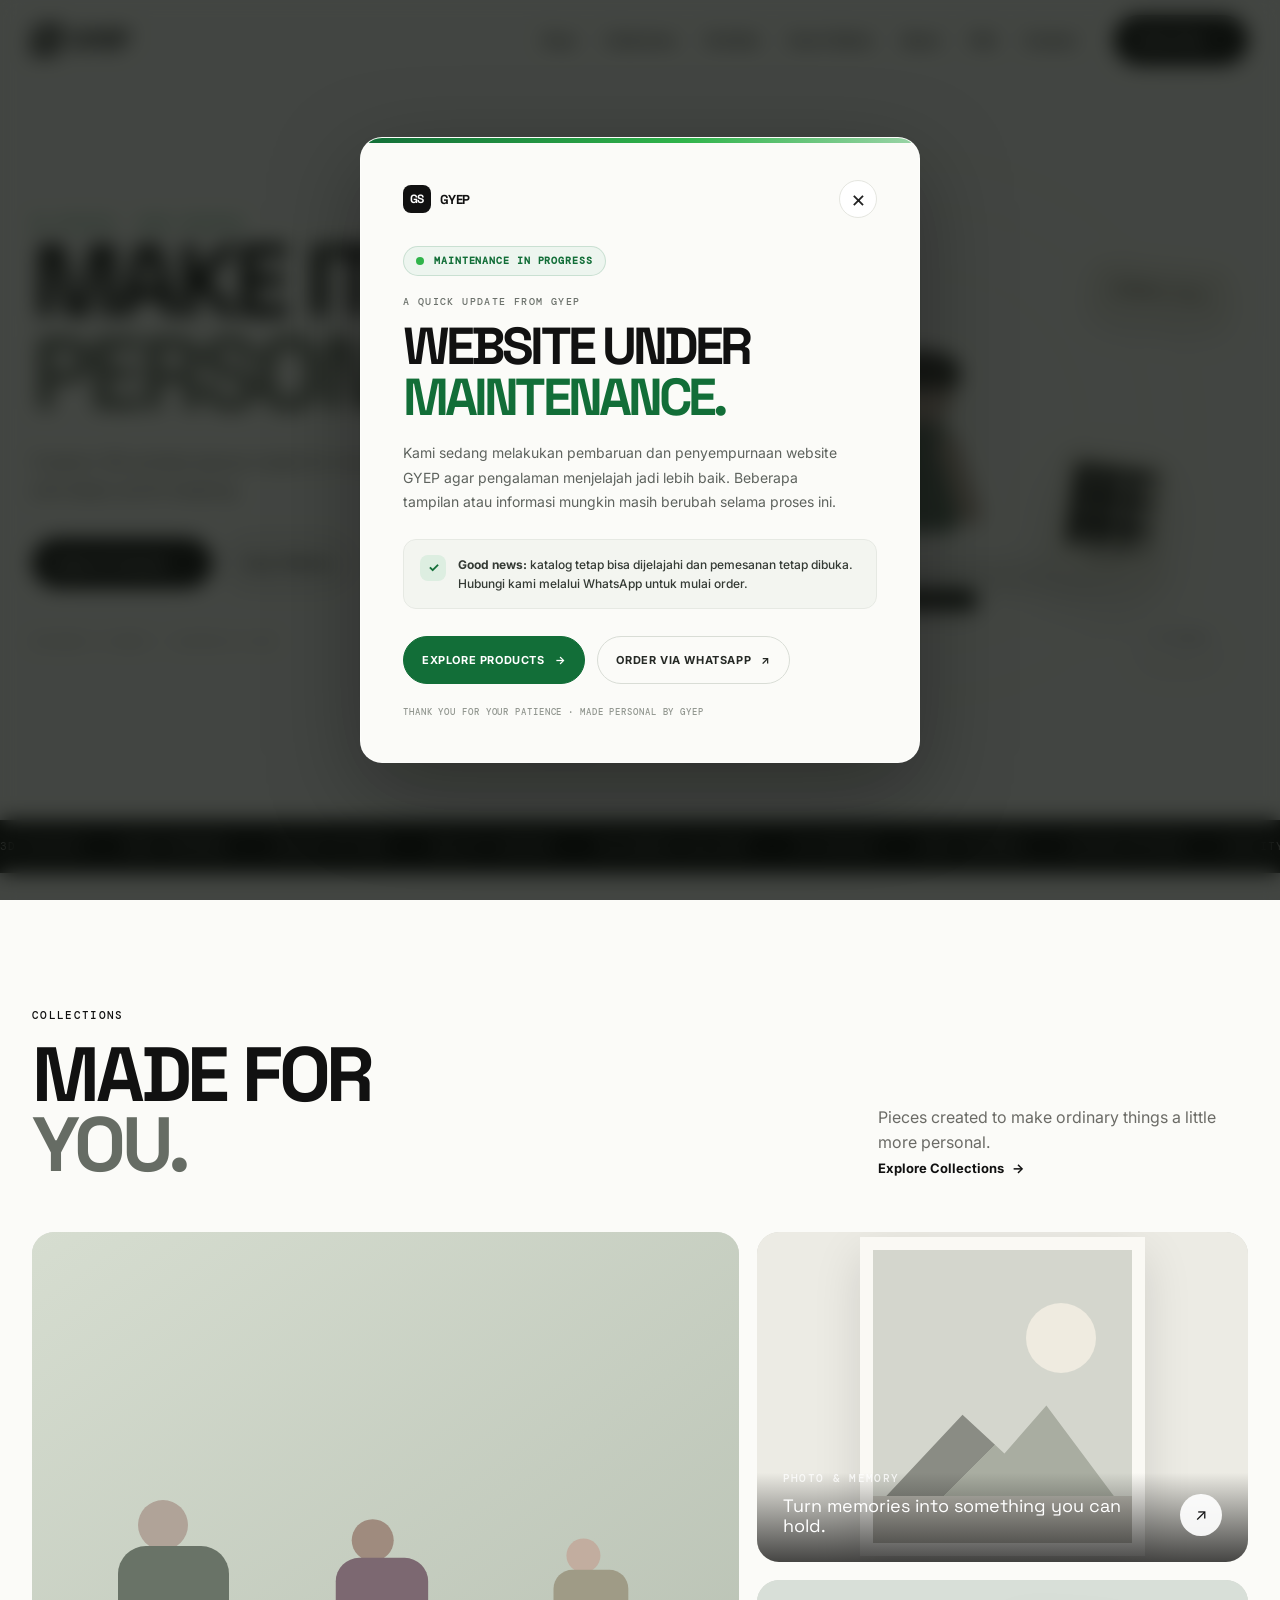
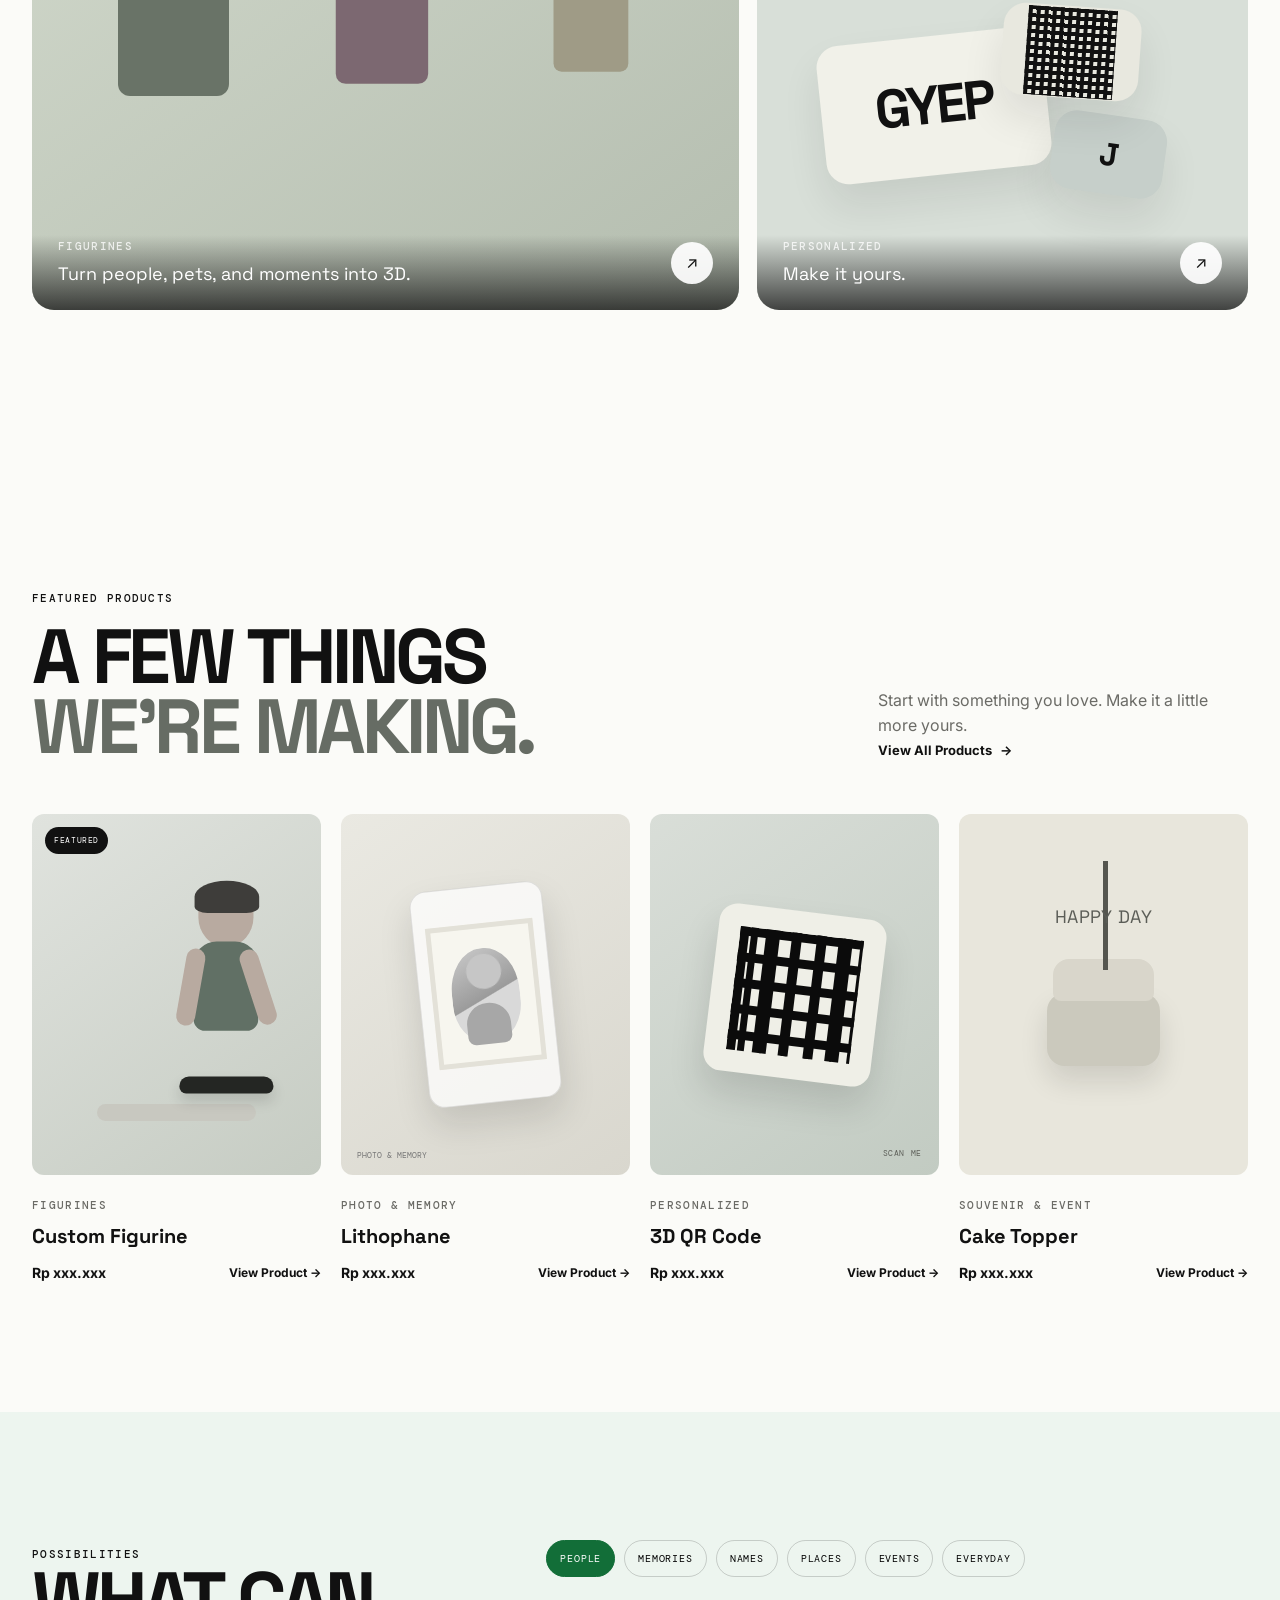
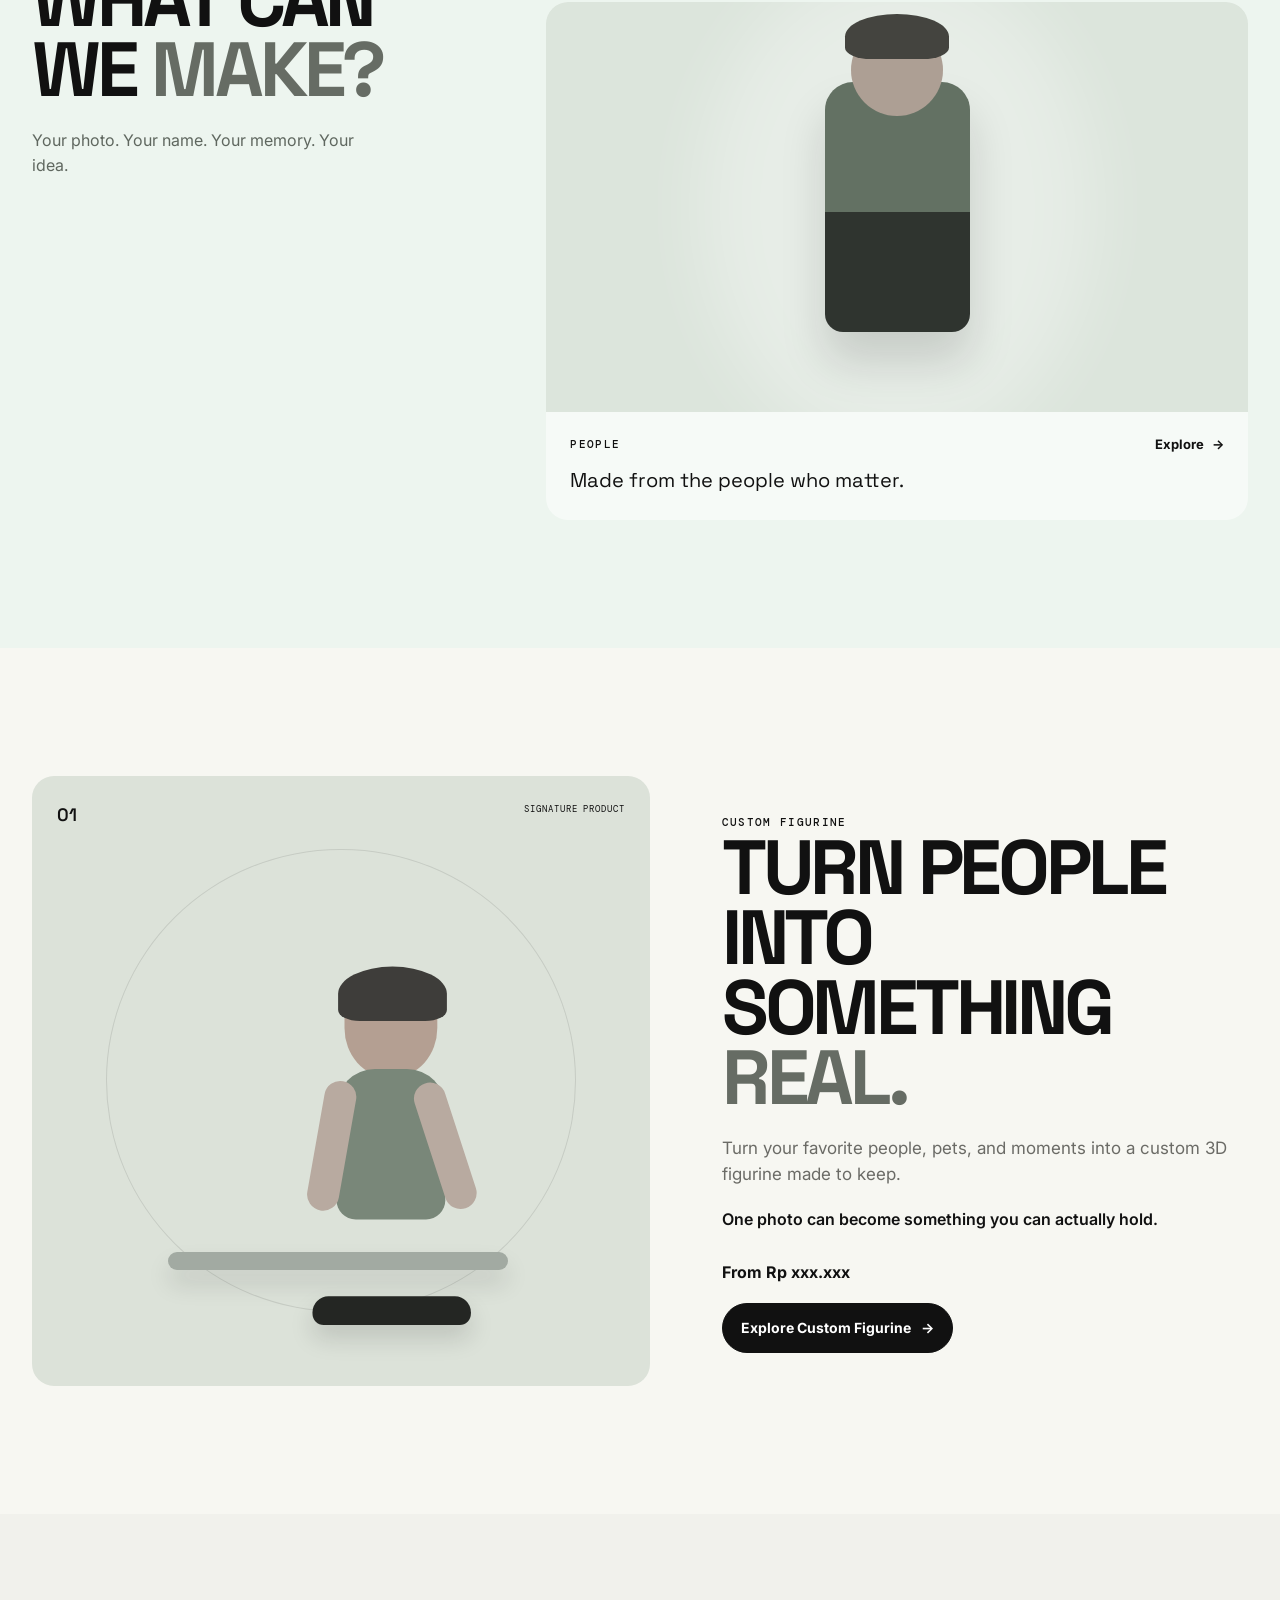
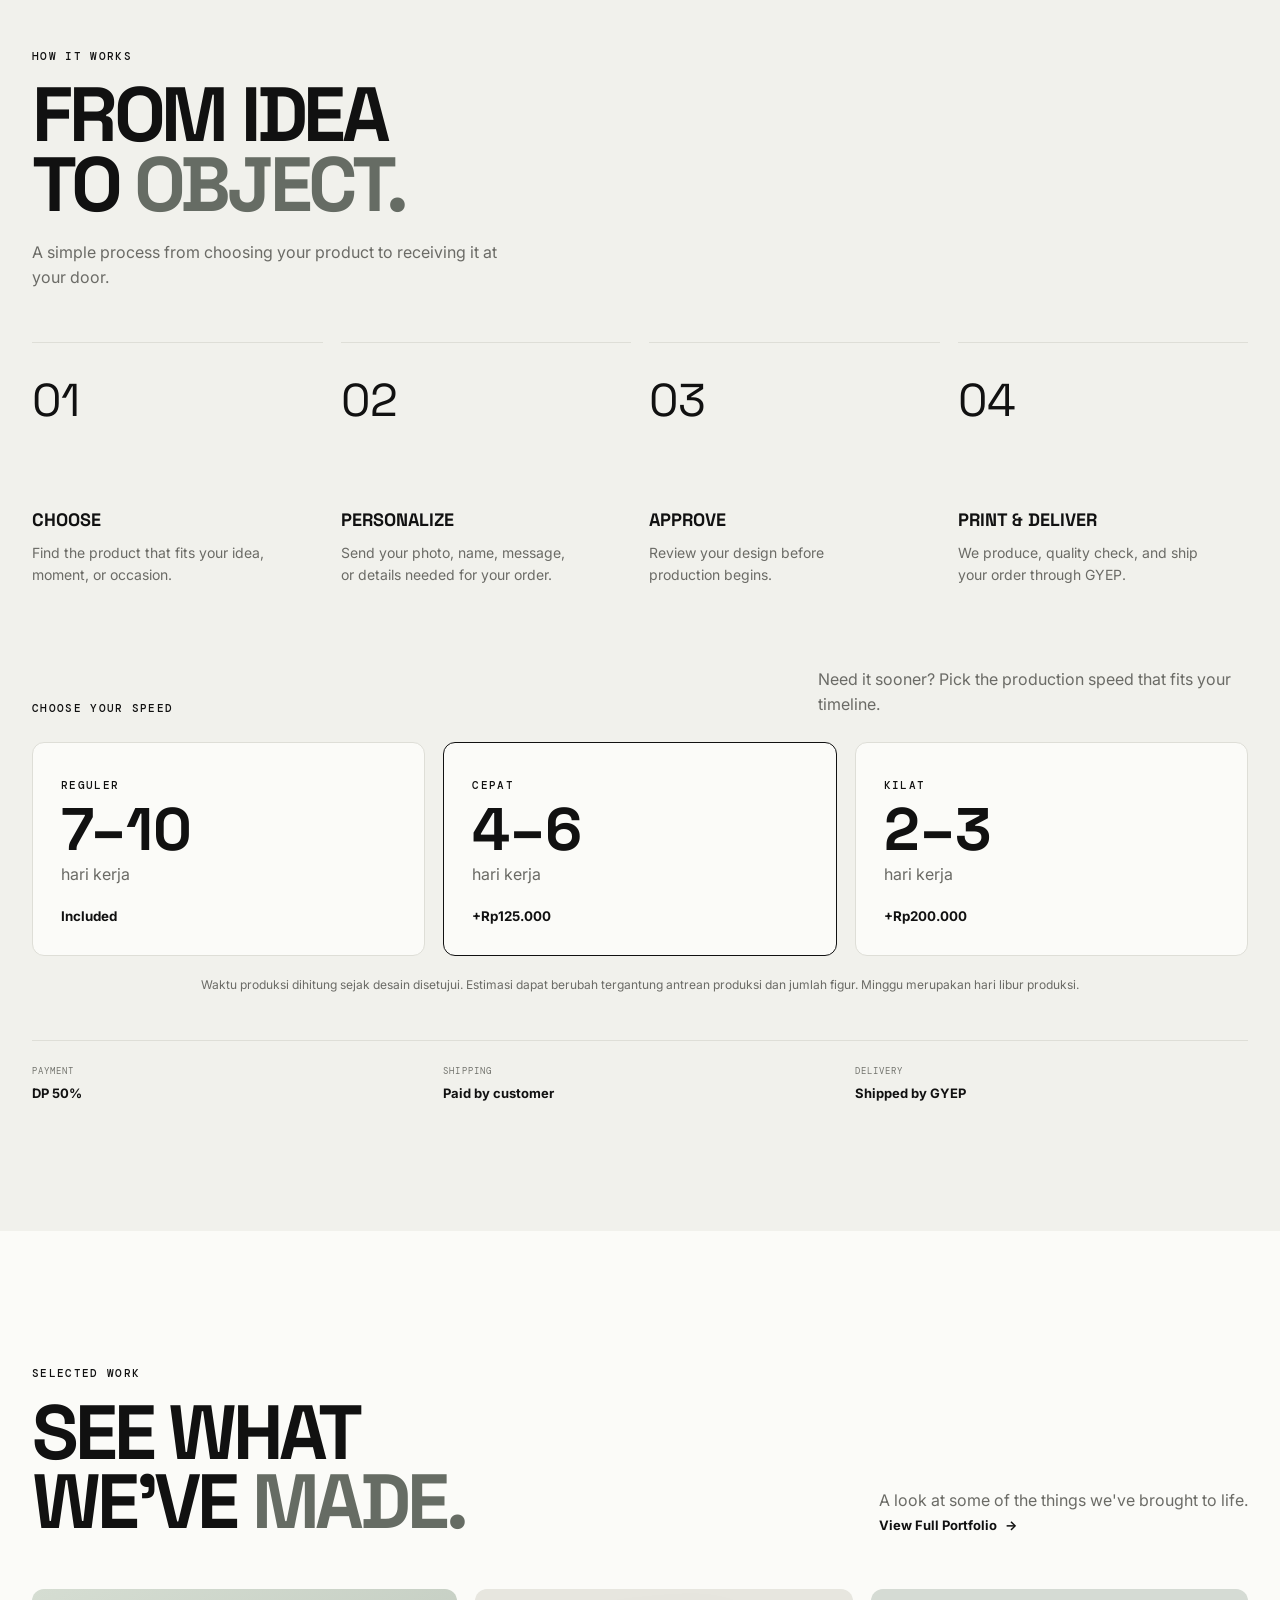
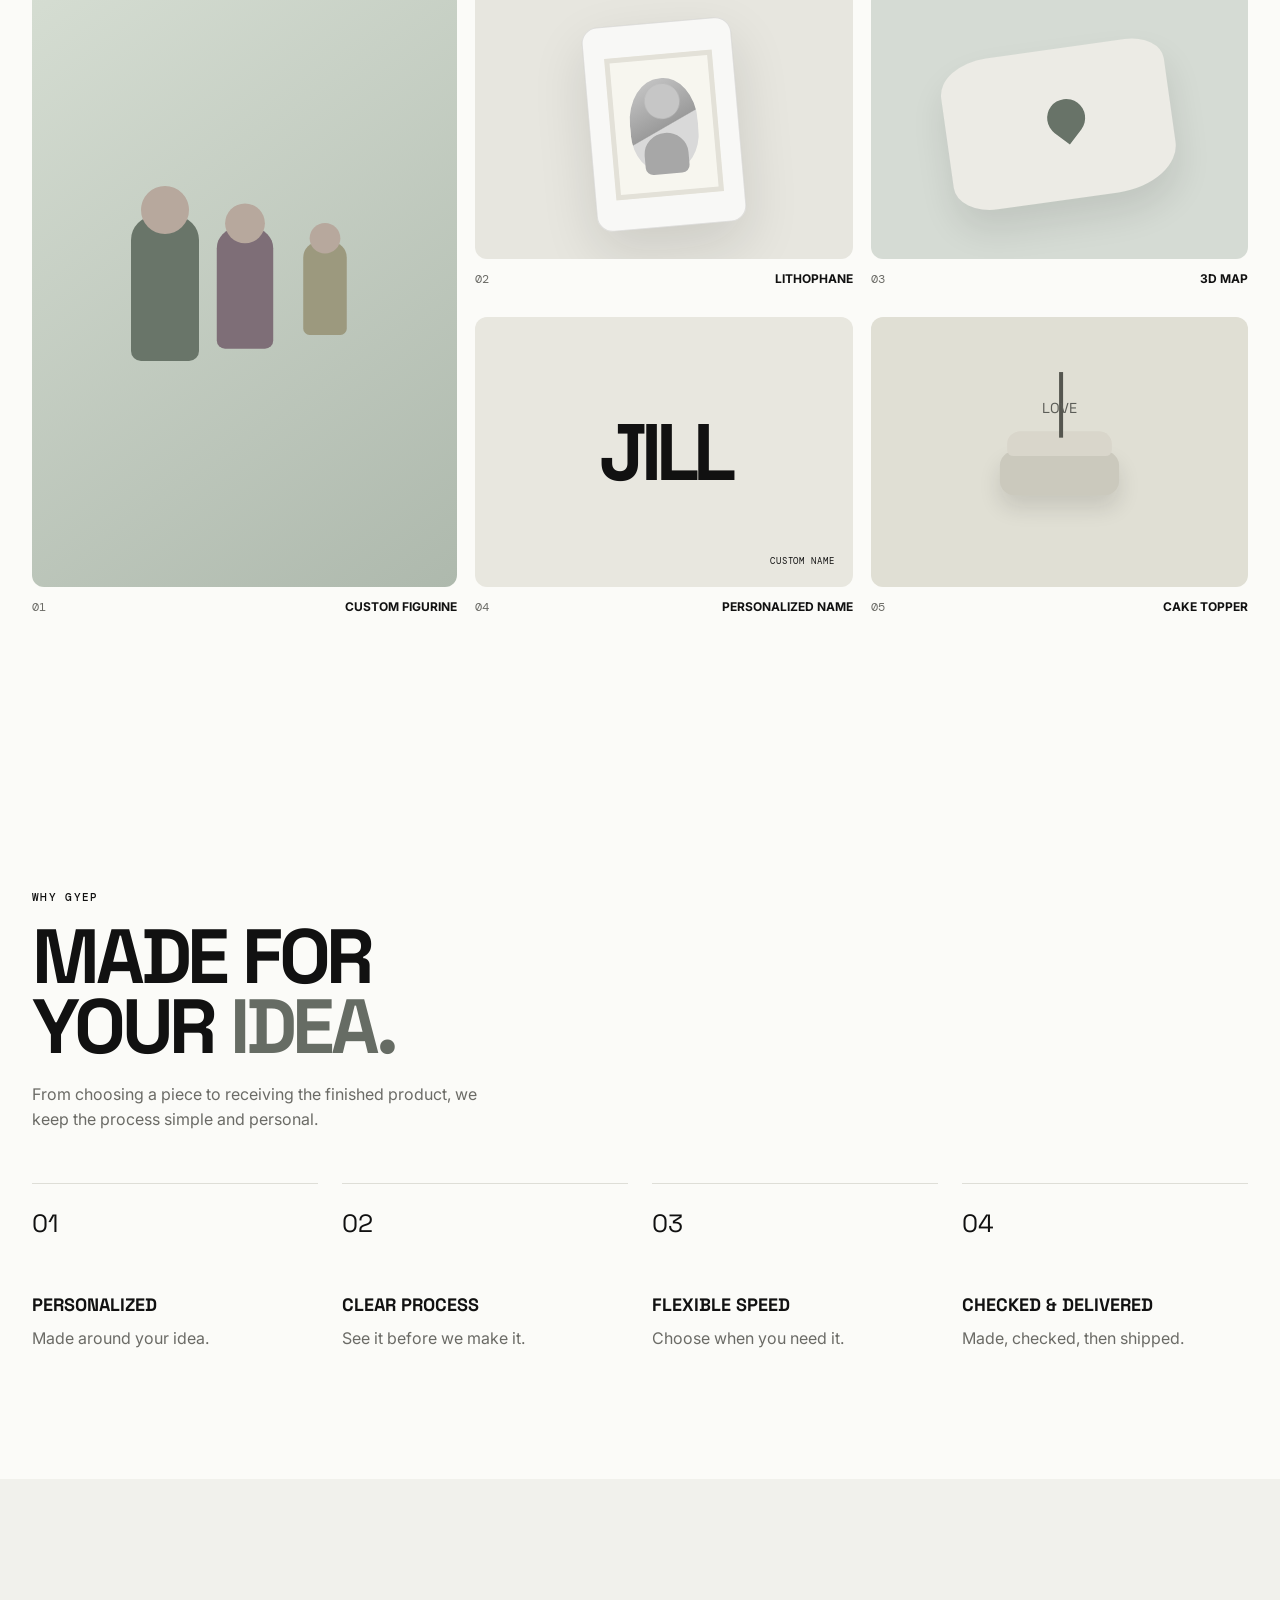
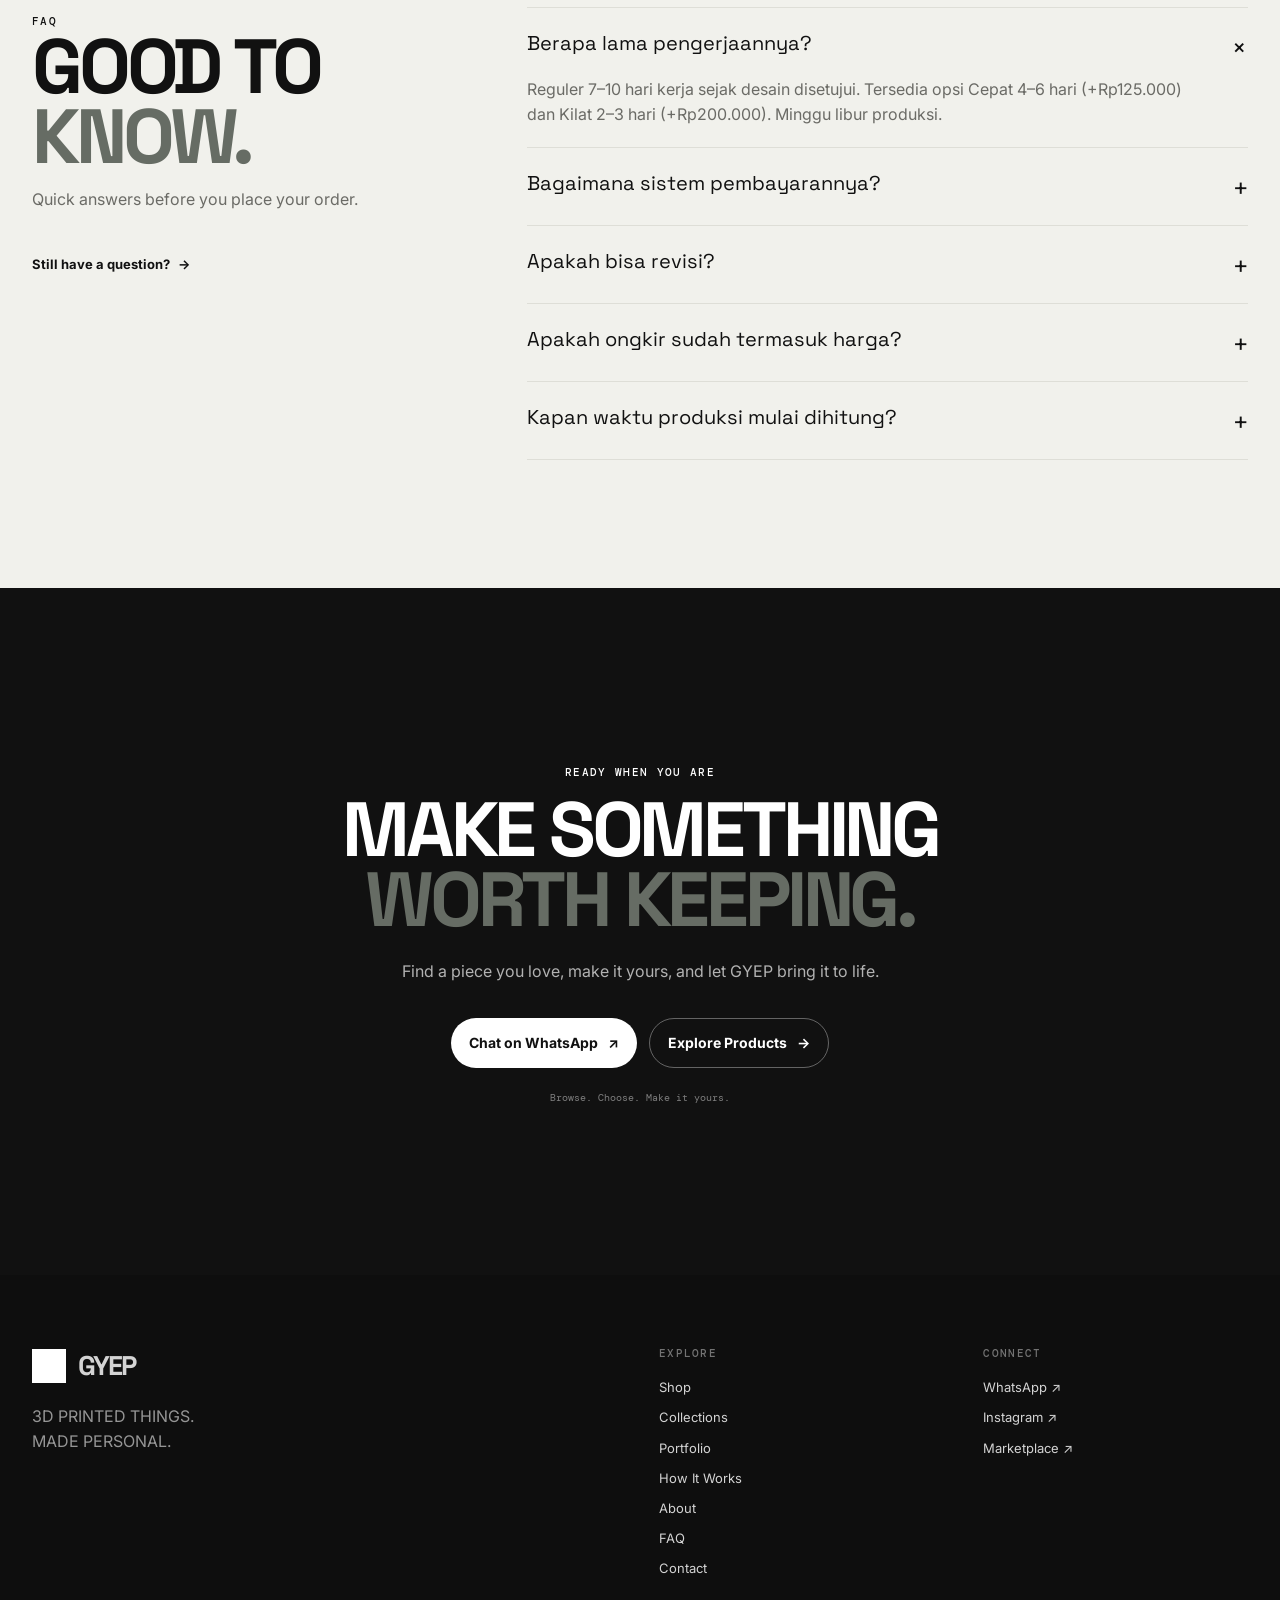
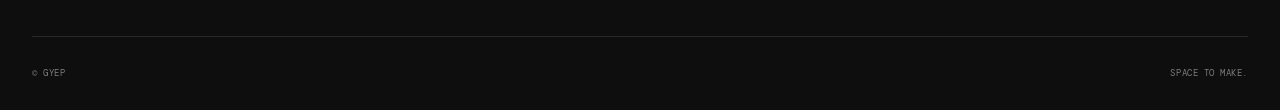
<file: index.html>
<!doctype html>
<html lang="id">
<head>
  <meta charset="utf-8">
  <meta name="viewport" content="width=device-width, initial-scale=1">
  <meta name="theme-color" content="#111111">
  <meta name="robots" content="index,follow">
  <meta name="description" content="GYEP - 3D printed things made personal.">
  <title>GYEP - Make It Personal.</title>
  <link rel="icon" href="assets/logo/gyep-monogram-black.png" type="image/png">

  <link rel="preconnect" href="https://fonts.gstatic.com" crossorigin>
  <link href="https://fonts.googleapis.com/css2?family=DM+Mono:wght@400;500&family=Inter:wght@400;500;600;700&family=Space+Grotesk:wght@500;600;700&display=swap" rel="stylesheet">
  <link rel="stylesheet" href="css/style.css">
  <link rel="stylesheet" href="css/maintenance-modal.css">
</head>
<body>
  <a class="skip-link" href="#main-content">Skip to content</a>
  <header class="site-header" data-header>
    <div class="container nav-wrap">
      <a class="brand" href="index.html" aria-label="GYEP Home">
        <img src="assets/logo/gyep-monogram-black.png" alt="" class="brand-mark" decoding="async">
        <span>GYEP</span>
      </a>
      <nav class="desktop-nav" aria-label="Main navigation">
        <a href="shop.html">Shop</a>
        <a href="index.html#collections">Collections</a>
        <a href="portfolio.html">Portfolio</a>
        <a href="how-it-works.html">How It Works</a>
        <a href="about.html">About</a>
        <a href="faq.html">FAQ</a>
        <a href="contact.html">Contact</a>
      </nav>
      <a class="btn btn-dark btn-nav" href="https://wa.me/6280000000000" target="_blank" rel="noopener">Order Now <span>↗</span></a>
      <button class="menu-toggle" type="button" aria-label="Open menu" aria-expanded="false" aria-controls="mobileMenu" data-menu-toggle>
        <span></span><span></span><span></span>
      </button>
    </div>
    <div class="mobile-menu" id="mobileMenu" data-mobile-menu>
      <a href="shop.html">Shop</a>
      <a href="index.html#collections">Collections</a>
      <a href="portfolio.html">Portfolio</a>
      <a href="how-it-works.html">How It Works</a>
      <a href="about.html">About</a>
      <a href="faq.html">FAQ</a>
      <a href="contact.html">Contact</a>
      <a class="btn btn-dark" href="https://wa.me/6280000000000" target="_blank" rel="noopener">Order Now <span>↗</span></a>
    </div>
  </header>

  <main id="top">
    <section class="hero">
      <div class="container hero-grid">
        <div class="hero-copy reveal">
          <div class="eyebrow">3D PRINTED · MADE PERSONAL</div>
          <h1>MAKE IT<br><em>PERSONAL.</em></h1>
          <p>Custom 3D printed pieces made for moments, people, and ideas worth keeping.</p>
          <div class="hero-actions">
            <a class="btn btn-dark" href="#shop">Explore Products <span>→</span></a>
            <a class="btn btn-outline" href="#how-it-works">How It Works</a>
          </div>
          <div class="hero-meta">
            <span>DESIGNED TO ORDER</span>
            <span class="dot"></span>
            <span>SHIPPED BY GYEP</span>
          </div>
        </div>

        <div class="hero-stage reveal delay-1">
          <div class="hero-note note-a">MADE PERSONAL</div>
          <div class="hero-note note-b">3D PRINTED</div>
          <div class="hero-ring"></div>
          <div class="product-scene scene-hero">
            <div class="scene-shadow"></div>
            <div class="mini-figure mini-figure-main">
              <div class="head"></div><div class="hair"></div>
              <div class="body"></div><div class="arm left"></div><div class="arm right"></div>
              <div class="base"></div>
            </div>
            <div class="litho-card">
              <div class="litho-shape">
                <div class="litho-photo"></div>
              </div>
              <span>LITHOPHANE</span>
            </div>
            <div class="name-plate">
              <span>JHON &amp; JILL</span>
            </div>
            <div class="qr-piece">
              <div class="qr-pattern"></div>
              <span>SCAN ME</span>
            </div>
          </div>
        </div>
      </div>
      <div class="container hero-foot">
        <span>DISCOVER</span>
        <span class="scroll-line"></span>
        <span>01 / 11</span>
      </div>
    </section>

    <section class="ticker" aria-label="GYEP highlights">
      <div class="ticker-track">
        <span>3D PRINTED</span><b>·</b>
        <span>MADE PERSONAL</span><b>·</b>
        <span>CUSTOM OPTIONS</span><b>·</b>
        <span>QUALITY CHECKED</span><b>·</b>
        <span>NATIONWIDE DELIVERY</span><b>·</b>
        <span>3D PRINTED</span><b>·</b>
        <span>MADE PERSONAL</span><b>·</b>
        <span>CUSTOM OPTIONS</span><b>·</b>
        <span>QUALITY CHECKED</span><b>·</b>
        <span>NATIONWIDE DELIVERY</span>
      </div>
    </section>

    <section class="section collections" id="collections">
      <div class="container">
        <div class="section-intro split reveal">
          <div>
            <span class="eyebrow">COLLECTIONS</span>
            <h2>MADE FOR<br><em>YOU.</em></h2>
          </div>
          <div class="intro-right">
            <p>Pieces created to make ordinary things a little more personal.</p>
            <a class="text-link" href="#shop">Explore Collections <span>→</span></a>
          </div>
        </div>

        <div class="collection-grid">
          <a class="collection-card large reveal" href="#shop">
            <div class="collection-art art-figure">
              <div class="figure-row">
                <div class="figure-person person-1"></div>
                <div class="figure-person person-2"></div>
                <div class="figure-person person-3"></div>
              </div>
            </div>
            <div class="card-caption">
              <div>
                <span class="eyebrow">FIGURINES</span>
                <p>Turn people, pets, and moments into 3D.</p>
              </div>
              <span class="round-arrow">↗</span>
            </div>
          </a>

          <a class="collection-card reveal delay-1" href="#shop">
            <div class="collection-art art-memory">
              <div class="memory-frame">
                <div class="sun"></div><div class="mountain"></div><div class="memory-line"></div>
              </div>
            </div>
            <div class="card-caption">
              <div>
                <span class="eyebrow">PHOTO &amp; MEMORY</span>
                <p>Turn memories into something you can hold.</p>
              </div>
              <span class="round-arrow">↗</span>
            </div>
          </a>

          <a class="collection-card reveal delay-2" href="#shop">
            <div class="collection-art art-personalized">
              <div class="personal-object">GYEP</div>
              <div class="personal-object small">J</div>
              <div class="personal-object qr-mini"></div>
            </div>
            <div class="card-caption">
              <div>
                <span class="eyebrow">PERSONALIZED</span>
                <p>Make it yours.</p>
              </div>
              <span class="round-arrow">↗</span>
            </div>
          </a>

          <a class="collection-card reveal delay-3" href="#shop">
            <div class="collection-art art-home">
              <div class="vase"></div>
              <div class="organizer">
                <span></span><span></span><span></span>
              </div>
            </div>
            <div class="card-caption">
              <div>
                <span class="eyebrow">HOME &amp; DESK</span>
                <p>Designed for the spaces you live in.</p>
              </div>
              <span class="round-arrow">↗</span>
            </div>
          </a>
        </div>
      </div>
    </section>

    <section class="section products" id="shop">
      <div class="container">
        <div class="section-intro split reveal">
          <div>
            <span class="eyebrow">FEATURED PRODUCTS</span>
            <h2>A FEW THINGS<br><em>WE'RE MAKING.</em></h2>
          </div>
          <div class="intro-right">
            <p>Start with something you love. Make it a little more yours.</p>
            <a class="text-link" href="#shop">View All Products <span>→</span></a>
          </div>
        </div>

        <div class="product-grid">
          <article class="product-card reveal">
            <a class="product-image product-figure" href="#cta" aria-label="Custom Figurine">
              <span class="badge">FEATURED</span>
              <div class="desk-base"></div>
              <div class="mini-figure mini-figure-card">
                <div class="head"></div><div class="hair"></div><div class="body"></div>
                <div class="arm left"></div><div class="arm right"></div><div class="base"></div>
              </div>
            </a>
            <div class="product-info">
              <span class="eyebrow">FIGURINES</span>
              <h3>Custom Figurine</h3>
              <div class="product-bottom"><strong>Rp xxx.xxx</strong><a href="#cta">View Product →</a></div>
            </div>
          </article>

          <article class="product-card reveal delay-1">
            <a class="product-image product-litho" href="#cta" aria-label="Lithophane">
              <div class="litho-card large-litho">
                <div class="litho-shape"><div class="litho-photo alt"></div></div>
              </div>
              <span class="image-label">PHOTO &amp; MEMORY</span>
            </a>
            <div class="product-info">
              <span class="eyebrow">PHOTO &amp; MEMORY</span>
              <h3>Lithophane</h3>
              <div class="product-bottom"><strong>Rp xxx.xxx</strong><a href="#cta">View Product →</a></div>
            </div>
          </article>

          <article class="product-card reveal delay-2">
            <a class="product-image product-qr" href="#cta" aria-label="3D QR Code">
              <div class="qr-frame">
                <div class="qr-pattern big"></div>
              </div>
              <span class="qr-caption">SCAN ME</span>
            </a>
            <div class="product-info">
              <span class="eyebrow">PERSONALIZED</span>
              <h3>3D QR Code</h3>
              <div class="product-bottom"><strong>Rp xxx.xxx</strong><a href="#cta">View Product →</a></div>
            </div>
          </article>

          <article class="product-card reveal delay-3">
            <a class="product-image product-topper" href="#cta" aria-label="Cake Topper">
              <div class="cake">
                <div class="cake-tier"></div><div class="cake-top"></div>
                <div class="topper-stick"></div><div class="topper-text">HAPPY DAY</div>
              </div>
            </a>
            <div class="product-info">
              <span class="eyebrow">SOUVENIR &amp; EVENT</span>
              <h3>Cake Topper</h3>
              <div class="product-bottom"><strong>Rp xxx.xxx</strong><a href="#cta">View Product →</a></div>
            </div>
          </article>
        </div>
      </div>
    </section>

    <section class="section possibilities">
      <div class="container possibilities-wrap">
        <div class="possibilities-copy reveal">
          <span class="eyebrow">POSSIBILITIES</span>
          <h2>WHAT CAN<br>WE <em>MAKE?</em></h2>
          <p>Your photo. Your name. Your memory. Your idea.</p>
        </div>

        <div class="possibilities-demo reveal delay-1">
          <div class="tab-row" role="tablist">
            <button class="tab is-active" data-key="people">PEOPLE</button>
            <button class="tab" data-key="memories">MEMORIES</button>
            <button class="tab" data-key="names">NAMES</button>
            <button class="tab" data-key="places">PLACES</button>
            <button class="tab" data-key="events">EVENTS</button>
            <button class="tab" data-key="everyday">EVERYDAY</button>
          </div>

          <div class="possibility-card">
            <div class="possibility-art" id="possibilityArt">
              <div class="art-spotlight"></div>
              <div class="possibility-figure" id="possibilityObject"></div>
            </div>
            <div class="possibility-caption">
              <span class="eyebrow" id="possibilityLabel">PEOPLE</span>
              <p id="possibilityText">Made from the people who matter.</p>
              <a class="text-link" href="#shop">Explore <span>→</span></a>
            </div>
          </div>
        </div>
      </div>
    </section>

    <section class="section signature">
      <div class="container signature-grid">
        <div class="signature-art reveal">
          <div class="signature-number">01</div>
          <div class="signature-tag">SIGNATURE PRODUCT</div>
          <div class="signature-figure-wrap">
            <div class="signature-platform"></div>
            <div class="mini-figure mini-figure-signature">
              <div class="head"></div><div class="hair"></div><div class="body"></div>
              <div class="arm left"></div><div class="arm right"></div><div class="base"></div>
            </div>
          </div>
        </div>

        <div class="signature-copy reveal delay-1">
          <span class="eyebrow">CUSTOM FIGURINE</span>
          <h2>TURN PEOPLE<br>INTO SOMETHING <em>REAL.</em></h2>
          <p>Turn your favorite people, pets, and moments into a custom 3D figurine made to keep.</p>
          <span class="signature-quote">One photo can become something you can actually hold.</span>
          <div class="signature-actions">
            <strong>From Rp xxx.xxx</strong>
            <a class="btn btn-dark" href="#cta">Explore Custom Figurine <span>→</span></a>
          </div>
        </div>
      </div>
    </section>

    <section class="section how-it-works" id="how-it-works">
      <div class="container">
        <div class="section-intro reveal">
          <span class="eyebrow">HOW IT WORKS</span>
          <h2>FROM IDEA<br>TO <em>OBJECT.</em></h2>
          <p>A simple process from choosing your product to receiving it at your door.</p>
        </div>

        <div class="steps-grid">
          <article class="step reveal">
            <span class="step-num">01</span>
            <div>
              <h3>CHOOSE</h3>
              <p>Find the product that fits your idea, moment, or occasion.</p>
            </div>
          </article>
          <article class="step reveal delay-1">
            <span class="step-num">02</span>
            <div>
              <h3>PERSONALIZE</h3>
              <p>Send your photo, name, message, or details needed for your order.</p>
            </div>
          </article>
          <article class="step reveal delay-2">
            <span class="step-num">03</span>
            <div>
              <h3>APPROVE</h3>
              <p>Review your design before production begins.</p>
            </div>
          </article>
          <article class="step reveal delay-3">
            <span class="step-num">04</span>
            <div>
              <h3>PRINT &amp; DELIVER</h3>
              <p>We produce, quality check, and ship your order through GYEP.</p>
            </div>
          </article>
        </div>

        <div class="speed-section reveal">
          <div class="speed-heading">
            <span class="eyebrow">CHOOSE YOUR SPEED</span>
            <p>Need it sooner? Pick the production speed that fits your timeline.</p>
          </div>
          <div class="speed-grid">
            <article class="speed-card">
              <span class="eyebrow">REGULER</span>
              <strong>7–10</strong>
              <p>hari kerja</p>
              <small>Included</small>
            </article>
            <article class="speed-card featured">
              <span class="eyebrow">CEPAT</span>
              <strong>4–6</strong>
              <p>hari kerja</p>
              <small>+Rp125.000</small>
            </article>
            <article class="speed-card">
              <span class="eyebrow">KILAT</span>
              <strong>2–3</strong>
              <p>hari kerja</p>
              <small>+Rp200.000</small>
            </article>
          </div>
          <p class="speed-note">Waktu produksi dihitung sejak desain disetujui. Estimasi dapat berubah tergantung antrean produksi dan jumlah figur. Minggu merupakan hari libur produksi.</p>
        </div>

        <div class="mini-rules reveal">
          <div><span>PAYMENT</span><strong>DP 50%</strong></div>
          <div><span>SHIPPING</span><strong>Paid by customer</strong></div>
          <div><span>DELIVERY</span><strong>Shipped by GYEP</strong></div>
        </div>
      </div>
    </section>

    <section class="section portfolio" id="portfolio">
      <div class="container">
        <div class="section-intro split reveal">
          <div>
            <span class="eyebrow">SELECTED WORK</span>
            <h2>SEE WHAT<br>WE'VE <em>MADE.</em></h2>
          </div>
          <div class="intro-right">
            <p>A look at some of the things we've brought to life.</p>
            <a class="text-link" href="portfolio.html">View Full Portfolio <span>→</span></a>
          </div>
        </div>

        <div class="portfolio-grid">
          <div class="portfolio-item tall reveal">
            <div class="portfolio-art portfolio-01">
              <div class="portfolio-figurines"><span></span><span></span><span></span></div>
            </div>
            <div class="portfolio-caption"><span>01</span><strong>CUSTOM FIGURINE</strong></div>
          </div>
          <div class="portfolio-item reveal delay-1">
            <div class="portfolio-art portfolio-02"><div class="litho-card portfolio-litho"><div class="litho-shape"><div class="litho-photo"></div></div></div></div>
            <div class="portfolio-caption"><span>02</span><strong>LITHOPHANE</strong></div>
          </div>
          <div class="portfolio-item reveal delay-2">
            <div class="portfolio-art portfolio-03"><div class="map-shape"><div class="map-pin"></div></div></div>
            <div class="portfolio-caption"><span>03</span><strong>3D MAP</strong></div>
          </div>
          <div class="portfolio-item reveal delay-1">
            <div class="portfolio-art portfolio-04"><div class="name-block">JILL</div><div class="mini-plaque">CUSTOM NAME</div></div>
            <div class="portfolio-caption"><span>04</span><strong>PERSONALIZED NAME</strong></div>
          </div>
          <div class="portfolio-item reveal delay-2">
            <div class="portfolio-art portfolio-05"><div class="cake mini"><div class="cake-tier"></div><div class="cake-top"></div><div class="topper-stick"></div><div class="topper-text">LOVE</div></div></div>
            <div class="portfolio-caption"><span>05</span><strong>CAKE TOPPER</strong></div>
          </div>
        </div>
      </div>
    </section>

    <section class="section why" id="why-gyep">
      <div class="container">
        <div class="section-intro reveal">
          <span class="eyebrow">WHY GYEP</span>
          <h2>MADE FOR<br>YOUR <em>IDEA.</em></h2>
          <p>From choosing a piece to receiving the finished product, we keep the process simple and personal.</p>
        </div>

        <div class="why-grid">
          <article class="why-card reveal"><span>01</span><h3>PERSONALIZED</h3><p>Made around your idea.</p></article>
          <article class="why-card reveal delay-1"><span>02</span><h3>CLEAR PROCESS</h3><p>See it before we make it.</p></article>
          <article class="why-card reveal delay-2"><span>03</span><h3>FLEXIBLE SPEED</h3><p>Choose when you need it.</p></article>
          <article class="why-card reveal delay-3"><span>04</span><h3>CHECKED &amp; DELIVERED</h3><p>Made, checked, then shipped.</p></article>
        </div>
      </div>
    </section>

    <section class="section faq" id="faq">
      <div class="container faq-grid">
        <div class="faq-intro reveal">
          <span class="eyebrow">FAQ</span>
          <h2>GOOD TO<br><em>KNOW.</em></h2>
          <p>Quick answers before you place your order.</p>
          <a class="text-link" href="#cta">Still have a question? <span>→</span></a>
        </div>

        <div class="faq-list reveal delay-1">
          <details open>
            <summary>Berapa lama pengerjaannya?<span>+</span></summary>
            <p>Reguler 7–10 hari kerja sejak desain disetujui. Tersedia opsi Cepat 4–6 hari (+Rp125.000) dan Kilat 2–3 hari (+Rp200.000). Minggu libur produksi.</p>
          </details>
          <details>
            <summary>Bagaimana sistem pembayarannya?<span>+</span></summary>
            <p>DP 50% dibayarkan di awal untuk memulai proses produksi. Pelunasan 50% mengikuti konfirmasi GYEP.</p>
          </details>
          <details>
            <summary>Apakah bisa revisi?<span>+</span></summary>
            <p>Revisi dilakukan pada tahap preview desain sebelum masuk produksi. Perubahan setelah approval dapat dikenakan biaya tambahan.</p>
          </details>
          <details>
            <summary>Apakah ongkir sudah termasuk harga?<span>+</span></summary>
            <p>Belum. Ongkir ditanggung customer dan mengikuti pilihan pengiriman saat pemesanan.</p>
          </details>
          <details>
            <summary>Kapan waktu produksi mulai dihitung?<span>+</span></summary>
            <p>Waktu produksi mulai dihitung setelah desain disetujui.</p>
          </details>
        </div>
      </div>
    </section>

    <section class="final-cta" id="cta">
      <div class="container cta-inner reveal">
        <span class="eyebrow">READY WHEN YOU ARE</span>
        <h2>MAKE SOMETHING<br><em>WORTH KEEPING.</em></h2>
        <p>Find a piece you love, make it yours, and let GYEP bring it to life.</p>
        <div class="hero-actions center">
          <a class="btn btn-light" href="https://wa.me/6280000000000" target="_blank" rel="noopener">Chat on WhatsApp <span>↗</span></a>
          <a class="btn btn-ghost" href="#shop">Explore Products <span>→</span></a>
        </div>
        <small>Browse. Choose. Make it yours.</small>
      </div>
    </section>
  </main>
  <footer class="site-footer">
    <div class="container footer-grid">
      <div class="footer-brand-block">
        <a class="footer-logo" href="index.html" aria-label="GYEP Home">
          <img src="assets/logo/gyep-monogram-white.png" alt="GYEP" class="footer-mark" decoding="async">
          <span class="brand-word">GYEP</span>
        </a>
        <p>3D PRINTED THINGS.<br>MADE PERSONAL.</p>
      </div>
      <div>
        <span class="eyebrow">EXPLORE</span>
        <a href="shop.html">Shop</a>
        <a href="index.html#collections">Collections</a>
        <a href="portfolio.html">Portfolio</a>
        <a href="how-it-works.html">How It Works</a>
        <a href="about.html">About</a>
        <a href="faq.html">FAQ</a>
        <a href="contact.html">Contact</a>
      </div>
      <div>
        <span class="eyebrow">CONNECT</span>
        <a href="https://wa.me/6280000000000" target="_blank" rel="noopener">WhatsApp ↗</a>
        <a href="contact.html#connect">Instagram ↗</a>
        <a href="contact.html#connect">Marketplace ↗</a>
      </div>
    </div>
    <div class="container footer-bottom">
      <span>© <span data-year></span> GYEP</span>
      <span>SPACE TO MAKE.</span>
    </div>
  </footer>

  <script src="js/main.js"></script>
  <script src="js/maintenance-modal.js"></script>
</body>
</html>
</file>
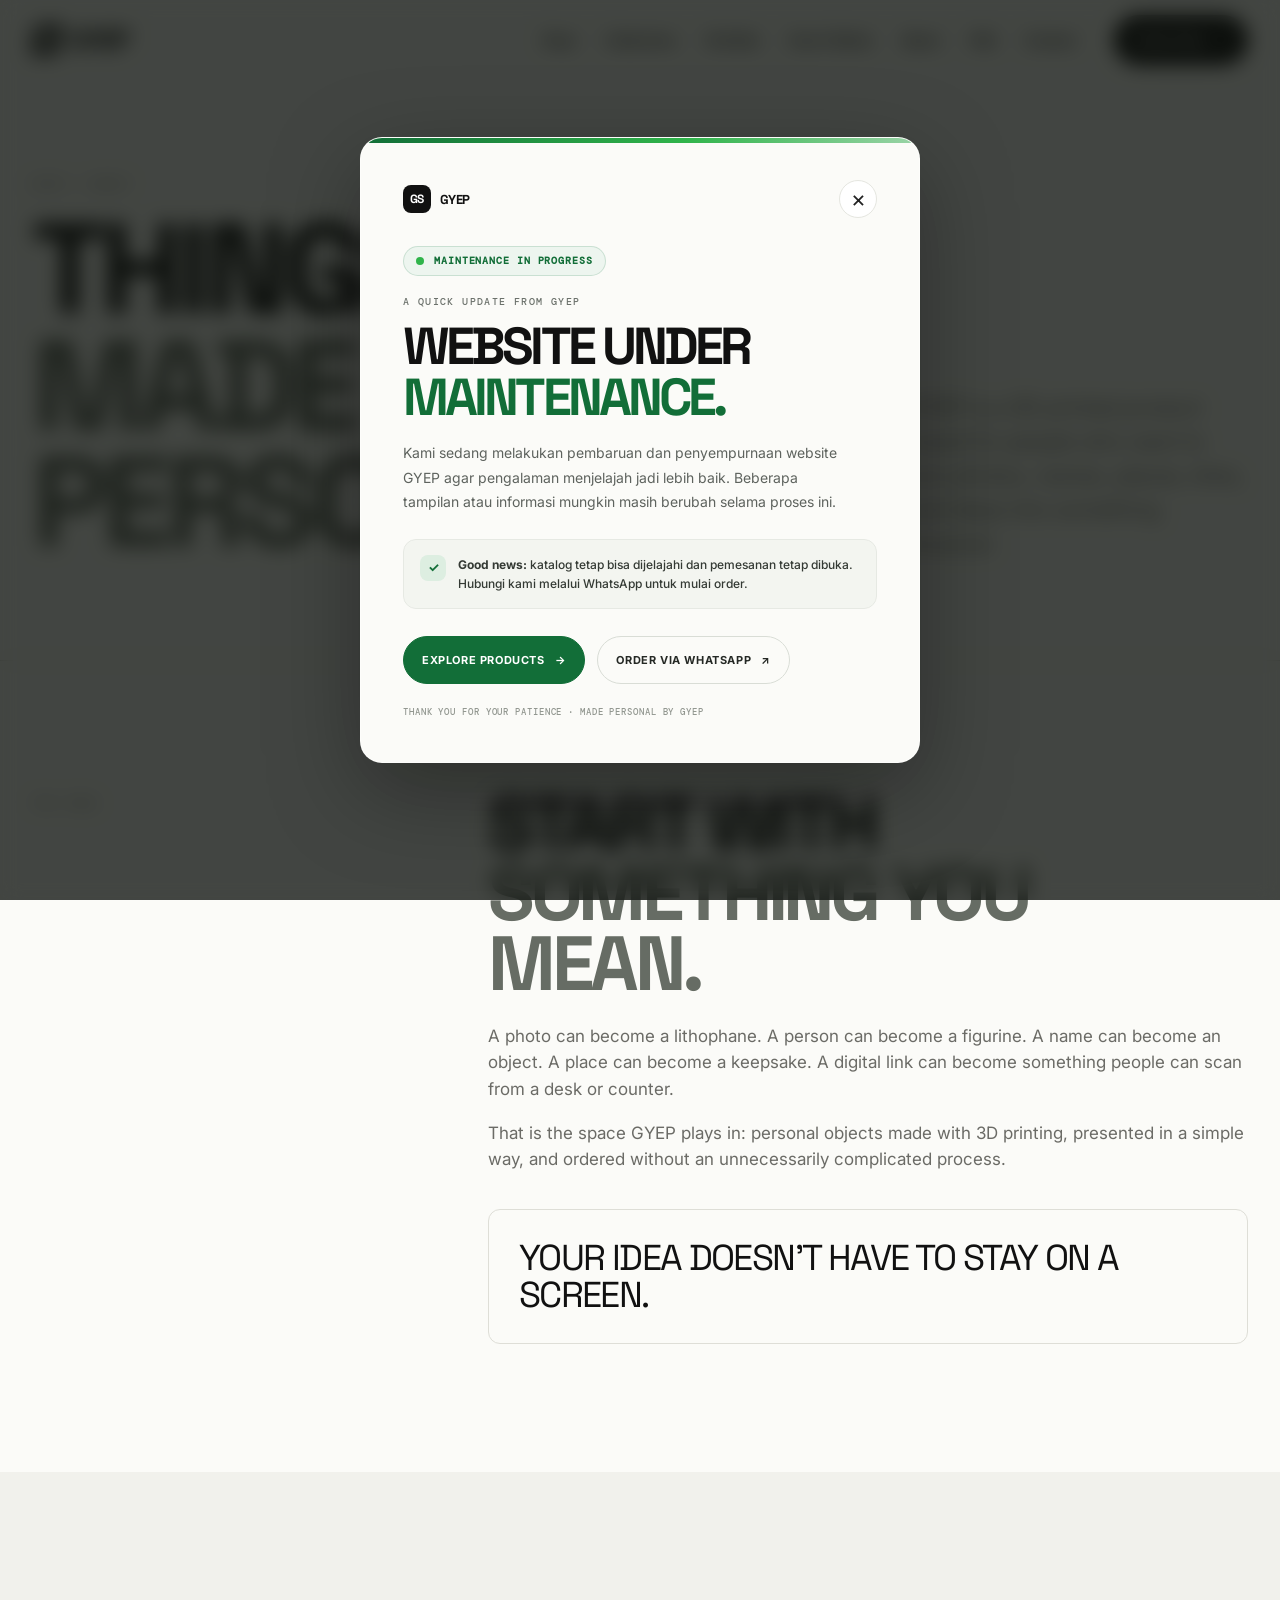
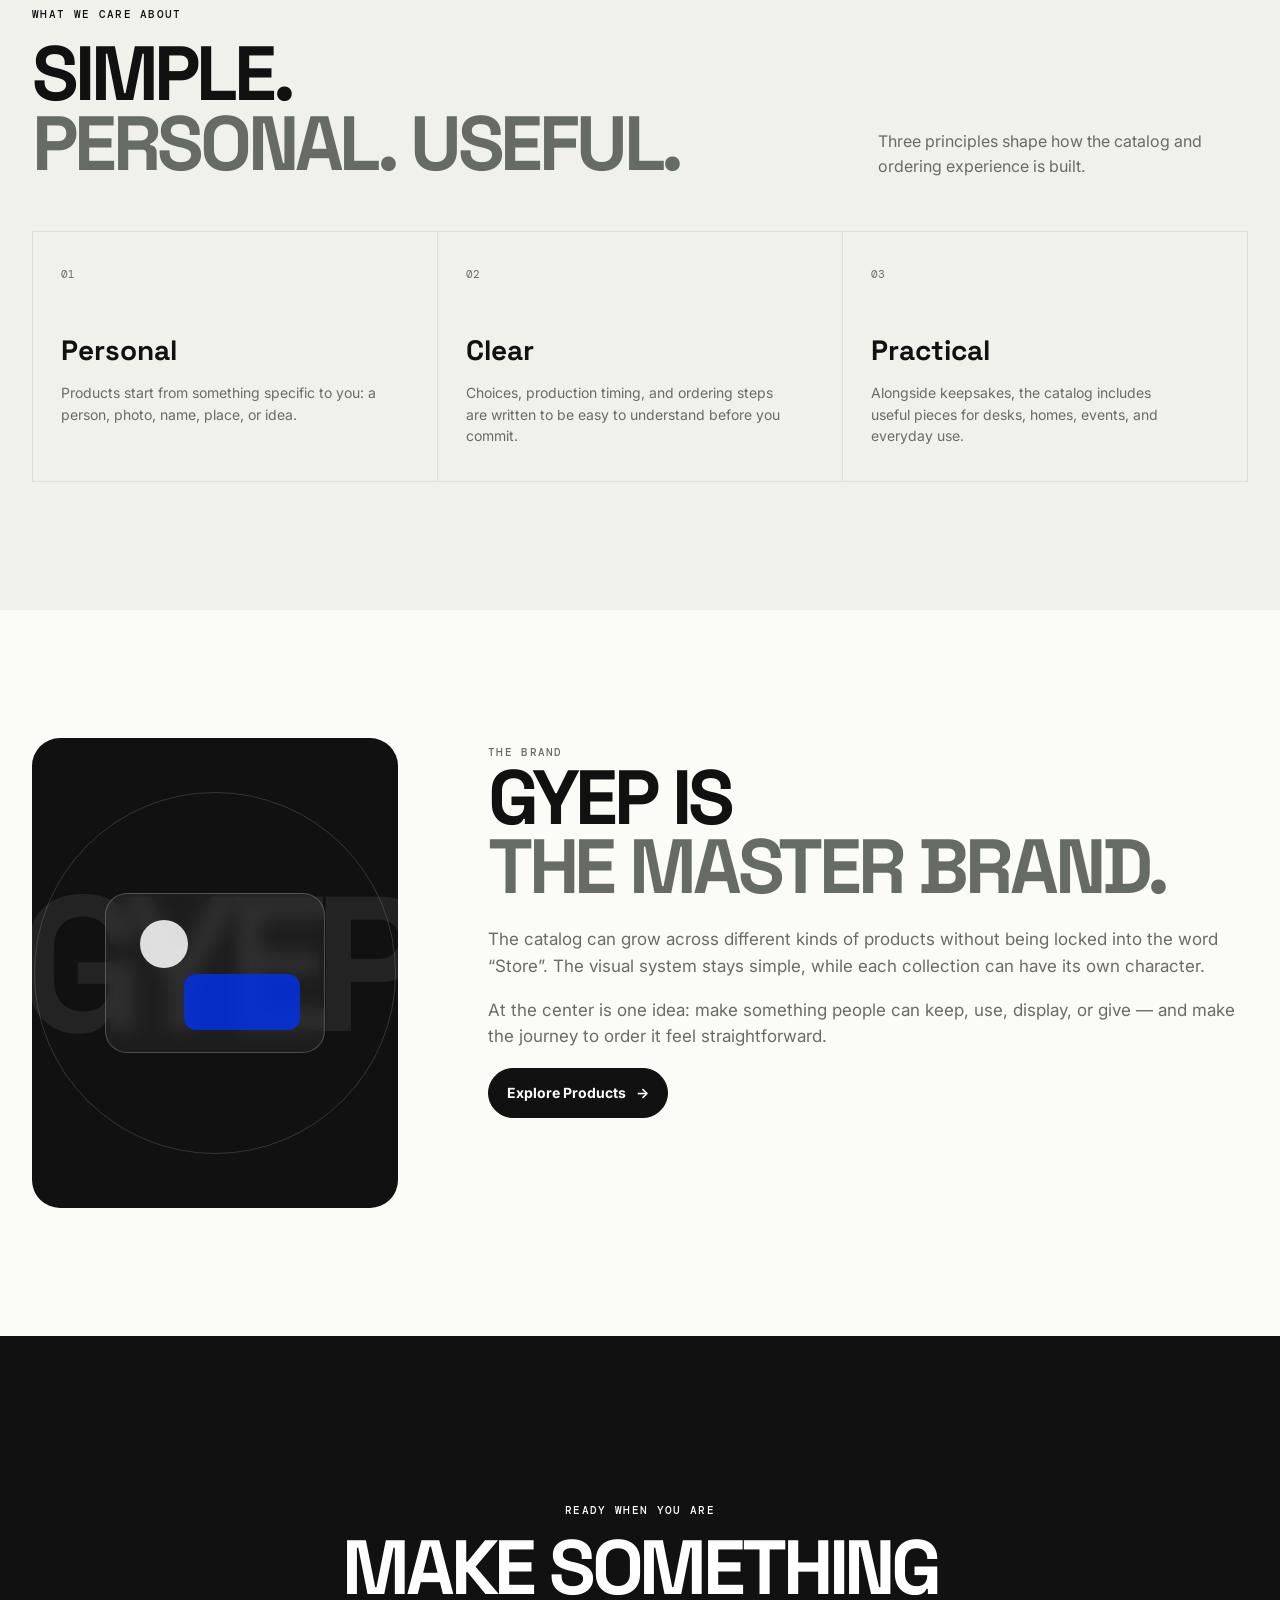
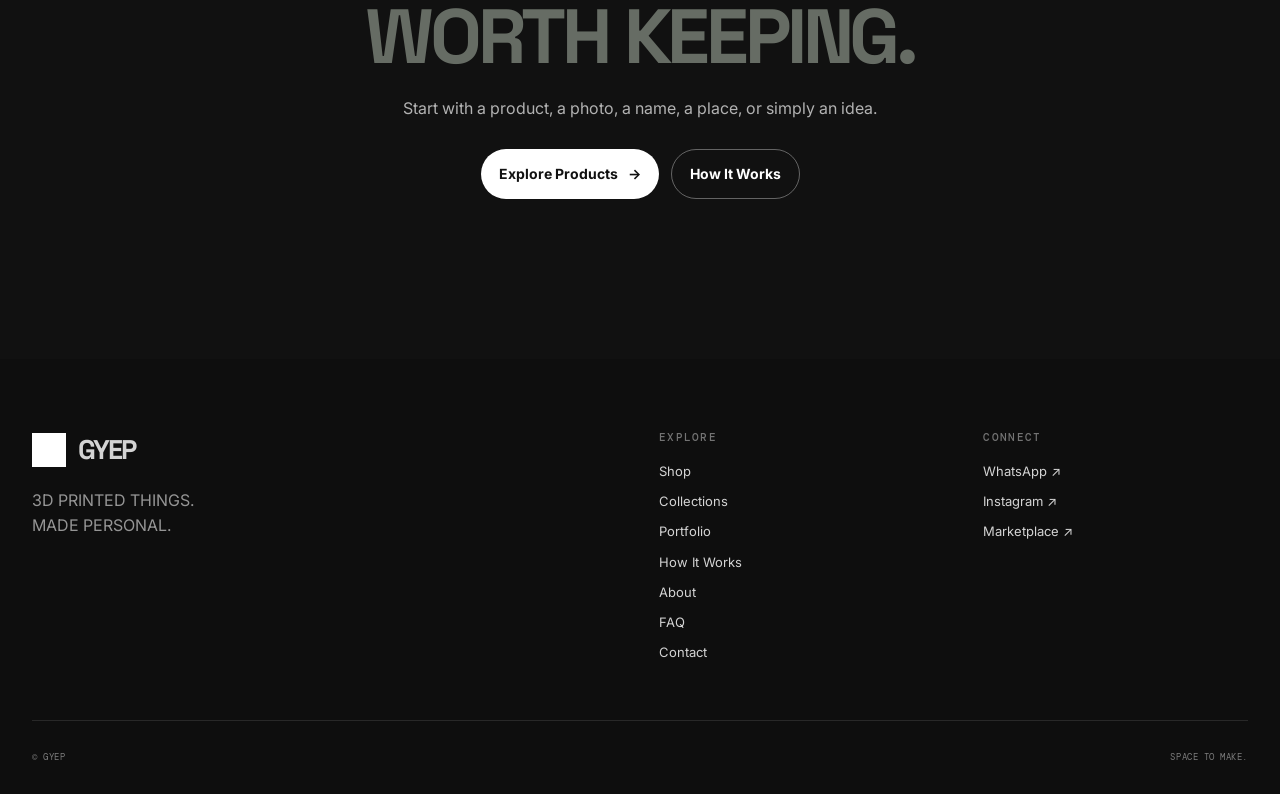
<file: about.html>
<!doctype html>
<html lang="id">
<head>
  <meta charset="utf-8">
  <meta name="viewport" content="width=device-width, initial-scale=1">
  <meta name="theme-color" content="#111111">
  <meta name="robots" content="index,follow">
  <meta name="description" content="Tentang GYEP — 3D printed things made personal.">
  <title>About — GYEP | Made Personal</title>
  <link rel="icon" type="image/png" href="assets/logo/gyep-monogram-black.png">
  <link rel="preconnect" href="https://fonts.googleapis.com">
  <link rel="preconnect" href="https://fonts.gstatic.com" crossorigin>
  <link href="https://fonts.googleapis.com/css2?family=DM+Mono:wght@400;500&family=Inter:wght@400;500;600;700&family=Space+Grotesk:wght@500;600;700&display=swap" rel="stylesheet">
  <link rel="stylesheet" href="css/style.css">
  <link rel="stylesheet" href="css/info-pages.css">
  <link rel="stylesheet" href="css/maintenance-modal.css">
</head>
<body class="info-page">
  <a class="skip-link" href="#main-content">Skip to content</a>
  <header class="site-header" data-header>
    <div class="container nav-wrap">
      <a class="brand" href="index.html" aria-label="GYEP Home">
        <img src="assets/logo/gyep-monogram-black.png" alt="" class="brand-mark" decoding="async">
        <span>GYEP</span>
      </a>
      <nav class="desktop-nav" aria-label="Main navigation">
        <a href="shop.html">Shop</a>
        <a href="index.html#collections">Collections</a>
        <a href="portfolio.html">Portfolio</a>
        <a href="how-it-works.html">How It Works</a>
        <a href="about.html">About</a>
        <a href="faq.html">FAQ</a>
        <a href="contact.html">Contact</a>
      </nav>
      <a class="btn btn-dark btn-nav" href="https://wa.me/6280000000000" target="_blank" rel="noopener">Order Now <span>↗</span></a>
      <button class="menu-toggle" type="button" aria-label="Open menu" aria-expanded="false" aria-controls="mobileMenu" data-menu-toggle>
        <span></span><span></span><span></span>
      </button>
    </div>
    <div class="mobile-menu" id="mobileMenu" data-mobile-menu>
      <a href="shop.html">Shop</a>
      <a href="index.html#collections">Collections</a>
      <a href="portfolio.html">Portfolio</a>
      <a href="how-it-works.html">How It Works</a>
      <a href="about.html">About</a>
      <a href="faq.html">FAQ</a>
      <a href="contact.html">Contact</a>
      <a class="btn btn-dark" href="https://wa.me/6280000000000" target="_blank" rel="noopener">Order Now <span>↗</span></a>
    </div>
  </header>

  <main id="main-content">
    <section class="info-hero">
      <div class="container info-hero-grid">
        <div class="reveal">
          <p class="eyebrow info-kicker">GYEP / ABOUT</p>
          <h1 class="info-title">THINGS<br><em>MADE PERSONAL.</em></h1>
        </div>
        <p class="info-lead reveal delay-1">GYEP is a 3D printed product brand for people who want to turn photos, names, places, links, and ideas into something physical.</p>
      </div>
    </section>

    <section class="info-section">
      <div class="container info-split">
        <div class="reveal"><span class="eyebrow info-label">THE IDEA</span></div>
        <div class="info-copy reveal delay-1">
          <h2>START WITH<br><em>SOMETHING YOU MEAN.</em></h2>
          <p>A photo can become a lithophane. A person can become a figurine. A name can become an object. A place can become a keepsake. A digital link can become something people can scan from a desk or counter.</p>
          <p>That is the space GYEP plays in: personal objects made with 3D printing, presented in a simple way, and ordered without an unnecessarily complicated process.</p>
          <div class="info-statement">YOUR IDEA DOESN'T HAVE TO STAY ON A SCREEN.</div>
        </div>
      </div>
    </section>

    <section class="info-section soft">
      <div class="container">
        <div class="section-intro split reveal">
          <div>
            <span class="eyebrow">WHAT WE CARE ABOUT</span>
            <h2>SIMPLE.<br><em>PERSONAL. USEFUL.</em></h2>
          </div>
          <div class="intro-right"><p>Three principles shape how the catalog and ordering experience is built.</p></div>
        </div>
        <div class="info-pillars reveal delay-1">
          <article class="info-pillar"><span class="info-pillar-num">01</span><h3>Personal</h3><p>Products start from something specific to you: a person, photo, name, place, or idea.</p></article>
          <article class="info-pillar"><span class="info-pillar-num">02</span><h3>Clear</h3><p>Choices, production timing, and ordering steps are written to be easy to understand before you commit.</p></article>
          <article class="info-pillar"><span class="info-pillar-num">03</span><h3>Practical</h3><p>Alongside keepsakes, the catalog includes useful pieces for desks, homes, events, and everyday use.</p></article>
        </div>
      </div>
    </section>

    <section class="info-section">
      <div class="container info-split">
        <div class="info-visual reveal"><div class="info-object"></div></div>
        <div class="info-copy reveal delay-1">
          <span class="eyebrow info-label">THE BRAND</span>
          <h2>GYEP IS<br><em>THE MASTER BRAND.</em></h2>
          <p>The catalog can grow across different kinds of products without being locked into the word “Store”. The visual system stays simple, while each collection can have its own character.</p>
          <p>At the center is one idea: make something people can keep, use, display, or give — and make the journey to order it feel straightforward.</p>
          <a class="btn btn-dark" href="shop.html">Explore Products <span>→</span></a>
        </div>
      </div>
    </section>

    <section class="info-cta final-cta">
      <div class="container cta-inner">
        <span class="eyebrow">READY WHEN YOU ARE</span>
        <h2>MAKE SOMETHING<br><em>WORTH KEEPING.</em></h2>
        <p>Start with a product, a photo, a name, a place, or simply an idea.</p>
        <div class="hero-actions center" style="margin-top:28px;">
          <a class="btn btn-light" href="shop.html">Explore Products <span>→</span></a>
          <a class="btn btn-ghost" href="how-it-works.html">How It Works</a>
        </div>
      </div>
    </section>
  </main>
  <footer class="site-footer">
    <div class="container footer-grid">
      <div class="footer-brand-block">
        <a class="footer-logo" href="index.html" aria-label="GYEP Home">
          <img src="assets/logo/gyep-monogram-white.png" alt="GYEP" class="footer-mark" decoding="async">
          <span class="brand-word">GYEP</span>
        </a>
        <p>3D PRINTED THINGS.<br>MADE PERSONAL.</p>
      </div>
      <div>
        <span class="eyebrow">EXPLORE</span>
        <a href="shop.html">Shop</a>
        <a href="index.html#collections">Collections</a>
        <a href="portfolio.html">Portfolio</a>
        <a href="how-it-works.html">How It Works</a>
        <a href="about.html">About</a>
        <a href="faq.html">FAQ</a>
        <a href="contact.html">Contact</a>
      </div>
      <div>
        <span class="eyebrow">CONNECT</span>
        <a href="https://wa.me/6280000000000" target="_blank" rel="noopener">WhatsApp ↗</a>
        <a href="contact.html#connect">Instagram ↗</a>
        <a href="contact.html#connect">Marketplace ↗</a>
      </div>
    </div>
    <div class="container footer-bottom">
      <span>© <span data-year></span> GYEP</span>
      <span>SPACE TO MAKE.</span>
    </div>
  </footer>
  <script src="js/main.js"></script>
  <script src="js/maintenance-modal.js"></script>
</body>
</html>
</file>
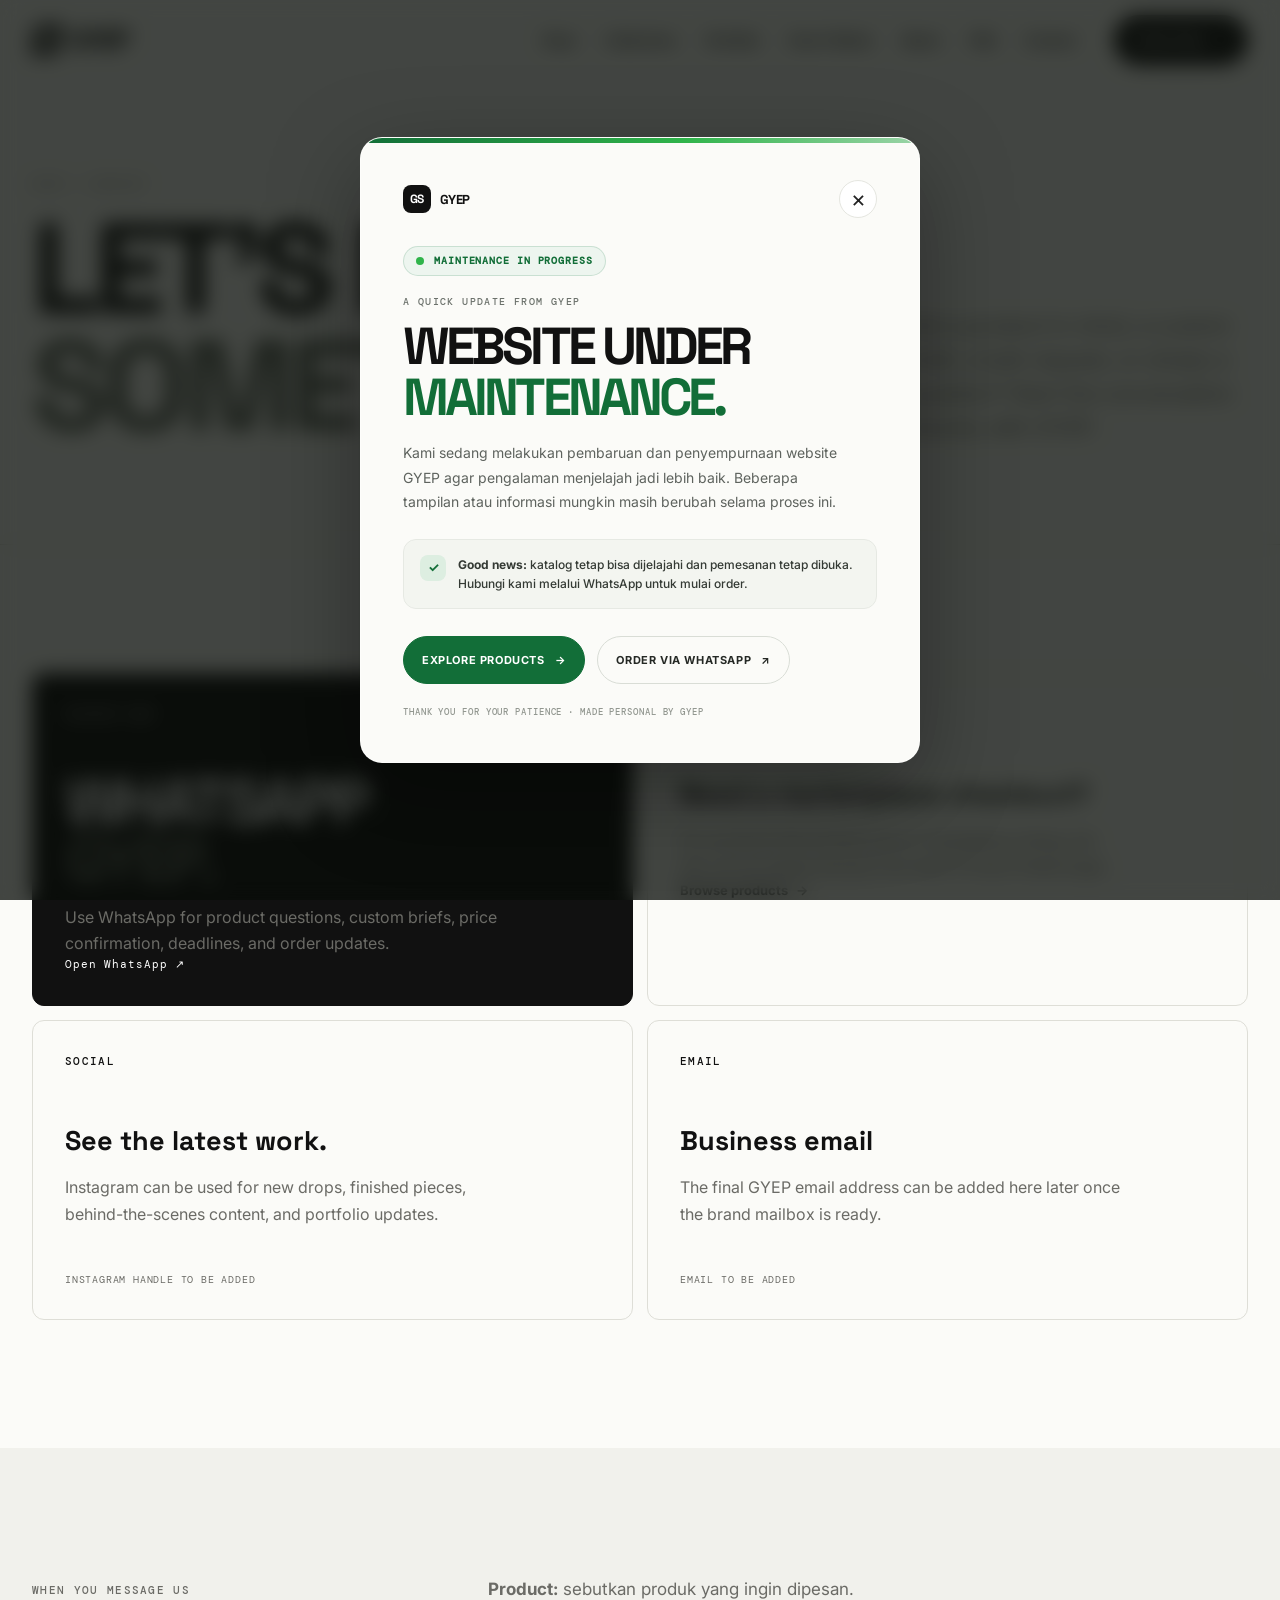
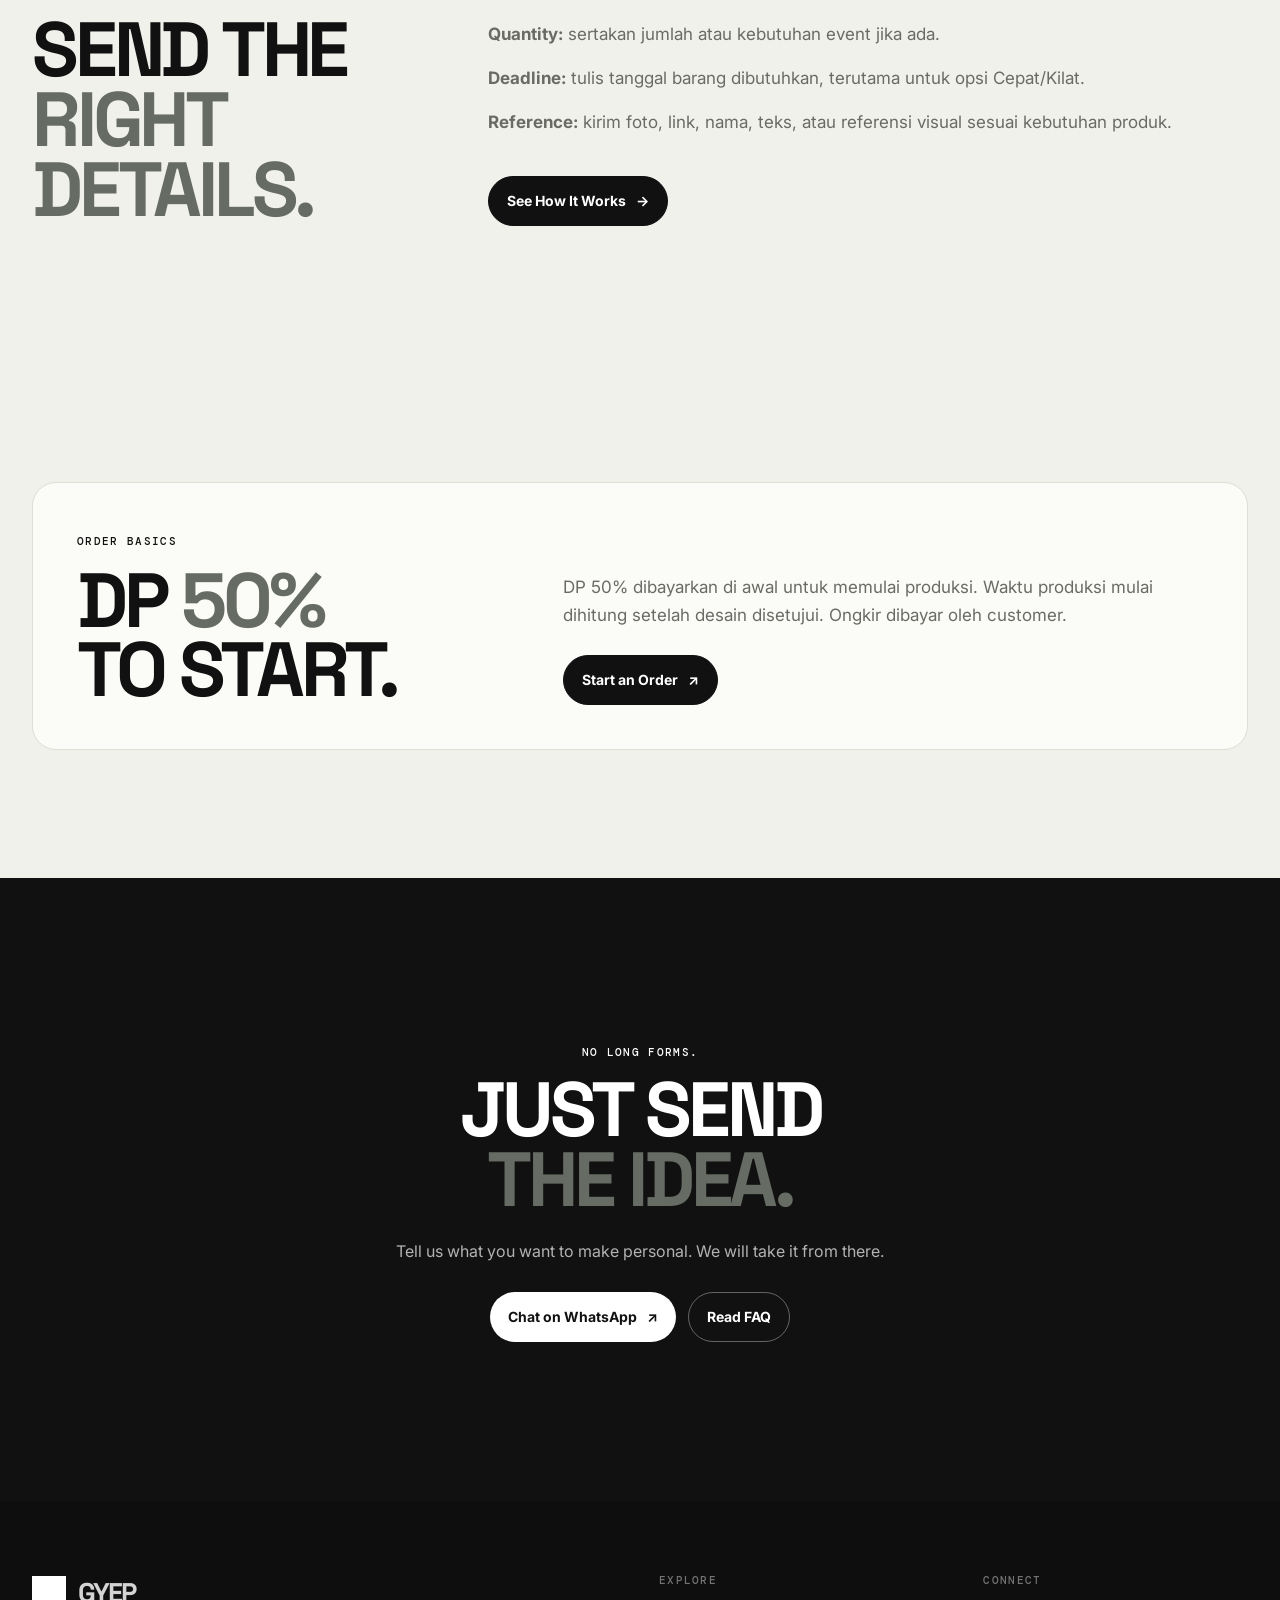
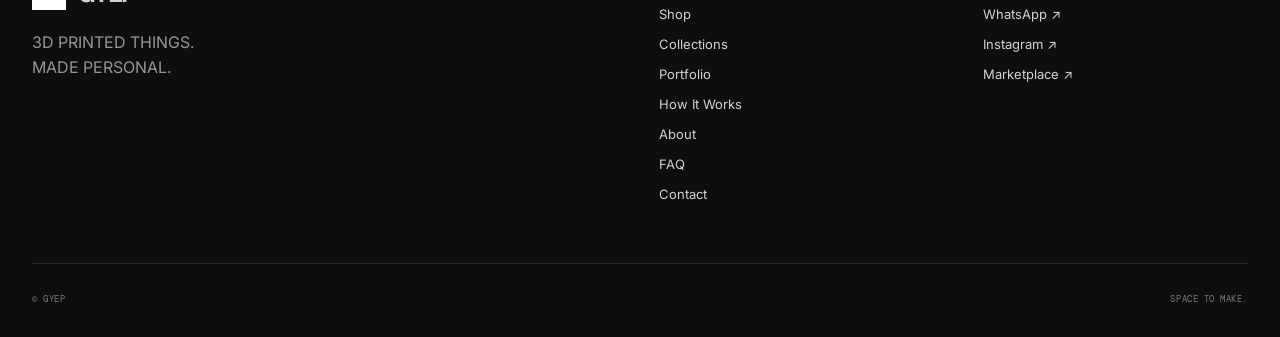
<file: contact.html>
<!doctype html>
<html lang="id">
<head>
  <meta charset="utf-8">
  <meta name="viewport" content="width=device-width, initial-scale=1">
  <meta name="theme-color" content="#111111">
  <meta name="robots" content="index,follow">
  <meta name="description" content="Contact GYEP — tanyakan produk, custom request, bulk order, dan proses pemesanan.">
  <title>Contact — GYEP | Start an Order</title>
  <link rel="icon" type="image/png" href="assets/logo/gyep-monogram-black.png">
  <link rel="preconnect" href="https://fonts.googleapis.com">
  <link rel="preconnect" href="https://fonts.gstatic.com" crossorigin>
  <link rel="stylesheet" href="https://fonts.googleapis.com/css2?family=DM+Mono:wght@400;500&family=Inter:wght@400;500;600;700&family=Space+Grotesk:wght@500;600;700&display=swap">
  <link rel="stylesheet" href="css/style.css">
  <link rel="stylesheet" href="css/info-pages.css">
  <link rel="stylesheet" href="css/maintenance-modal.css">
</head>
<body class="info-page contact-page">
  <a class="skip-link" href="#main-content">Skip to content</a>
  <header class="site-header" data-header>
    <div class="container nav-wrap">
      <a class="brand" href="index.html" aria-label="GYEP Home">
        <img src="assets/logo/gyep-monogram-black.png" alt="" class="brand-mark" decoding="async">
        <span>GYEP</span>
      </a>
      <nav class="desktop-nav" aria-label="Main navigation">
        <a href="shop.html">Shop</a>
        <a href="index.html#collections">Collections</a>
        <a href="portfolio.html">Portfolio</a>
        <a href="how-it-works.html">How It Works</a>
        <a href="about.html">About</a>
        <a href="faq.html">FAQ</a>
        <a href="contact.html">Contact</a>
      </nav>
      <a class="btn btn-dark btn-nav" href="https://wa.me/6280000000000" target="_blank" rel="noopener">Order Now <span>↗</span></a>
      <button class="menu-toggle" type="button" aria-label="Open menu" aria-expanded="false" aria-controls="mobileMenu" data-menu-toggle>
        <span></span><span></span><span></span>
      </button>
    </div>
    <div class="mobile-menu" id="mobileMenu" data-mobile-menu>
      <a href="shop.html">Shop</a>
      <a href="index.html#collections">Collections</a>
      <a href="portfolio.html">Portfolio</a>
      <a href="how-it-works.html">How It Works</a>
      <a href="about.html">About</a>
      <a href="faq.html">FAQ</a>
      <a href="contact.html">Contact</a>
      <a class="btn btn-dark" href="https://wa.me/6280000000000" target="_blank" rel="noopener">Order Now <span>↗</span></a>
    </div>
  </header>

  <main id="main-content">
    <span id="connect" class="anchor-target" aria-hidden="true"></span>
    <section class="info-hero contact-hero">
      <div class="container info-hero-grid">
        <div class="reveal">
          <p class="eyebrow info-kicker">GYEP / CONTACT</p>
          <h1 class="info-title">LET'S MAKE<br><em>SOMETHING.</em></h1>
        </div>
        <p class="info-lead reveal delay-1">Got a product in mind, a custom brief, a bulk request, or simply a question? Start the conversation directly with GYEP.</p>
      </div>
    </section>

    <section class="info-section">
      <div class="container contact-grid">
        <a class="contact-card contact-primary reveal" href="https://wa.me/6280000000000" target="_blank" rel="noopener">
          <span class="eyebrow">FASTEST WAY</span>
          <h2>WHATSAPP<br><em>GYEP.</em></h2>
          <p>Use WhatsApp for product questions, custom briefs, price confirmation, deadlines, and order updates.</p>
          <span class="contact-link">Open WhatsApp ↗</span>
        </a>
        <div class="contact-card reveal delay-1">
          <span class="eyebrow">MARKETPLACE</span>
          <h3>Need a marketplace checkout?</h3>
          <p>For products that already have a marketplace listing, the link can be added directly from each Product Detail page.</p>
          <a class="text-link" href="shop.html">Browse products <span>→</span></a>
        </div>
        <div class="contact-card reveal delay-2">
          <span class="eyebrow">SOCIAL</span>
          <h3>See the latest work.</h3>
          <p>Instagram can be used for new drops, finished pieces, behind-the-scenes content, and portfolio updates.</p>
          <span class="contact-placeholder">INSTAGRAM HANDLE TO BE ADDED</span>
        </div>
        <div class="contact-card reveal delay-3">
          <span class="eyebrow">EMAIL</span>
          <h3>Business email</h3>
          <p>The final GYEP email address can be added here later once the brand mailbox is ready.</p>
          <span class="contact-placeholder">EMAIL TO BE ADDED</span>
        </div>
      </div>
    </section>

    <section class="info-section soft">
      <div class="container info-split">
        <div class="reveal">
          <span class="eyebrow info-label">WHEN YOU MESSAGE US</span>
          <h2 style="margin-top:14px;">SEND THE<br><em>RIGHT DETAILS.</em></h2>
        </div>
        <div class="info-copy reveal delay-1">
          <p><strong>Product:</strong> sebutkan produk yang ingin dipesan.</p>
          <p><strong>Quantity:</strong> sertakan jumlah atau kebutuhan event jika ada.</p>
          <p><strong>Deadline:</strong> tulis tanggal barang dibutuhkan, terutama untuk opsi Cepat/Kilat.</p>
          <p><strong>Reference:</strong> kirim foto, link, nama, teks, atau referensi visual sesuai kebutuhan produk.</p>
          <a class="btn btn-dark" href="how-it-works.html" style="margin-top:22px;">See How It Works <span>→</span></a>
        </div>
      </div>
    </section>

    <section class="info-section contact-order">
      <div class="container contact-order-card reveal">
        <div>
          <span class="eyebrow">ORDER BASICS</span>
          <h2>DP <em>50%</em><br>TO START.</h2>
        </div>
        <div class="contact-order-copy">
          <p>DP 50% dibayarkan di awal untuk memulai produksi. Waktu produksi mulai dihitung setelah desain disetujui. Ongkir dibayar oleh customer.</p>
          <a class="btn btn-dark" href="https://wa.me/6280000000000" target="_blank" rel="noopener">Start an Order <span>↗</span></a>
        </div>
      </div>
    </section>

    <section class="final-cta info-cta">
      <div class="container cta-inner reveal">
        <span class="eyebrow">NO LONG FORMS.</span>
        <h2>JUST SEND<br><em>THE IDEA.</em></h2>
        <p>Tell us what you want to make personal. We will take it from there.</p>
        <div class="hero-actions center" style="margin-top:28px;">
          <a class="btn btn-light" href="https://wa.me/6280000000000" target="_blank" rel="noopener">Chat on WhatsApp <span>↗</span></a>
          <a class="btn btn-ghost" href="faq.html">Read FAQ</a>
        </div>
      </div>
    </section>
  </main>
  <footer class="site-footer">
    <div class="container footer-grid">
      <div class="footer-brand-block">
        <a class="footer-logo" href="index.html" aria-label="GYEP Home">
          <img src="assets/logo/gyep-monogram-white.png" alt="GYEP" class="footer-mark" decoding="async">
          <span class="brand-word">GYEP</span>
        </a>
        <p>3D PRINTED THINGS.<br>MADE PERSONAL.</p>
      </div>
      <div>
        <span class="eyebrow">EXPLORE</span>
        <a href="shop.html">Shop</a>
        <a href="index.html#collections">Collections</a>
        <a href="portfolio.html">Portfolio</a>
        <a href="how-it-works.html">How It Works</a>
        <a href="about.html">About</a>
        <a href="faq.html">FAQ</a>
        <a href="contact.html">Contact</a>
      </div>
      <div>
        <span class="eyebrow">CONNECT</span>
        <a href="https://wa.me/6280000000000" target="_blank" rel="noopener">WhatsApp ↗</a>
        <a href="contact.html#connect">Instagram ↗</a>
        <a href="contact.html#connect">Marketplace ↗</a>
      </div>
    </div>
    <div class="container footer-bottom">
      <span>© <span data-year></span> GYEP</span>
      <span>SPACE TO MAKE.</span>
    </div>
  </footer>
  <script src="js/main.js"></script>
  <script src="js/maintenance-modal.js"></script>
</body>
</html>
</file>
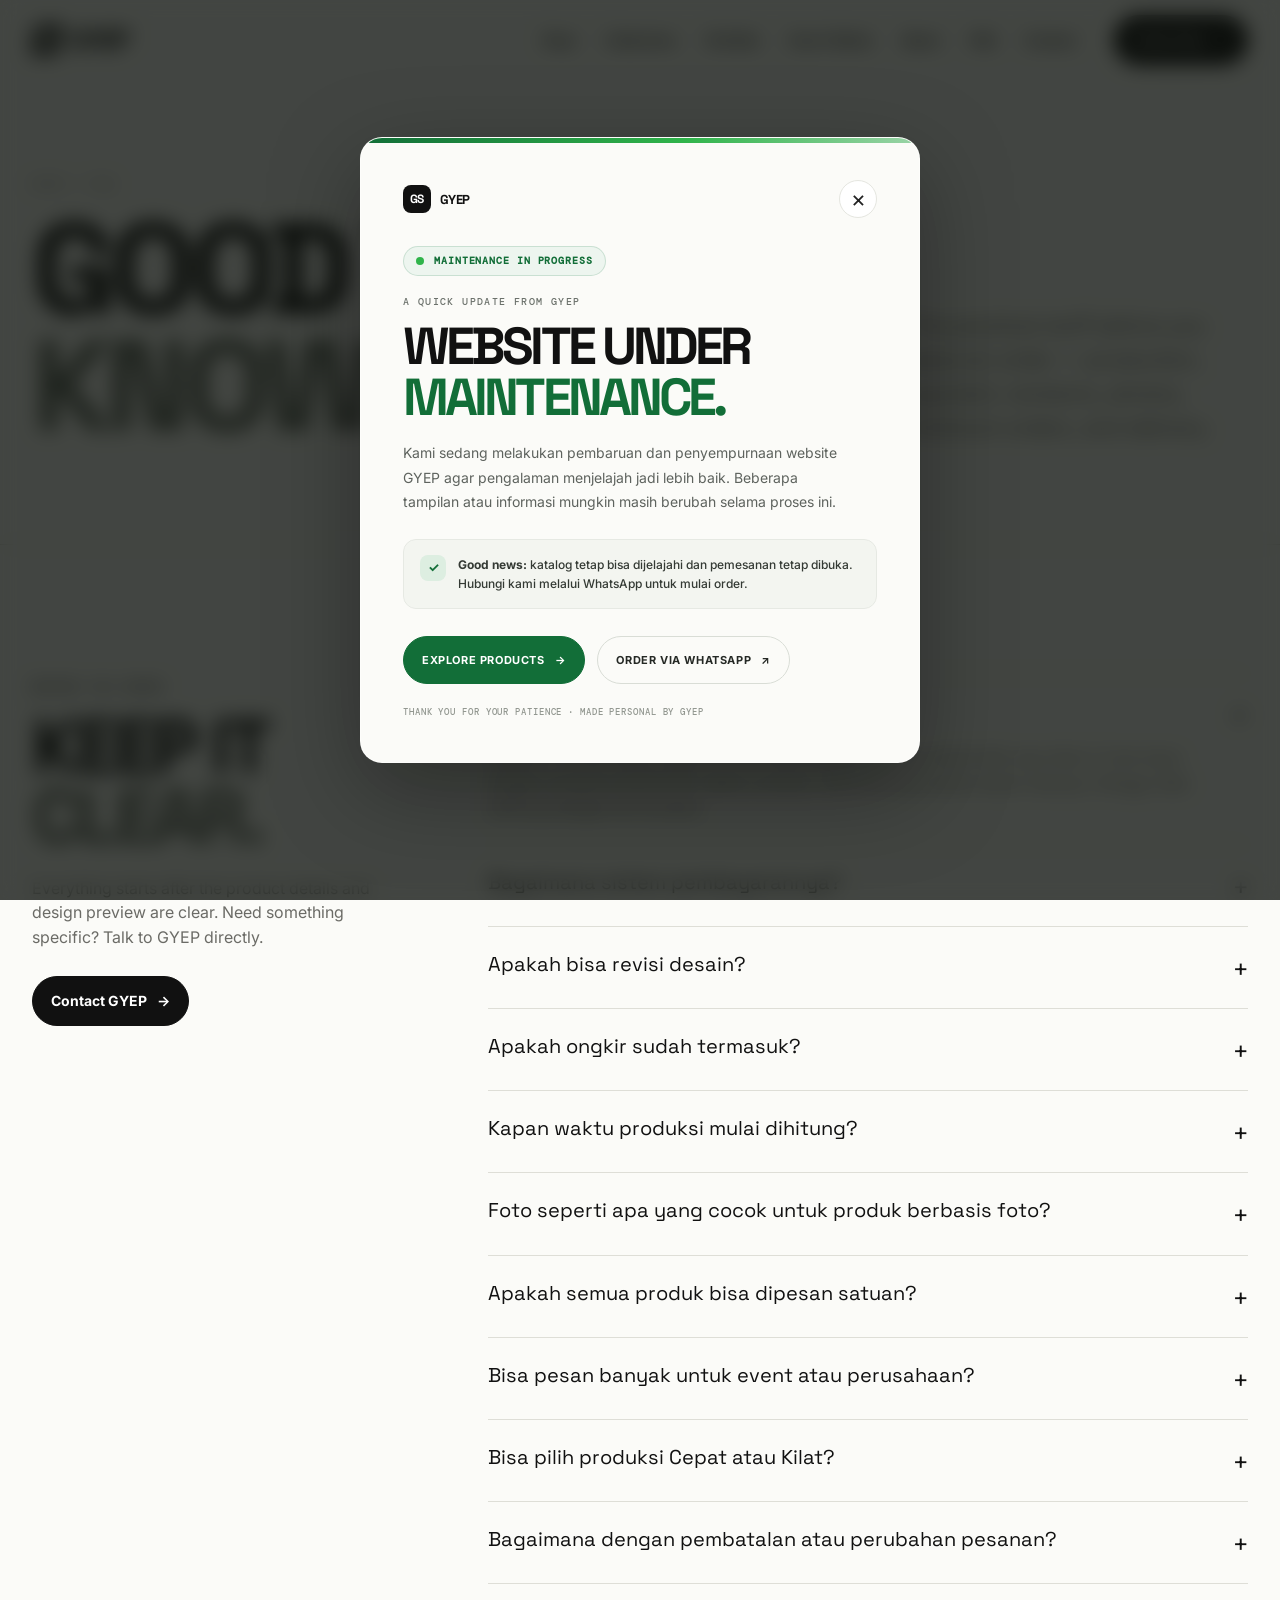
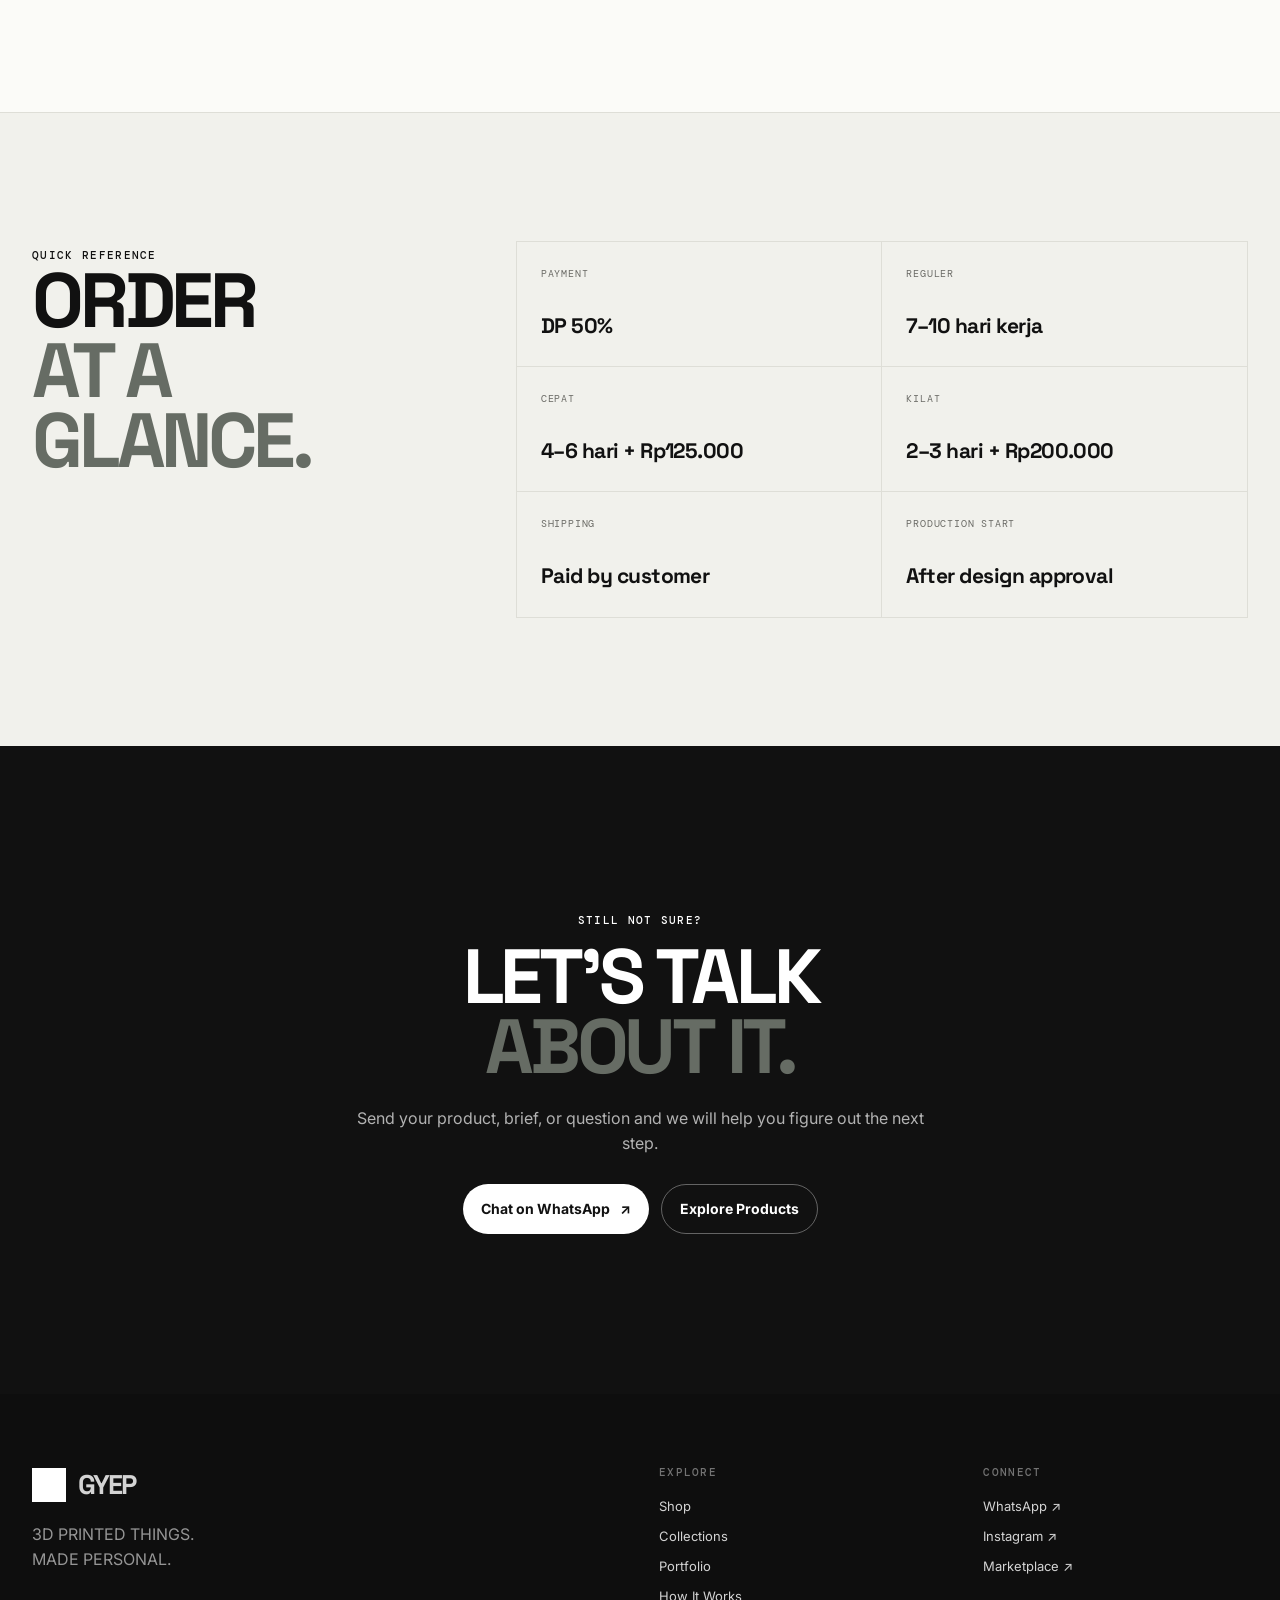
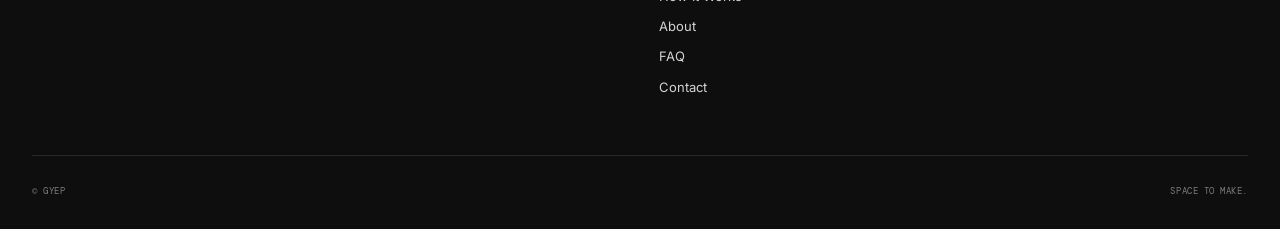
<file: faq.html>
<!doctype html>
<html lang="id">
<head>
  <meta charset="utf-8">
  <meta name="viewport" content="width=device-width, initial-scale=1">
  <meta name="theme-color" content="#111111">
  <meta name="robots" content="index,follow">
  <meta name="description" content="FAQ GYEP — informasi produk, pembayaran, produksi, revisi, dan pengiriman.">
  <title>FAQ — GYEP | Frequently Asked Questions</title>
  <link rel="icon" type="image/png" href="assets/logo/gyep-monogram-black.png">
  <link rel="preconnect" href="https://fonts.googleapis.com">
  <link rel="preconnect" href="https://fonts.gstatic.com" crossorigin>
  <link rel="stylesheet" href="https://fonts.googleapis.com/css2?family=DM+Mono:wght@400;500&family=Inter:wght@400;500;600;700&family=Space+Grotesk:wght@500;600;700&display=swap">
  <link rel="stylesheet" href="css/style.css">
  <link rel="stylesheet" href="css/info-pages.css">
  <link rel="stylesheet" href="css/maintenance-modal.css">
</head>
<body class="info-page faq-page">
  <a class="skip-link" href="#main-content">Skip to content</a>
  <header class="site-header" data-header>
    <div class="container nav-wrap">
      <a class="brand" href="index.html" aria-label="GYEP Home">
        <img src="assets/logo/gyep-monogram-black.png" alt="" class="brand-mark" decoding="async">
        <span>GYEP</span>
      </a>
      <nav class="desktop-nav" aria-label="Main navigation">
        <a href="shop.html">Shop</a>
        <a href="index.html#collections">Collections</a>
        <a href="portfolio.html">Portfolio</a>
        <a href="how-it-works.html">How It Works</a>
        <a href="about.html">About</a>
        <a href="faq.html">FAQ</a>
        <a href="contact.html">Contact</a>
      </nav>
      <a class="btn btn-dark btn-nav" href="https://wa.me/6280000000000" target="_blank" rel="noopener">Order Now <span>↗</span></a>
      <button class="menu-toggle" type="button" aria-label="Open menu" aria-expanded="false" aria-controls="mobileMenu" data-menu-toggle>
        <span></span><span></span><span></span>
      </button>
    </div>
    <div class="mobile-menu" id="mobileMenu" data-mobile-menu>
      <a href="shop.html">Shop</a>
      <a href="index.html#collections">Collections</a>
      <a href="portfolio.html">Portfolio</a>
      <a href="how-it-works.html">How It Works</a>
      <a href="about.html">About</a>
      <a href="faq.html">FAQ</a>
      <a href="contact.html">Contact</a>
      <a class="btn btn-dark" href="https://wa.me/6280000000000" target="_blank" rel="noopener">Order Now <span>↗</span></a>
    </div>
  </header>

  <main id="main-content">
    <section class="info-hero">
      <div class="container info-hero-grid">
        <div class="reveal">
          <p class="eyebrow info-kicker">GYEP / FAQ</p>
          <h1 class="info-title">GOOD TO<br><em>KNOW.</em></h1>
        </div>
        <p class="info-lead reveal delay-1">The practical stuff before you place an order — production, payment, revisions, photos, minimum orders, and delivery.</p>
      </div>
    </section>

    <section class="info-section faq-section">
      <div class="container faq-layout">
        <div class="faq-sidebar reveal">
          <span class="eyebrow">BEFORE YOU ORDER</span>
          <h2>KEEP IT<br><em>CLEAR.</em></h2>
          <p>Everything starts after the product details and design preview are clear. Need something specific? Talk to GYEP directly.</p>
          <a class="btn btn-dark" href="contact.html">Contact GYEP <span>→</span></a>
        </div>
        <div class="faq-list faq-list-large reveal delay-1">
          <details open>
            <summary>Berapa lama pengerjaannya?<span>+</span></summary>
            <p>Reguler 7–10 hari kerja, Cepat 4–6 hari kerja dengan tambahan Rp125.000, atau Kilat 2–3 hari kerja dengan tambahan Rp200.000. Waktu produksi mulai dihitung setelah desain disetujui. Minggu tidak dihitung sebagai hari produksi.</p>
          </details>
          <details>
            <summary>Bagaimana sistem pembayarannya?<span>+</span></summary>
            <p>DP 50% dibayarkan di awal untuk memulai proses produksi. Pelunasan 50% mengikuti konfirmasi GYEP. Pembayaran dilakukan melalui kanal yang dikonfirmasi saat pemesanan.</p>
          </details>
          <details>
            <summary>Apakah bisa revisi desain?<span>+</span></summary>
            <p>Revisi dilakukan pada tahap preview desain sebelum produksi dimulai. Perubahan setelah desain disetujui dapat memengaruhi biaya dan waktu pengerjaan.</p>
          </details>
          <details>
            <summary>Apakah ongkir sudah termasuk?<span>+</span></summary>
            <p>Belum. Biaya pengiriman dibayar oleh customer dan mengikuti pilihan pengiriman saat pemesanan.</p>
          </details>
          <details>
            <summary>Kapan waktu produksi mulai dihitung?<span>+</span></summary>
            <p>Waktu produksi mulai dihitung setelah desain disetujui. Untuk produk yang tidak memerlukan desain preview, waktu produksi mengikuti konfirmasi order GYEP.</p>
          </details>
          <details>
            <summary>Foto seperti apa yang cocok untuk produk berbasis foto?<span>+</span></summary>
            <p>Gunakan foto yang cukup terang, tidak terlalu blur, dan menampilkan objek dengan jelas. Untuk hasil yang lebih baik, kirim foto dengan resolusi yang masih baik.</p>
          </details>
          <details>
            <summary>Apakah semua produk bisa dipesan satuan?<span>+</span></summary>
            <p>Tidak selalu. Minimum order mengikuti masing-masing produk dan akan tampil di halaman Product Detail.</p>
          </details>
          <details>
            <summary>Bisa pesan banyak untuk event atau perusahaan?<span>+</span></summary>
            <p>Bisa. Untuk jumlah besar, sampaikan kebutuhan, deadline, dan produk yang dipilih melalui WhatsApp agar GYEP dapat mengecek kapasitas dan estimasi produksi.</p>
          </details>
          <details>
            <summary>Bisa pilih produksi Cepat atau Kilat?<span>+</span></summary>
            <p>Bisa, selama kapasitas produksi memungkinkan. Opsi Cepat dan Kilat memiliki biaya tambahan dan tetap mengikuti antrean produksi yang tersedia.</p>
          </details>
          <details>
            <summary>Bagaimana dengan pembatalan atau perubahan pesanan?<span>+</span></summary>
            <p>Hubungi GYEP secepatnya. Pesanan yang sudah masuk tahap desain atau produksi dapat memiliki konsekuensi biaya berdasarkan tahap pengerjaannya.</p>
          </details>
        </div>
      </div>
    </section>

    <section class="info-section soft faq-highlight">
      <div class="container faq-highlight-grid reveal">
        <div>
          <span class="eyebrow">QUICK REFERENCE</span>
          <h2>ORDER<br><em>AT A GLANCE.</em></h2>
        </div>
        <div class="faq-reference">
          <div><span>PAYMENT</span><strong>DP 50%</strong></div>
          <div><span>REGULER</span><strong>7–10 hari kerja</strong></div>
          <div><span>CEPAT</span><strong>4–6 hari + Rp125.000</strong></div>
          <div><span>KILAT</span><strong>2–3 hari + Rp200.000</strong></div>
          <div><span>SHIPPING</span><strong>Paid by customer</strong></div>
          <div><span>PRODUCTION START</span><strong>After design approval</strong></div>
        </div>
      </div>
    </section>

    <section class="final-cta info-cta">
      <div class="container cta-inner reveal">
        <span class="eyebrow">STILL NOT SURE?</span>
        <h2>LET'S TALK<br><em>ABOUT IT.</em></h2>
        <p>Send your product, brief, or question and we will help you figure out the next step.</p>
        <div class="hero-actions center" style="margin-top:28px;">
          <a class="btn btn-light" href="https://wa.me/6280000000000" target="_blank" rel="noopener">Chat on WhatsApp <span>↗</span></a>
          <a class="btn btn-ghost" href="shop.html">Explore Products</a>
        </div>
      </div>
    </section>
  </main>
  <footer class="site-footer">
    <div class="container footer-grid">
      <div class="footer-brand-block">
        <a class="footer-logo" href="index.html" aria-label="GYEP Home">
          <img src="assets/logo/gyep-monogram-white.png" alt="GYEP" class="footer-mark" decoding="async">
          <span class="brand-word">GYEP</span>
        </a>
        <p>3D PRINTED THINGS.<br>MADE PERSONAL.</p>
      </div>
      <div>
        <span class="eyebrow">EXPLORE</span>
        <a href="shop.html">Shop</a>
        <a href="index.html#collections">Collections</a>
        <a href="portfolio.html">Portfolio</a>
        <a href="how-it-works.html">How It Works</a>
        <a href="about.html">About</a>
        <a href="faq.html">FAQ</a>
        <a href="contact.html">Contact</a>
      </div>
      <div>
        <span class="eyebrow">CONNECT</span>
        <a href="https://wa.me/6280000000000" target="_blank" rel="noopener">WhatsApp ↗</a>
        <a href="contact.html#connect">Instagram ↗</a>
        <a href="contact.html#connect">Marketplace ↗</a>
      </div>
    </div>
    <div class="container footer-bottom">
      <span>© <span data-year></span> GYEP</span>
      <span>SPACE TO MAKE.</span>
    </div>
  </footer>
  <script src="js/main.js"></script>
  <script src="js/maintenance-modal.js"></script>
</body>
</html>
</file>
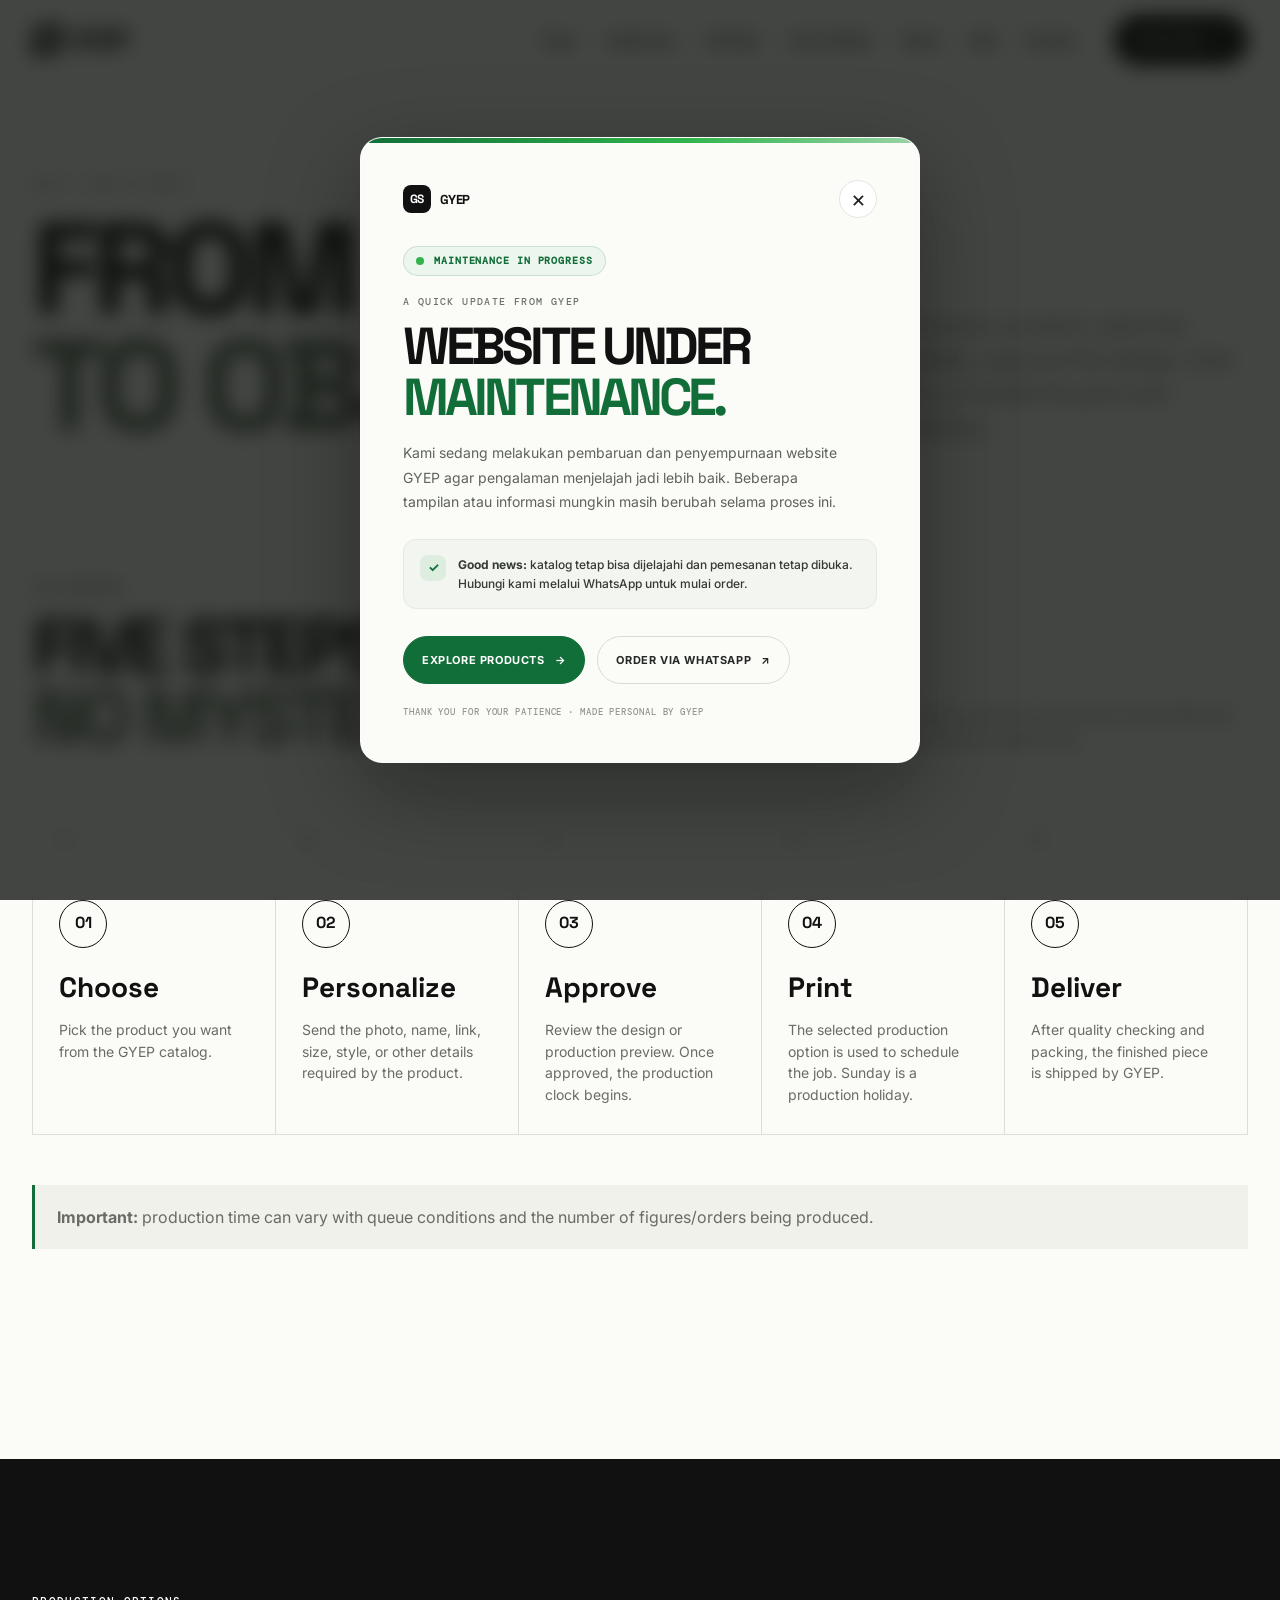
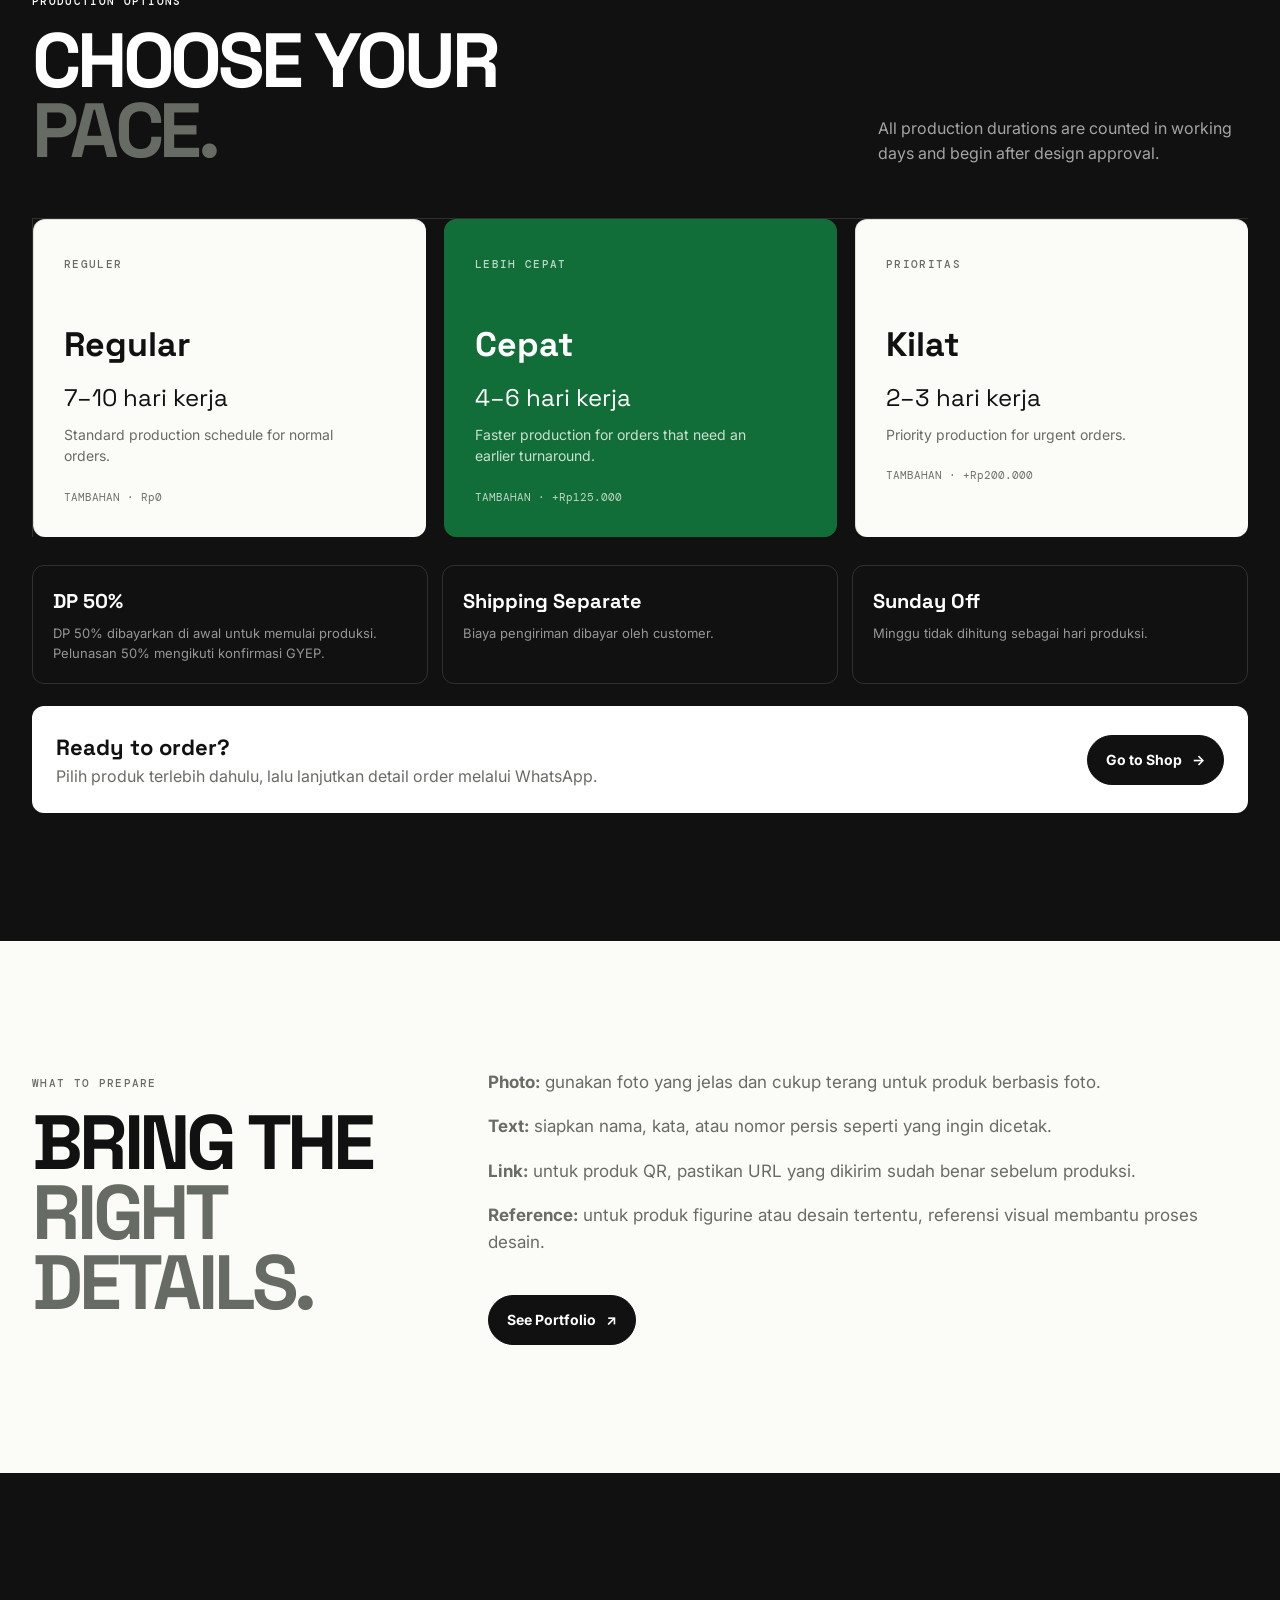
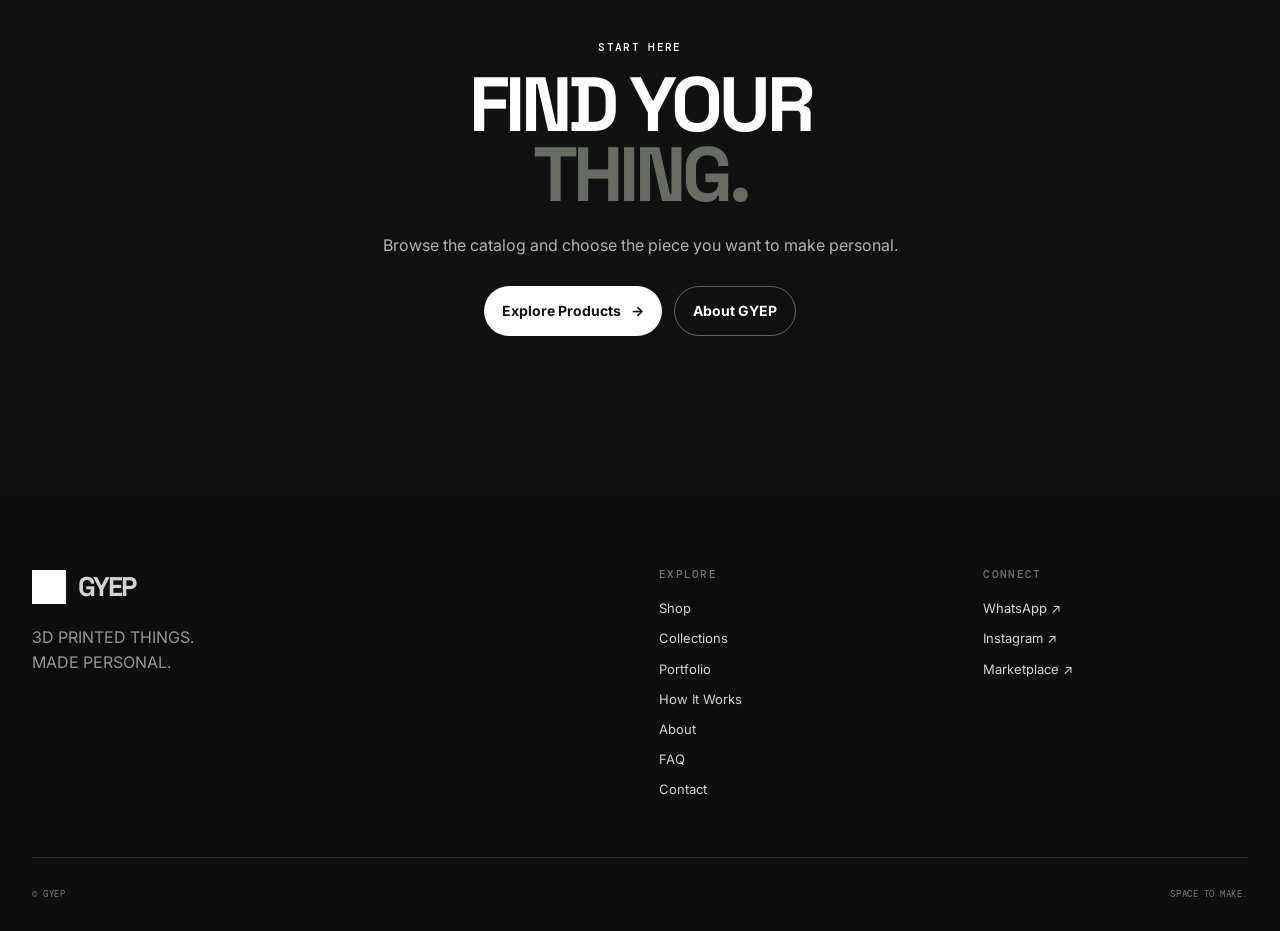
<file: how-it-works.html>
<!doctype html>
<html lang="id">
<head>
  <meta charset="utf-8">
  <meta name="viewport" content="width=device-width, initial-scale=1">
  <meta name="theme-color" content="#111111">
  <meta name="robots" content="index,follow">
  <meta name="description" content="How it works — cara order produk custom 3D print GYEP.">
  <title>How It Works — GYEP | Order Process</title>
  <link rel="icon" type="image/png" href="assets/logo/gyep-monogram-black.png">
  <link rel="preconnect" href="https://fonts.googleapis.com">
  <link rel="preconnect" href="https://fonts.gstatic.com" crossorigin>
  <link href="https://fonts.googleapis.com/css2?family=DM+Mono:wght@400;500&family=Inter:wght@400;500;600;700&family=Space+Grotesk:wght@500;600;700&display=swap" rel="stylesheet">
  <link rel="stylesheet" href="css/style.css">
  <link rel="stylesheet" href="css/info-pages.css">
  <link rel="stylesheet" href="css/maintenance-modal.css">
</head>
<body class="info-page">
  <a class="skip-link" href="#main-content">Skip to content</a>
  <header class="site-header" data-header>
    <div class="container nav-wrap">
      <a class="brand" href="index.html" aria-label="GYEP Home">
        <img src="assets/logo/gyep-monogram-black.png" alt="" class="brand-mark" decoding="async">
        <span>GYEP</span>
      </a>
      <nav class="desktop-nav" aria-label="Main navigation">
        <a href="shop.html">Shop</a>
        <a href="index.html#collections">Collections</a>
        <a href="portfolio.html">Portfolio</a>
        <a href="how-it-works.html">How It Works</a>
        <a href="about.html">About</a>
        <a href="faq.html">FAQ</a>
        <a href="contact.html">Contact</a>
      </nav>
      <a class="btn btn-dark btn-nav" href="https://wa.me/6280000000000" target="_blank" rel="noopener">Order Now <span>↗</span></a>
      <button class="menu-toggle" type="button" aria-label="Open menu" aria-expanded="false" aria-controls="mobileMenu" data-menu-toggle>
        <span></span><span></span><span></span>
      </button>
    </div>
    <div class="mobile-menu" id="mobileMenu" data-mobile-menu>
      <a href="shop.html">Shop</a>
      <a href="index.html#collections">Collections</a>
      <a href="portfolio.html">Portfolio</a>
      <a href="how-it-works.html">How It Works</a>
      <a href="about.html">About</a>
      <a href="faq.html">FAQ</a>
      <a href="contact.html">Contact</a>
      <a class="btn btn-dark" href="https://wa.me/6280000000000" target="_blank" rel="noopener">Order Now <span>↗</span></a>
    </div>
  </header>

  <main id="main-content">
    <section class="info-hero process-intro">
      <div class="container info-hero-grid">
        <div class="reveal">
          <p class="eyebrow info-kicker">GYEP / HOW IT WORKS</p>
          <h1 class="info-title">FROM IDEA<br><em>TO OBJECT.</em></h1>
        </div>
        <p class="info-lead reveal delay-1">Choose a product, send the details, approve the design, then let us handle the print and delivery.</p>
      </div>
    </section>

    <section class="info-section">
      <div class="container">
        <div class="section-intro split reveal">
          <div><span class="eyebrow">THE PROCESS</span><h2>FIVE STEPS.<br><em>NO MYSTERY.</em></h2></div>
          <div class="intro-right"><p>For custom products, production starts after the design has been approved.</p></div>
        </div>

        <div class="process-grid reveal delay-1">
          <article class="process-card"><span class="process-num">01</span><span class="process-icon">01</span><h3>Choose</h3><p>Pick the product you want from the GYEP catalog.</p></article>
          <article class="process-card"><span class="process-num">02</span><span class="process-icon">02</span><h3>Personalize</h3><p>Send the photo, name, link, size, style, or other details required by the product.</p></article>
          <article class="process-card"><span class="process-num">03</span><span class="process-icon">03</span><h3>Approve</h3><p>Review the design or production preview. Once approved, the production clock begins.</p></article>
          <article class="process-card"><span class="process-num">04</span><span class="process-icon">04</span><h3>Print</h3><p>The selected production option is used to schedule the job. Sunday is a production holiday.</p></article>
          <article class="process-card"><span class="process-num">05</span><span class="process-icon">05</span><h3>Deliver</h3><p>After quality checking and packing, the finished piece is shipped by GYEP.</p></article>
        </div>
        <div class="process-note"><strong>Important:</strong> production time can vary with queue conditions and the number of figures/orders being produced.</div>
      </div>
    </section>

    <section class="info-section speed-section">
      <div class="container">
        <div class="section-intro split reveal">
          <div><span class="eyebrow">PRODUCTION OPTIONS</span><h2>CHOOSE YOUR<br><em>PACE.</em></h2></div>
          <div class="intro-right"><p style="color:rgba(255,255,255,.62)">All production durations are counted in working days and begin after design approval.</p></div>
        </div>

        <div class="speed-grid reveal delay-1">
          <article class="speed-card"><span class="eyebrow">REGULER</span><h3>Regular</h3><div class="speed-days">7–10 hari kerja</div><p>Standard production schedule for normal orders.</p><div class="speed-extra">TAMBAHAN · Rp0</div></article>
          <article class="speed-card featured"><span class="eyebrow">LEBIH CEPAT</span><h3>Cepat</h3><div class="speed-days">4–6 hari kerja</div><p>Faster production for orders that need an earlier turnaround.</p><div class="speed-extra">TAMBAHAN · +Rp125.000</div></article>
          <article class="speed-card"><span class="eyebrow">PRIORITAS</span><h3>Kilat</h3><div class="speed-days">2–3 hari kerja</div><p>Priority production for urgent orders.</p><div class="speed-extra">TAMBAHAN · +Rp200.000</div></article>
        </div>

        <div class="rules-grid reveal delay-2">
          <div class="rule-card"><strong>DP 50%</strong><span>DP 50% dibayarkan di awal untuk memulai produksi. Pelunasan 50% mengikuti konfirmasi GYEP.</span></div>
          <div class="rule-card"><strong>Shipping Separate</strong><span>Biaya pengiriman dibayar oleh customer.</span></div>
          <div class="rule-card"><strong>Sunday Off</strong><span>Minggu tidak dihitung sebagai hari produksi.</span></div>
        </div>
        <div class="payment-banner reveal delay-3"><div><strong>Ready to order?</strong><p>Pilih produk terlebih dahulu, lalu lanjutkan detail order melalui WhatsApp.</p></div><a class="btn btn-dark" href="shop.html">Go to Shop <span>→</span></a></div>
      </div>
    </section>

    <section class="info-section">
      <div class="container info-split">
        <div class="reveal"><span class="eyebrow info-label">WHAT TO PREPARE</span><h2 style="margin-top:14px;">BRING THE<br><em>RIGHT DETAILS.</em></h2></div>
        <div class="info-copy reveal delay-1">
          <p><strong>Photo:</strong> gunakan foto yang jelas dan cukup terang untuk produk berbasis foto.</p>
          <p><strong>Text:</strong> siapkan nama, kata, atau nomor persis seperti yang ingin dicetak.</p>
          <p><strong>Link:</strong> untuk produk QR, pastikan URL yang dikirim sudah benar sebelum produksi.</p>
          <p><strong>Reference:</strong> untuk produk figurine atau desain tertentu, referensi visual membantu proses desain.</p>
          <a class="btn btn-dark" style="margin-top:22px;" href="portfolio.html">See Portfolio <span>↗</span></a>
        </div>
      </div>
    </section>

    <section class="final-cta info-cta">
      <div class="container cta-inner">
        <span class="eyebrow">START HERE</span>
        <h2>FIND YOUR<br><em>THING.</em></h2>
        <p>Browse the catalog and choose the piece you want to make personal.</p>
        <div class="hero-actions center" style="margin-top:28px;"><a class="btn btn-light" href="shop.html">Explore Products <span>→</span></a><a class="btn btn-ghost" href="about.html">About GYEP</a></div>
      </div>
    </section>
  </main>
  <footer class="site-footer">
    <div class="container footer-grid">
      <div class="footer-brand-block">
        <a class="footer-logo" href="index.html" aria-label="GYEP Home">
          <img src="assets/logo/gyep-monogram-white.png" alt="GYEP" class="footer-mark" decoding="async">
          <span class="brand-word">GYEP</span>
        </a>
        <p>3D PRINTED THINGS.<br>MADE PERSONAL.</p>
      </div>
      <div>
        <span class="eyebrow">EXPLORE</span>
        <a href="shop.html">Shop</a>
        <a href="index.html#collections">Collections</a>
        <a href="portfolio.html">Portfolio</a>
        <a href="how-it-works.html">How It Works</a>
        <a href="about.html">About</a>
        <a href="faq.html">FAQ</a>
        <a href="contact.html">Contact</a>
      </div>
      <div>
        <span class="eyebrow">CONNECT</span>
        <a href="https://wa.me/6280000000000" target="_blank" rel="noopener">WhatsApp ↗</a>
        <a href="contact.html#connect">Instagram ↗</a>
        <a href="contact.html#connect">Marketplace ↗</a>
      </div>
    </div>
    <div class="container footer-bottom">
      <span>© <span data-year></span> GYEP</span>
      <span>SPACE TO MAKE.</span>
    </div>
  </footer>
  <script src="js/main.js"></script>
  <script src="js/maintenance-modal.js"></script>
</body>
</html>
</file>
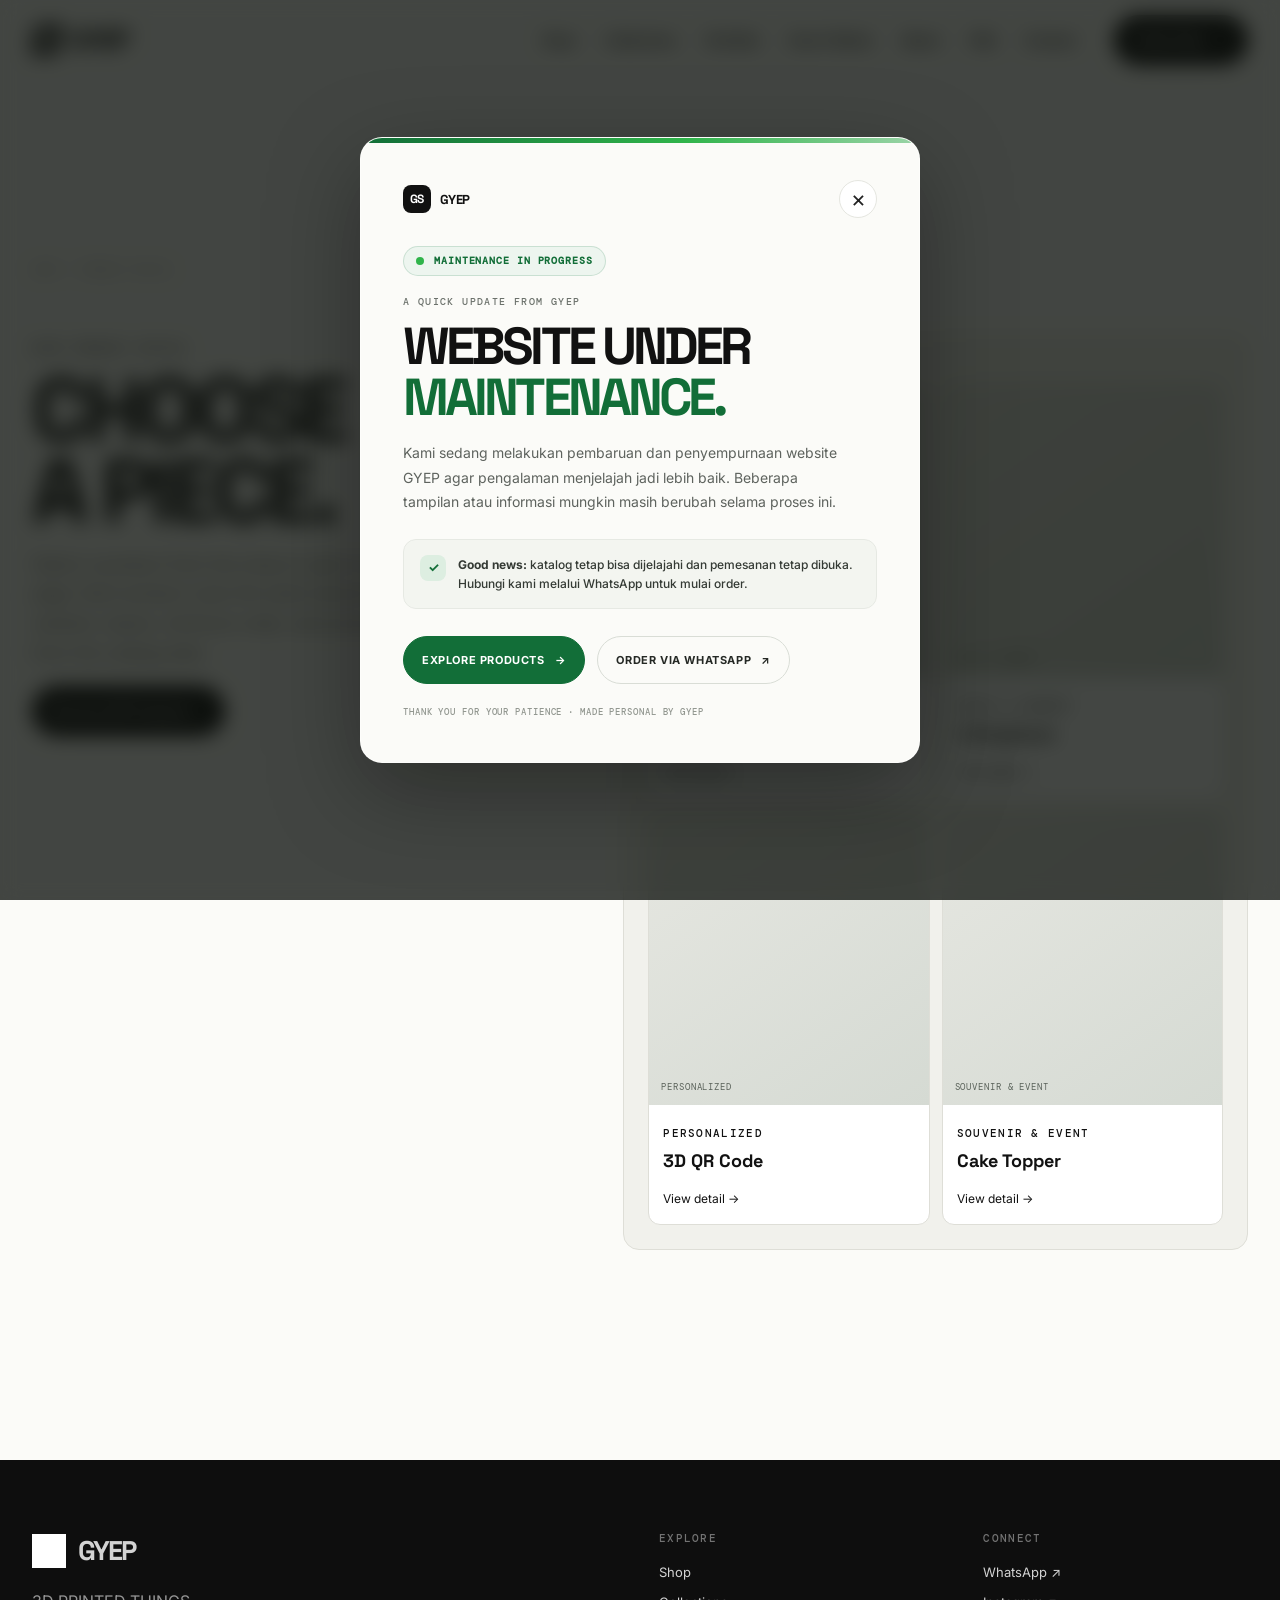
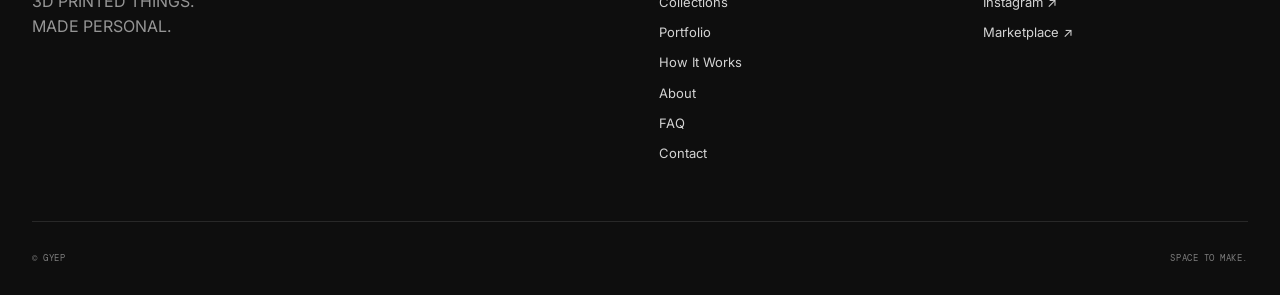
<file: product.html>
<!doctype html>
<html lang="id">
<head>
  <meta charset="utf-8">
  <meta name="viewport" content="width=device-width, initial-scale=1">
  <meta name="theme-color" content="#111111">
  <meta name="robots" content="index,follow">
  <meta name="description" content="GYEP product detail.">
  <title>Product — GYEP | Make It Personal</title>
  <link rel="icon" href="assets/logo/gyep-monogram-black.png" type="image/png">
  <link rel="preconnect" href="https://fonts.googleapis.com">
  <link rel="preconnect" href="https://fonts.gstatic.com" crossorigin>
  <link href="https://fonts.googleapis.com/css2?family=DM+Mono:wght@400;500&family=Inter:wght@400;500;600;700&family=Space+Grotesk:wght@500;600;700&display=swap" rel="stylesheet">
  <link rel="stylesheet" href="css/style.css">
  <style>

    .detail-kicker {
      margin-top: 20px;
      padding: 10px 0;
      border-top: 1px solid var(--line);
      border-bottom: 1px solid var(--line);
      display: flex;
      justify-content: space-between;
      gap: 16px;
      font-family: var(--mono);
      font-size: 9px;
      letter-spacing: .08em;
      color: var(--muted);
    }
    .product-page { padding-top: 112px; padding-bottom: 110px; }
    .product-breadcrumb { display:flex; gap:8px; align-items:center; color:var(--muted); font-family:var(--mono); font-size:10px; letter-spacing:.06em; text-transform:uppercase; margin-bottom:24px; }
    .product-main { display:grid; grid-template-columns:1.05fr .95fr; gap:64px; align-items:start; }
    .product-gallery { position:sticky; top:110px; }
    .product-main-image {
      position:relative; min-height:650px; border-radius:var(--radius); overflow:hidden;
      background:linear-gradient(145deg,#dce4dc,#bdc9bd); display:grid; place-items:center;
    }
    .product-main-image img { width:100%; height:100%; object-fit:cover; }
    .product-main-image.has-real-image { background:var(--surface); }
    .product-main-image > span { font-family:var(--mono); font-size:11px; letter-spacing:.1em; color:#69716a; }
    .gallery-label { position:absolute; top:18px; left:18px; padding:8px 10px; border-radius:999px; background:rgba(255,255,255,.84); border:1px solid var(--line); font-family:var(--mono); font-size:9px; letter-spacing:.08em; z-index:2; }
    .product-gallery-thumbs { display:grid; grid-template-columns:repeat(4,1fr); gap:10px; margin-top:10px; }
    .gallery-thumb { aspect-ratio:1; border:1px solid var(--line); border-radius:10px; background:var(--surface); display:grid; place-items:center; color:var(--muted); font-size:9px; font-family:var(--mono); }
    .product-information { padding-top:10px; }
    .product-information h1 { margin-top:12px; font-size:clamp(52px,5.6vw,78px); }
    .product-description { max-width:580px; color:var(--muted); font-size:17px; margin:24px 0 0; }
    .product-price-large { margin-top:25px; font-family:var(--display); font-weight:600; font-size:24px; letter-spacing:-.03em; }
    .product-price-large small { display:block; color:var(--muted); font-family:var(--body); font-size:12px; font-weight:400; margin-bottom:5px; }
    .field-group, .variant-group { margin-top:30px; }
    .field-label { margin-bottom:10px; font-family:var(--mono); font-size:10px; letter-spacing:.1em; text-transform:uppercase; }
    .variant-options { display:flex; flex-wrap:wrap; gap:8px; }
    .variant-option, .speed-option {
      padding:12px 14px; border:1px solid var(--line); border-radius:10px; background:transparent; cursor:pointer; text-align:left;
      transition:background .18s ease, border-color .18s ease, color .18s ease;
    }
    .variant-option.is-selected, .variant-option:hover { background:var(--black); color:var(--white); border-color:var(--black); }
    .variant-option small { opacity:.65; font-size:10px; }
    .speed-stack { display:grid; gap:9px; }
    .speed-option { display:grid; grid-template-columns:1fr auto; gap:8px 20px; width:100%; }
    .speed-option strong { font-family:var(--display); font-size:15px; }
    .speed-option span { grid-column:1; color:var(--muted); font-size:12px; }
    .speed-option b { grid-row:1/3; grid-column:2; align-self:center; font-size:12px; }
    .speed-option.is-selected { border-color:var(--black); background:#f0f0ea; }
    .speed-option.is-selected b { color:var(--black); }
    .quantity-row { display:flex; align-items:center; justify-content:space-between; gap:16px; margin-top:28px; }
    .qty-control { display:flex; align-items:center; border:1px solid var(--line); border-radius:999px; overflow:hidden; }
    .qty-control button { width:42px; height:42px; background:transparent; cursor:pointer; }
    .qty-control input { width:55px; height:42px; border:0; outline:0; text-align:center; background:transparent; font-weight:700; }
    .qty-min { color:var(--muted); font-size:11px; }
    .custom-fields { display:grid; gap:16px; margin-top:26px; }
    .custom-field label { display:block; margin-bottom:7px; font-family:var(--mono); font-size:10px; letter-spacing:.08em; text-transform:uppercase; }
    .custom-control {
      width:100%; padding:13px 14px; border:1px solid var(--line); border-radius:10px; background:var(--white); outline:none;
      resize:vertical;
    }
    .custom-control:focus { border-color:var(--black); }
    .custom-field small { display:block; margin-top:6px; color:var(--muted); font-size:11px; }
    .order-summary { margin-top:32px; padding:20px; border-radius:var(--radius-sm); background:var(--surface); }
    .summary-row { display:flex; align-items:center; justify-content:space-between; gap:20px; }
    .summary-row + .summary-row { margin-top:10px; }
    .summary-total { margin-top:16px !important; padding-top:15px; border-top:1px solid var(--line); font-size:18px; }
    .product-actions { display:grid; gap:9px; margin-top:16px; }
    .product-actions .btn { width:100%; }
    .product-notes { margin-top:16px; color:var(--muted); font-size:11px; line-height:1.7; }
    .product-details { margin-top:95px; display:grid; grid-template-columns:.7fr 1.3fr; gap:80px; }
    .details-block h2 { font-size:42px; margin:0; }
    .spec-list { border-top:1px solid var(--line); }
    .spec-row { display:flex; justify-content:space-between; gap:30px; padding:15px 0; border-bottom:1px solid var(--line); font-size:13px; }
    .spec-row span { color:var(--muted); }
    .spec-row strong { text-align:right; }
    .related-section { margin-top:100px; }
    .related-section h2 { font-size:42px; margin-bottom:28px; }
    .related-grid { display:grid; grid-template-columns:repeat(4,minmax(0,1fr)); gap:18px; }
    .related-card { display:block; }
    .related-image { aspect-ratio:4/5; display:grid; place-items:center; border-radius:var(--radius-sm); background:linear-gradient(145deg,#e0e3dd,#cdd4cb); color:#69716a; font-family:var(--mono); font-size:9px; text-transform:uppercase; transition:transform .35s ease; }
    .related-card:hover .related-image { transform:translateY(-4px); }
    .related-card .eyebrow { color:var(--muted); margin-top:12px; }
    .related-card h3 { margin:5px 0; font-size:18px; }
    .related-card strong { font-size:13px; }
    .not-found { padding-block:90px; text-align:center; }
    .not-found h1 { font-size:64px; }
    @media (max-width: 950px) {
      .product-main { grid-template-columns:1fr; gap:38px; }
      .product-gallery { position:static; }
      .product-main-image { min-height:560px; }
      .product-details { grid-template-columns:1fr; gap:36px; }
      .related-grid { grid-template-columns:repeat(2,minmax(0,1fr)); }
    }
    @media (max-width: 560px) {
      .product-page { padding-top:92px; }
      .product-main-image { min-height:420px; }
      .product-information h1 { font-size:50px; }
      .product-description { font-size:16px; }
      .product-details { margin-top:70px; }
      .related-grid { grid-template-columns:repeat(2,minmax(0,1fr)); gap:14px; }
      .related-section h2 { font-size:34px; }
      .spec-row { flex-direction:column; gap:4px; }
      .spec-row strong { text-align:left; }
    }

    .detail-intro {
      margin: 18px 0 0;
      max-width: 52ch;
      color: var(--muted);
      font-size: 14px;
      line-height: 1.8;
    }
    .product-intro-box {
      margin: 22px 0 0;
      padding: 16px 18px;
      border: 1px solid var(--line);
      border-radius: var(--radius-sm);
      background: #f7f8f6;
      color: #444;
      font-size: 12px;
      line-height: 1.75;
    }
    .product-intro-box strong { display:block; margin-bottom: 4px; color: var(--ink); font-size: 11px; letter-spacing:.08em; text-transform:uppercase; }
    .variant-group { margin-top: 24px; }
    .variant-options { display:flex; flex-wrap:wrap; gap:8px; margin-top:10px; }
    .variant-option {
      border:1px solid var(--line);
      border-radius:999px;
      background:#fff;
      padding:11px 14px;
      font:inherit;
      color:var(--ink);
      cursor:pointer;
      transition: .25s ease;
      display:inline-flex;
      align-items:center;
      gap:7px;
    }
    .variant-option small { color:var(--muted); }
    .variant-option:hover { transform:translateY(-1px); border-color:var(--ink); }
    .variant-option.is-selected { background:var(--ink); color:#fff; border-color:var(--ink); }
    .variant-option.is-selected small { color:#ddd; }
    .product-main-image.is-loading { opacity:.84; }
    .product-main-image.has-real-image img { width:100%; height:100%; object-fit:cover; display:block; border-radius:inherit; }
    .product-gallery-thumbs { display:flex; gap:8px; margin-top:10px; }
    .gallery-thumb { width:48px; height:48px; border:1px solid var(--line); border-radius:10px; background:#fff; cursor:pointer; font: 10px var(--mono); }
    .gallery-thumb.is-active { border-color:var(--ink); background:var(--ink); color:#fff; }
    .summary-options { display:flex; flex-direction:column; align-items:flex-end; gap:4px; max-width:58%; text-align:right; font-size:11px; line-height:1.5; color:var(--muted); }
    .file-preview { margin-top:10px; border-radius:10px; overflow:hidden; background:#eef0eb; max-width:180px; }
    .file-preview img { width:100%; height:110px; object-fit:cover; display:block; }
    .generic-detail { padding-block: 150px 100px; }
    .generic-detail-grid { display:grid; grid-template-columns: .9fr 1.1fr; gap:80px; align-items:start; margin-top:56px; }
    .generic-detail-copy h1 { margin:12px 0 18px; font-size: clamp(54px, 7vw, 102px); line-height:.9; letter-spacing:-.055em; text-transform:uppercase; }
    .generic-detail-copy p { max-width:52ch; color:var(--muted); font-size:17px; line-height:1.75; }
    .generic-detail-panel { border:1px solid var(--line); border-radius:16px; padding:24px; background:var(--surface); }
    .generic-product-grid { display:grid; grid-template-columns:repeat(2,minmax(0,1fr)); gap:12px; }
    .generic-product-card { display:block; border:1px solid var(--line); border-radius:12px; overflow:hidden; background:#fff; transition:transform .25s ease,border-color .25s ease; }
    .generic-product-card:hover { transform:translateY(-4px); border-color:var(--ink); }
    .generic-product-art { aspect-ratio: 1 / 1.05; background:linear-gradient(145deg,#e6e7e1,#d5dad3); display:flex; flex-direction:column; justify-content:flex-end; padding:12px; color:#596159; }
    .generic-product-art span { font: 9px var(--mono); text-transform:uppercase; letter-spacing:.1em; }
    .generic-product-card > div:last-child { padding:14px; }
    .generic-product-card h3 { margin:4px 0 10px; font-size:18px; }
    .generic-product-link { font-size:12px; }
    .not-found { padding-block:150px 100px; text-align:center; }
    @media (max-width: 950px) {
      .generic-detail-grid { grid-template-columns:1fr; gap:36px; }
      .generic-detail { padding-top:120px; }
    }
    @media (max-width: 560px) {
      .generic-detail-grid { gap:28px; }
      .generic-product-grid { grid-template-columns:1fr 1fr; }
      .summary-options { max-width:54%; }
    }
  </style>
  <link rel="stylesheet" href="css/maintenance-modal.css">
</head>
<body>
  <a class="skip-link" href="#main-content">Skip to content</a>
  <header class="site-header" data-header>
    <div class="container nav-wrap">
      <a class="brand" href="index.html" aria-label="GYEP Home">
        <img src="assets/logo/gyep-monogram-black.png" alt="" class="brand-mark" decoding="async">
        <span>GYEP</span>
      </a>
      <nav class="desktop-nav" aria-label="Main navigation">
        <a href="shop.html">Shop</a>
        <a href="index.html#collections">Collections</a>
        <a href="portfolio.html">Portfolio</a>
        <a href="how-it-works.html">How It Works</a>
        <a href="about.html">About</a>
        <a href="faq.html">FAQ</a>
        <a href="contact.html">Contact</a>
      </nav>
      <a class="btn btn-dark btn-nav" href="https://wa.me/6280000000000" target="_blank" rel="noopener">Order Now <span>↗</span></a>
      <button class="menu-toggle" type="button" aria-label="Open menu" aria-expanded="false" aria-controls="mobileMenu" data-menu-toggle>
        <span></span><span></span><span></span>
      </button>
    </div>
    <div class="mobile-menu" id="mobileMenu" data-mobile-menu>
      <a href="shop.html">Shop</a>
      <a href="index.html#collections">Collections</a>
      <a href="portfolio.html">Portfolio</a>
      <a href="how-it-works.html">How It Works</a>
      <a href="about.html">About</a>
      <a href="faq.html">FAQ</a>
      <a href="contact.html">Contact</a>
      <a class="btn btn-dark" href="https://wa.me/6280000000000" target="_blank" rel="noopener">Order Now <span>↗</span></a>
    </div>
  </header>

  <main id="main-content">
    <section class="section product-page">
      <div class="container">
        <div id="productContent">
          <div class="product-breadcrumb">
            <a href="shop.html">Shop</a><span>/</span>
            <span id="breadcrumbCategory">Product</span><span>/</span>
            <span id="breadcrumbProduct">...</span>
          </div>

          <div class="product-main">
            <div class="product-gallery">
              <div class="product-main-image" id="productImage">
                <div class="gallery-label">GYEP / PRODUCT</div>
                <span id="productImageLabel">PRODUCT IMAGE</span>
              </div>
              <div class="product-gallery-thumbs" id="productThumbs"></div>
            </div>

            <div class="product-information">
              <span class="eyebrow" id="productCategory">CATEGORY</span>
              <h1 id="productTitle">Product Name</h1>
              <p class="product-description" id="productDescription"></p>
              <div class="product-intro-box"><strong>HOW TO ORDER</strong><span id="productIntro">Choose the options that fit your idea, then send your brief to GYEP.</span></div>
              <div class="detail-kicker">
                <span>GYEP PRODUCT DETAIL</span>
                <span>AVAILABLE TO ORDER</span>
              </div>

              <div class="product-price-large">
                <small>STARTING PRICE</small>
                <span id="productPrice">Rp xxx.xxx</span>
              </div>

              <div id="variants"></div>

              <div class="field-group">
                <div class="field-label">PRODUCTION SPEED</div>
                <div class="speed-stack">
                  <button type="button" class="speed-option is-selected" data-speed="regular" id="speedRegular">
                    <strong>REGULER</strong>
                    <span>7–10 hari kerja</span>
                    <b>Included</b>
                  </button>
                  <button type="button" class="speed-option" data-speed="fast" id="speedFast">
                    <strong>CEPAT</strong>
                    <span>4–6 hari kerja</span>
                    <b>+Rp125.000</b>
                  </button>
                  <button type="button" class="speed-option" data-speed="express" id="speedExpress">
                    <strong>KILAT</strong>
                    <span>2–3 hari kerja</span>
                    <b>+Rp200.000</b>
                  </button>
                </div>
              </div>

              <div class="quantity-row">
                <div>
                  <div class="field-label">QUANTITY</div>
                  <div class="qty-min" id="qtyMin">Minimum order: 1</div>
                </div>
                <div class="qty-control">
                  <button type="button" id="qtyMinus" aria-label="Kurangi jumlah">−</button>
                  <input id="quantity" type="number" min="1" value="1" aria-label="Jumlah">
                  <button type="button" id="qtyPlus" aria-label="Tambah jumlah">+</button>
                </div>
              </div>

              <div class="custom-fields" id="customFields"></div>

              <div class="order-summary">
                <div class="summary-row"><span>Product</span><strong id="summaryProduct">—</strong></div>
                <div class="summary-row"><span>Production</span><strong id="summaryProduction">REGULER</strong></div>
                <div class="summary-row summary-options-row"><span>Customization</span><div class="summary-options" id="summaryOptions"><span>No extra customization selected.</span></div></div>
                <div class="summary-row summary-total"><span>Estimated Total</span><strong id="productTotal">Rp xxx.xxx</strong></div>
              </div>

              <div class="product-actions">
                <button type="button" class="btn btn-dark" id="whatsappButton">Order via WhatsApp <span>↗</span></button>
                <button type="button" class="btn btn-outline" id="marketplaceButton">View on Marketplace <span>↗</span></button>
              </div>

              <p class="product-notes">
                Harga belum termasuk ongkir. DP 50% dibayarkan melalui kanal pembayaran yang dikonfirmasi GYEP untuk memulai produksi. Pelunasan 50% mengikuti konfirmasi GYEP.
                Waktu produksi dihitung setelah desain disetujui. Minggu libur produksi.
                <span id="productionNote">Estimasi 7–10 hari kerja.</span>
              </p>
            </div>
          </div>

          <div class="product-details">
            <div class="details-block">
              <span class="eyebrow">PRODUCT DETAILS</span>
              <h2>EVERY DETAIL<br>MATTERS.</h2>
            </div>
            <div>
              <div class="spec-list" id="productSpecs"></div>
            </div>
          </div>

          <section class="related-section" id="relatedProducts">
            <span class="eyebrow">MORE FROM THIS COLLECTION</span>
            <h2>YOU MIGHT ALSO LIKE.</h2>
            <div class="related-grid" id="relatedGrid"></div>
          </section>
        </div>

        <section class="generic-detail" id="productGeneric" hidden>
          <div class="product-breadcrumb"><a href="shop.html">Shop</a><span>/</span><span>Product Detail</span></div>
          <div class="generic-detail-grid">
            <div class="generic-detail-copy">
              <span class="eyebrow">GYEP PRODUCT DETAIL</span>
              <h1>CHOOSE<br>A PIECE.</h1>
              <p>Select a product from the shop to open its dedicated detail page. Each product uses the same dynamic template, while its variants, inputs, minimum order, and production options come from the catalog data.</p>
              <a class="btn btn-dark" href="shop.html">Browse All Products →</a>
            </div>
            <div class="generic-detail-panel">
              <span class="eyebrow">FEATURED PRODUCTS</span>
              <div class="generic-product-grid" id="genericProductGrid"></div>
            </div>
          </div>
        </section>

        <div class="not-found" id="productNotFound" hidden>
          <span class="eyebrow">404 / PRODUCT</span>
          <h1>NOT FOUND.</h1>
          <p>Produk yang kamu cari belum tersedia.</p>
          <a class="btn btn-dark" href="shop.html">Back to Shop →</a>
        </div>
      </div>
    </section>
  </main>
  <footer class="site-footer">
    <div class="container footer-grid">
      <div class="footer-brand-block">
        <a class="footer-logo" href="index.html" aria-label="GYEP Home">
          <img src="assets/logo/gyep-monogram-white.png" alt="GYEP" class="footer-mark" decoding="async">
          <span class="brand-word">GYEP</span>
        </a>
        <p>3D PRINTED THINGS.<br>MADE PERSONAL.</p>
      </div>
      <div>
        <span class="eyebrow">EXPLORE</span>
        <a href="shop.html">Shop</a>
        <a href="index.html#collections">Collections</a>
        <a href="portfolio.html">Portfolio</a>
        <a href="how-it-works.html">How It Works</a>
        <a href="about.html">About</a>
        <a href="faq.html">FAQ</a>
        <a href="contact.html">Contact</a>
      </div>
      <div>
        <span class="eyebrow">CONNECT</span>
        <a href="https://wa.me/6280000000000" target="_blank" rel="noopener">WhatsApp ↗</a>
        <a href="contact.html#connect">Instagram ↗</a>
        <a href="contact.html#connect">Marketplace ↗</a>
      </div>
    </div>
    <div class="container footer-bottom">
      <span>© <span data-year></span> GYEP</span>
      <span>SPACE TO MAKE.</span>
    </div>
  </footer>

  <script src="js/main.js"></script>
  <script src="js/products.js"></script>
  <script src="js/product.js"></script>
  <script src="js/maintenance-modal.js"></script>
</body>
</html>
</file>
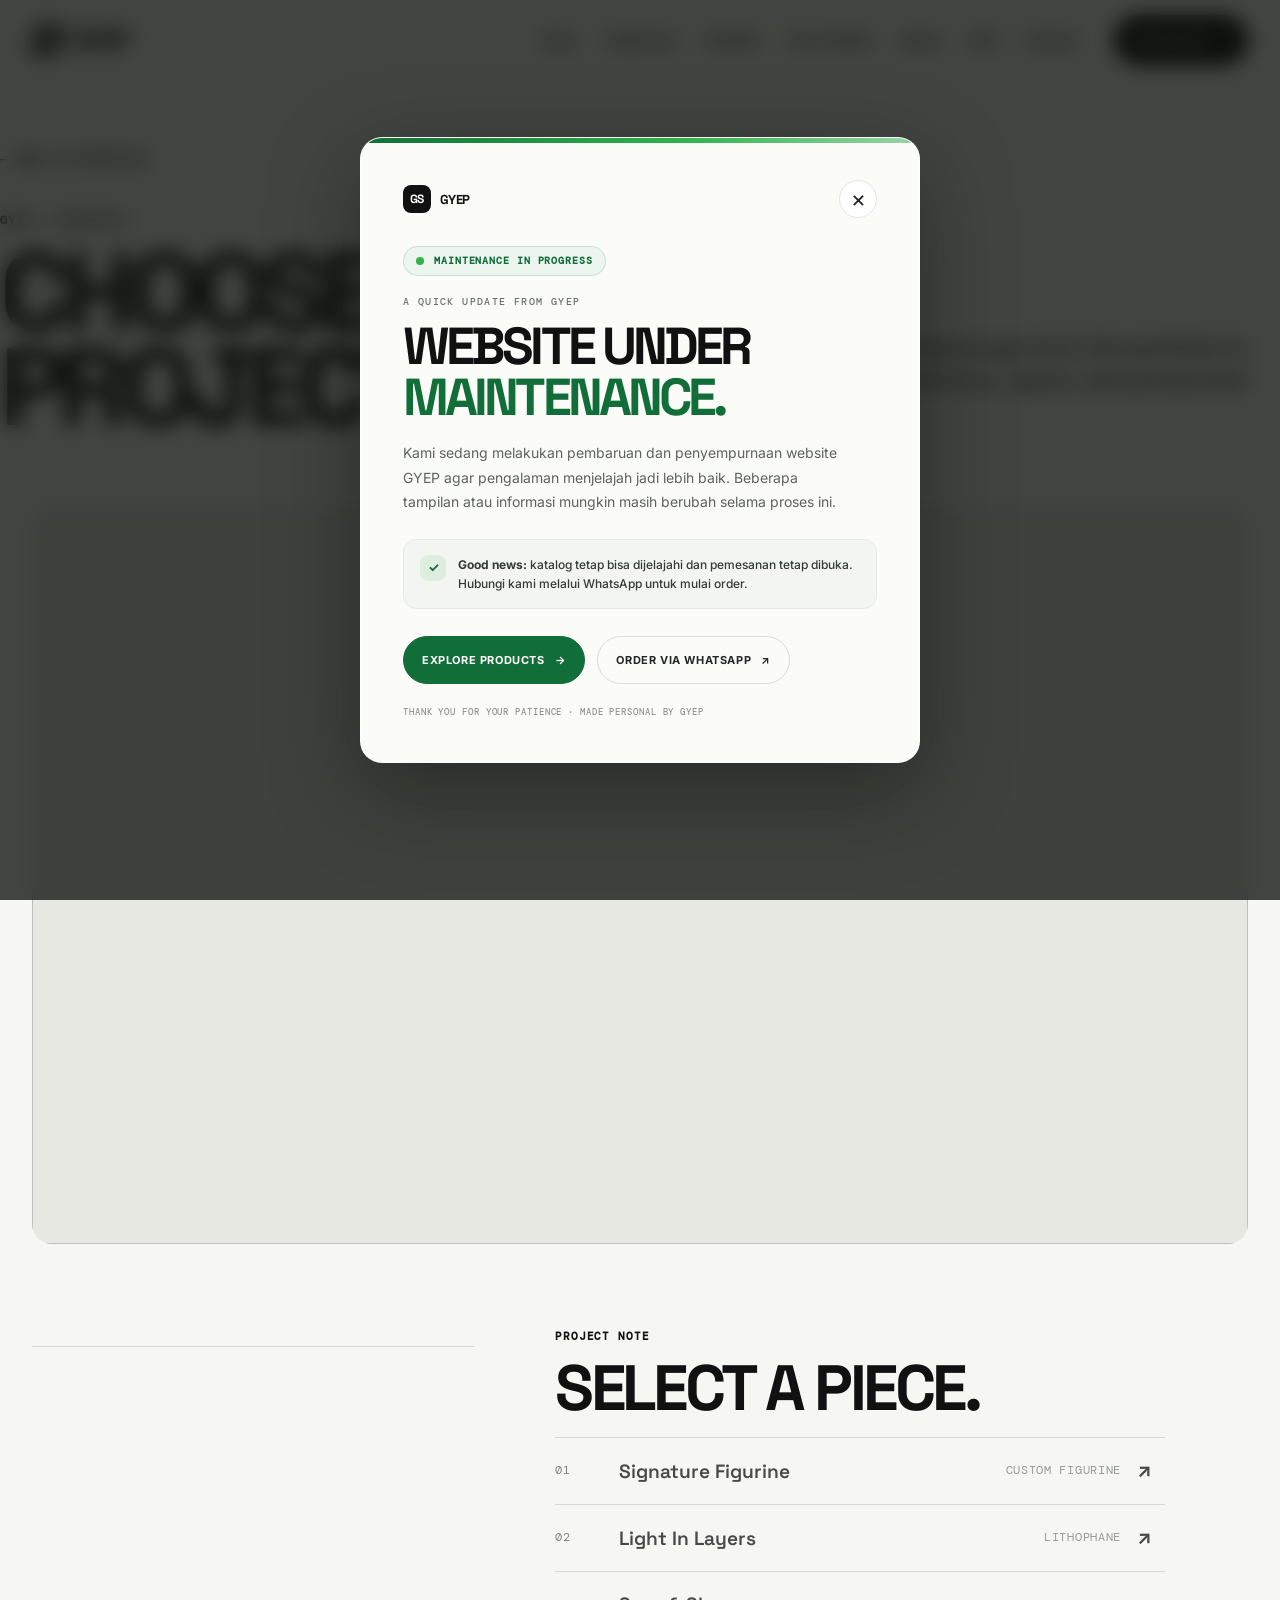
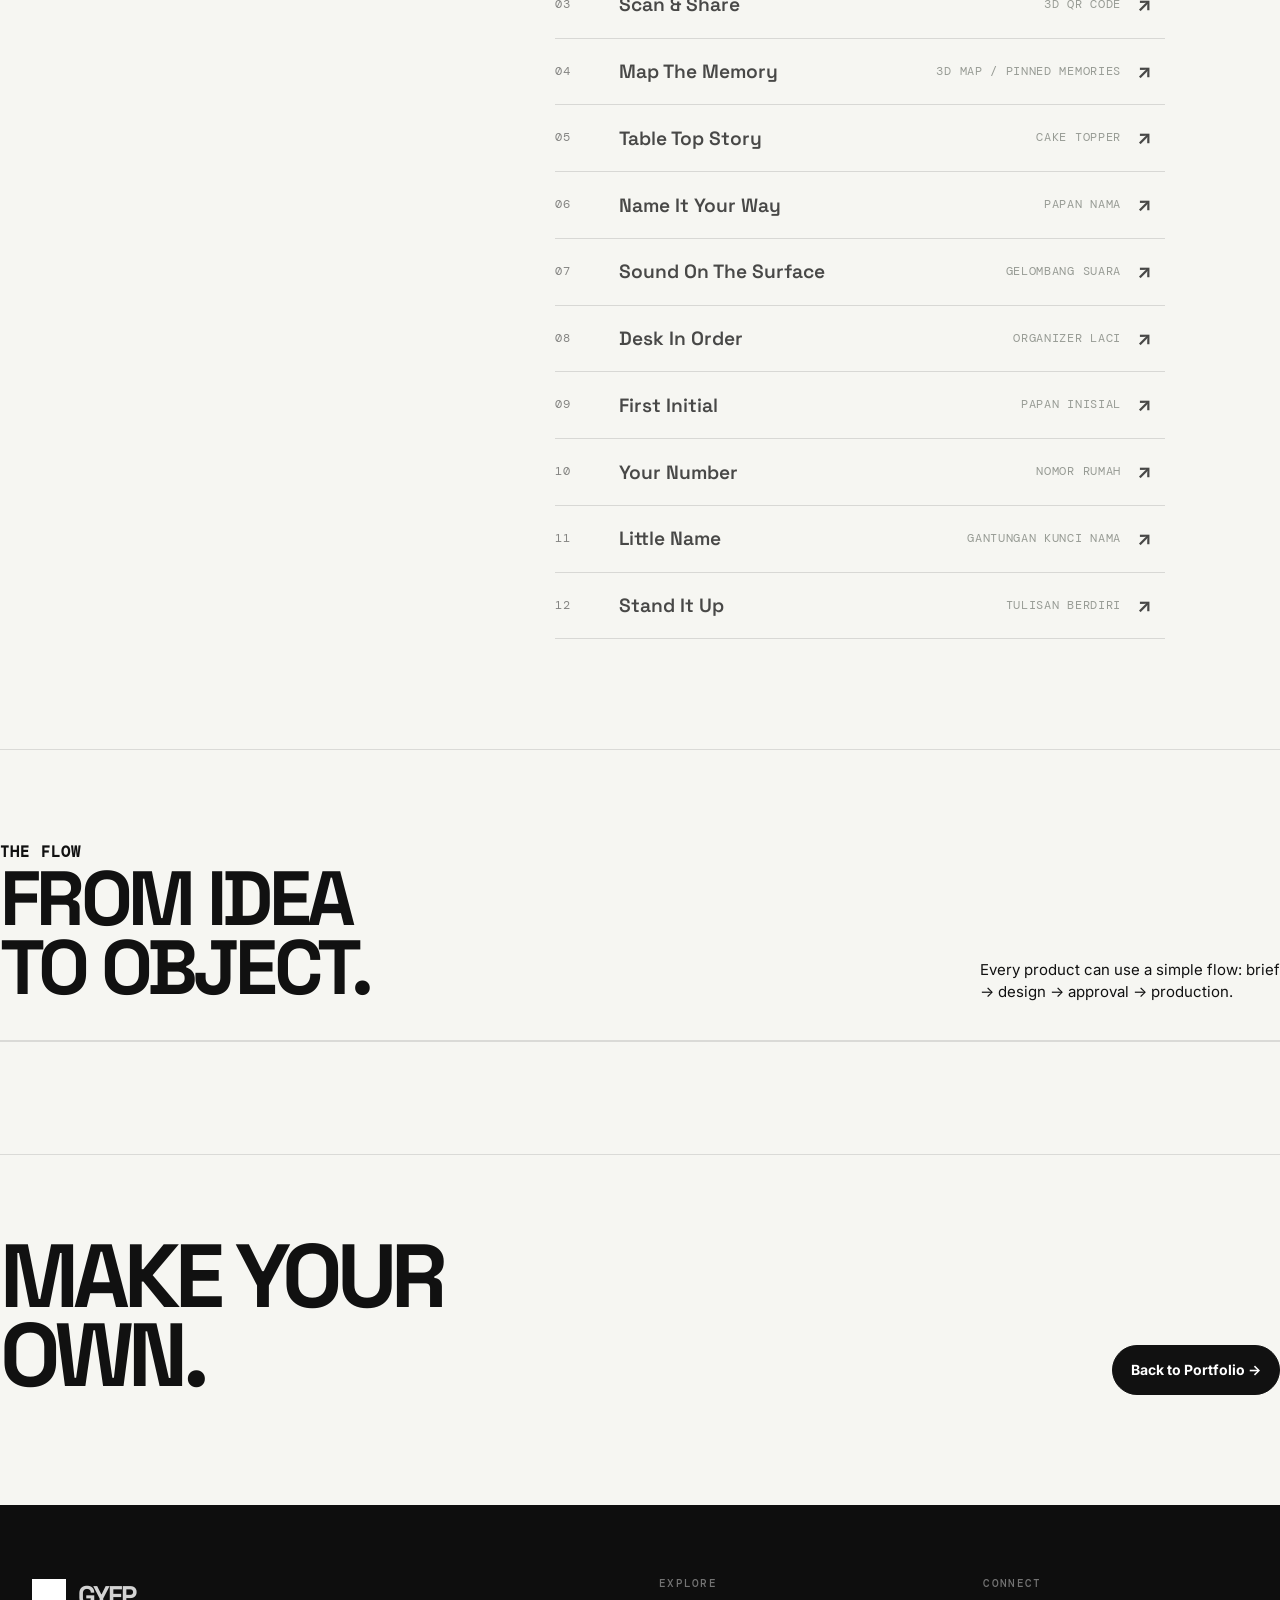
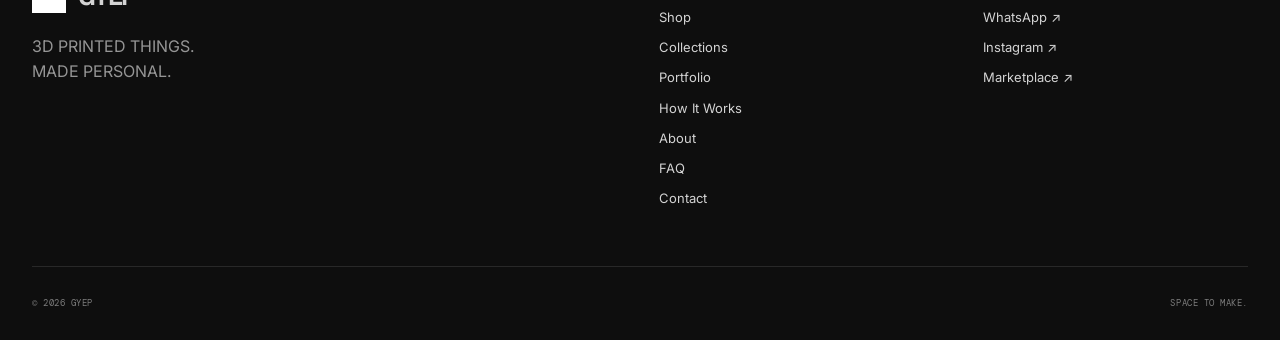
<file: project.html>
<!doctype html>
<html lang="id">
<head>
  <meta charset="utf-8">
  <meta name="viewport" content="width=device-width, initial-scale=1">
  <meta name="theme-color" content="#111111">
  <meta name="robots" content="index,follow">
  <meta name="description" content="GYEP project showcase detail.">
  <title>Project — GYEP | Showcase</title>
  <link rel="icon" type="image/png" href="assets/logo/gyep-monogram-black.png">
  <link rel="preconnect" href="https://fonts.googleapis.com">
  <link rel="preconnect" href="https://fonts.gstatic.com" crossorigin>
  <link href="https://fonts.googleapis.com/css2?family=DM+Mono:wght@400;500&family=Inter:wght@400;500;600;700&family=Space+Grotesk:wght@500;600;700&display=swap" rel="stylesheet">
  <link rel="stylesheet" href="css/style.css">
  <link rel="stylesheet" href="css/portfolio.css">
  <link rel="stylesheet" href="css/maintenance-modal.css">
</head>
<body class="project-page">
  <a class="skip-link" href="#main-content">Skip to content</a>
  <header class="site-header" data-header>
    <div class="container nav-wrap">
      <a class="brand" href="index.html" aria-label="GYEP Home">
        <img src="assets/logo/gyep-monogram-black.png" alt="" class="brand-mark" decoding="async">
        <span>GYEP</span>
      </a>
      <nav class="desktop-nav" aria-label="Main navigation">
        <a href="shop.html">Shop</a>
        <a href="index.html#collections">Collections</a>
        <a href="portfolio.html">Portfolio</a>
        <a href="how-it-works.html">How It Works</a>
        <a href="about.html">About</a>
        <a href="faq.html">FAQ</a>
        <a href="contact.html">Contact</a>
      </nav>
      <a class="btn btn-dark btn-nav" href="https://wa.me/6280000000000" target="_blank" rel="noopener">Order Now <span>↗</span></a>
      <button class="menu-toggle" type="button" aria-label="Open menu" aria-expanded="false" aria-controls="mobileMenu" data-menu-toggle>
        <span></span><span></span><span></span>
      </button>
    </div>
    <div class="mobile-menu" id="mobileMenu" data-mobile-menu>
      <a href="shop.html">Shop</a>
      <a href="index.html#collections">Collections</a>
      <a href="portfolio.html">Portfolio</a>
      <a href="how-it-works.html">How It Works</a>
      <a href="about.html">About</a>
      <a href="faq.html">FAQ</a>
      <a href="contact.html">Contact</a>
      <a class="btn btn-dark" href="https://wa.me/6280000000000" target="_blank" rel="noopener">Order Now <span>↗</span></a>
    </div>
  </header>

  <main id="main-content">
    <section class="project-shell project-hero">
      <a class="project-back" href="portfolio.html">← Back to Portfolio</a>
      <div class="project-hero-grid">
        <div>
          <p class="project-kicker" data-project-kicker>GYEP / SHOWCASE</p>
          <h1 class="project-title" data-project-title>PROJECT</h1>
        </div>
        <p class="project-summary" data-project-summary>Explore the project detail, product context, and production flow.</p>
      </div>
    </section>

    <section class="project-shell">
      <div class="project-detail-media">
        <img data-project-image alt="" hidden>
        <div class="portfolio-fallback project-fallback" data-project-fallback></div>
      </div>

      <div class="project-info-grid">
        <dl class="project-specs" data-project-specs></dl>
        <div>
          <p class="project-story-label">PROJECT NOTE</p>
          <h2 class="project-story-title" data-project-story-title>MADE TO KEEP.</h2>
          <p class="project-story-copy" data-project-story-copy></p>
        </div>
      </div>
    </section>

    <section class="project-shell project-process">
      <div class="project-process-head">
        <div>
          <p class="project-story-label">THE FLOW</p>
          <h2>FROM IDEA<br>TO OBJECT.</h2>
        </div>
        <p>Every product can use a simple flow: brief → design → approval → production.</p>
      </div>
      <div class="project-process-grid" data-project-steps></div>
    </section>

    <section class="project-shell project-end">
      <h2>MAKE YOUR<br>OWN.</h2>
      <a class="btn btn-dark" data-order-link href="shop.html">Find This Product <span>→</span></a>
    </section>
  </main>
  <footer class="site-footer">
    <div class="container footer-grid">
      <div class="footer-brand-block">
        <a class="footer-logo" href="index.html" aria-label="GYEP Home">
          <img src="assets/logo/gyep-monogram-white.png" alt="GYEP" class="footer-mark" decoding="async">
          <span class="brand-word">GYEP</span>
        </a>
        <p>3D PRINTED THINGS.<br>MADE PERSONAL.</p>
      </div>
      <div>
        <span class="eyebrow">EXPLORE</span>
        <a href="shop.html">Shop</a>
        <a href="index.html#collections">Collections</a>
        <a href="portfolio.html">Portfolio</a>
        <a href="how-it-works.html">How It Works</a>
        <a href="about.html">About</a>
        <a href="faq.html">FAQ</a>
        <a href="contact.html">Contact</a>
      </div>
      <div>
        <span class="eyebrow">CONNECT</span>
        <a href="https://wa.me/6280000000000" target="_blank" rel="noopener">WhatsApp ↗</a>
        <a href="contact.html#connect">Instagram ↗</a>
        <a href="contact.html#connect">Marketplace ↗</a>
      </div>
    </div>
    <div class="container footer-bottom">
      <span>© <span data-year></span> GYEP</span>
      <span>SPACE TO MAKE.</span>
    </div>
  </footer>

  <script src="js/main.js"></script>
  <script src="js/portfolio.js"></script>
  <script>
    (() => {
      const projects = window.GYEP_PORTFOLIO || [];
      const params = new URLSearchParams(window.location.search);
      const queryId = params.get('id');
      const hashId = window.location.hash ? decodeURIComponent(window.location.hash.slice(1)) : '';
      const id = queryId || hashId;
      const project = projects.find(p => p.id === id) || null;

      const title = document.querySelector('[data-project-title]');
      const kicker = document.querySelector('[data-project-kicker]');
      const summary = document.querySelector('[data-project-summary]');
      const image = document.querySelector('[data-project-image]');
      const fallback = document.querySelector('[data-project-fallback]');
      const specs = document.querySelector('[data-project-specs]');
      const storyTitle = document.querySelector('[data-project-story-title]');
      const storyCopy = document.querySelector('[data-project-story-copy]');
      const steps = document.querySelector('[data-project-steps]');
      const orderLink = document.querySelector('[data-order-link]');

      function setFallback() {
        if (!project) return;
        fallback.innerHTML = `
          <div class="mock-product mock-${project.accent || 'light'} project-mock-large" aria-hidden="true">
            <span class="mock-orbit"></span>
            <span class="mock-block mock-block-a"></span>
            <span class="mock-block mock-block-b"></span>
            <span class="mock-line"></span>
            <span class="mock-caption">${project.product}</span>
          </div>`;
        fallback.hidden = false;
      }

      function renderEmpty() {
        // Direct page open without an id: show a project picker instead of an error.
        if (!id) {
          kicker.textContent = 'GYEP / PROJECTS';
          title.textContent = 'CHOOSE A PROJECT.';
          summary.textContent = 'Open a showcase from the portfolio to see its full story, specs, and production flow.';
          storyTitle.textContent = 'SELECT A PIECE.';
          storyCopy.innerHTML = projects.length
            ? projects.map(project => `<a class="project-picker-link" href="project.html?id=${encodeURIComponent(project.id)}#${encodeURIComponent(project.id)}"><span>${project.number}</span><strong>${project.title}</strong><em>${project.product}</em><b>↗</b></a>`).join('')
            : 'No showcase projects have been added yet.';
          specs.innerHTML = '';
          steps.innerHTML = '';
          orderLink.textContent = 'Back to Portfolio →';
          orderLink.href = 'portfolio.html';
          document.title = 'Projects — GYEP';
          fallback.innerHTML = `<div class="project-picker-note"><span>${projects.length}</span><strong>SELECTED<br>SHOWCASES</strong><p>Choose a project to continue.</p></div>`;
          fallback.hidden = false;
          return;
        }

        kicker.textContent = 'GYEP / PROJECT';
        title.textContent = 'NOT FOUND';
        summary.textContent = 'This showcase does not exist yet. Go back to the portfolio and choose another project.';
        storyTitle.textContent = 'CHOOSE ANOTHER PIECE.';
        storyCopy.textContent = 'Project detail is data-driven, so adding a new showcase only requires another entry in js/portfolio.js.';
        specs.innerHTML = '';
        steps.innerHTML = '';
        orderLink.textContent = 'Back to Portfolio →';
        orderLink.href = 'portfolio.html';
        document.title = 'Project Not Found — GYEP';
        setFallback();
      }

      if (!project) {
        renderEmpty();
      } else {
        kicker.textContent = `${project.eyebrow} · ${project.categoryLabel}`;
        title.textContent = project.title;
        summary.textContent = project.intro;
        storyTitle.textContent = project.storyTitle;
        storyCopy.textContent = project.story;
        document.title = `${project.title} — GYEP`;

        specs.innerHTML = (project.details || []).map(([label, value]) => `
          <div class="project-spec"><dt>${label}</dt><dd>${value}</dd></div>`).join('');

        steps.innerHTML = (project.steps || []).map(([num, heading, copy]) => `
          <article class="project-step">
            <div class="project-step-number">${num}</div>
            <h3>${heading}</h3>
            <p>${copy}</p>
          </article>`).join('');

        image.src = project.image;
        image.alt = `${project.title} — ${project.product}`;
        image.addEventListener('error', () => { image.hidden = true; setFallback(); }, { once: true });
        image.addEventListener('load', () => { image.hidden = false; fallback.hidden = true; }, { once: true });
        const matchedProduct = (window.GYEP_PRODUCTS || []).find(p => p.name === project.product);
        orderLink.href = matchedProduct ? `product.html?id=${encodeURIComponent(matchedProduct.id)}` : 'shop.html';
      }

      document.querySelectorAll('[data-year]').forEach(el => el.textContent = new Date().getFullYear());
    })();
  </script>
  <script src="js/maintenance-modal.js"></script>
</body>
</html>
</file>
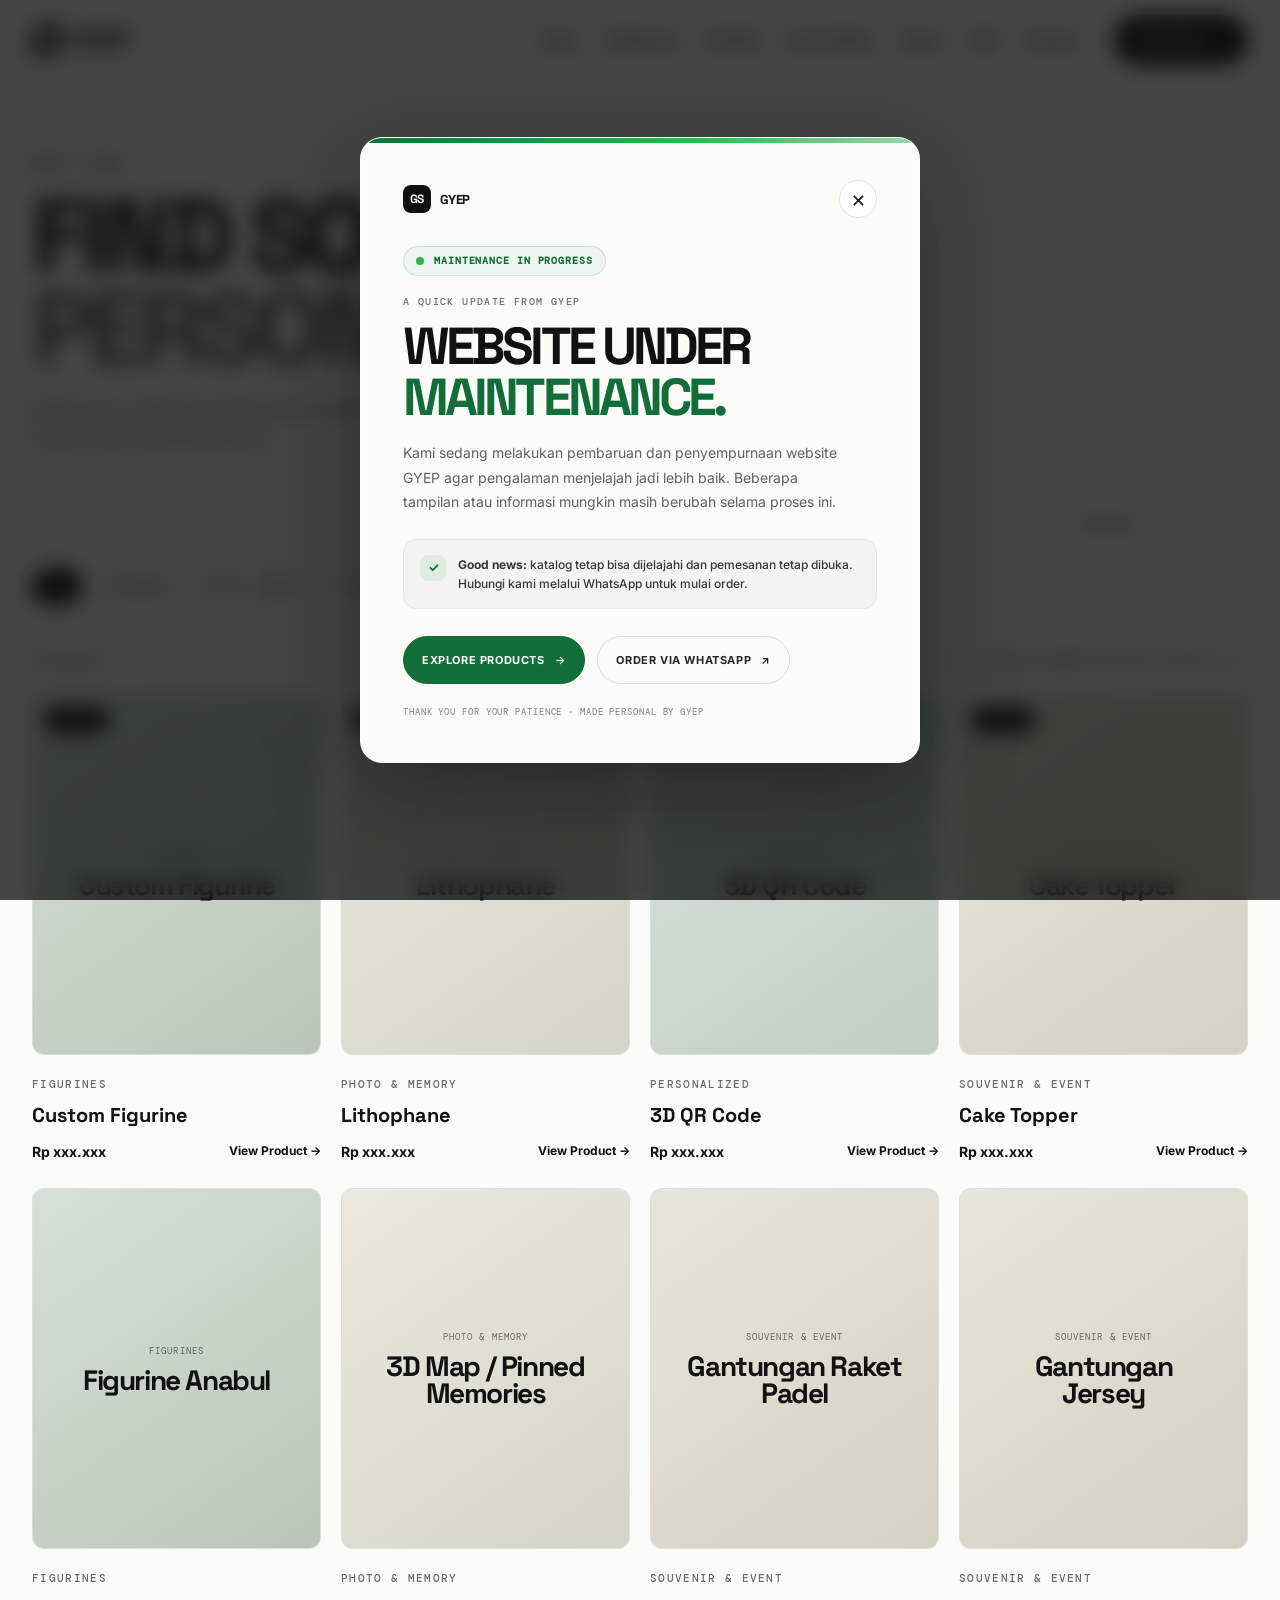
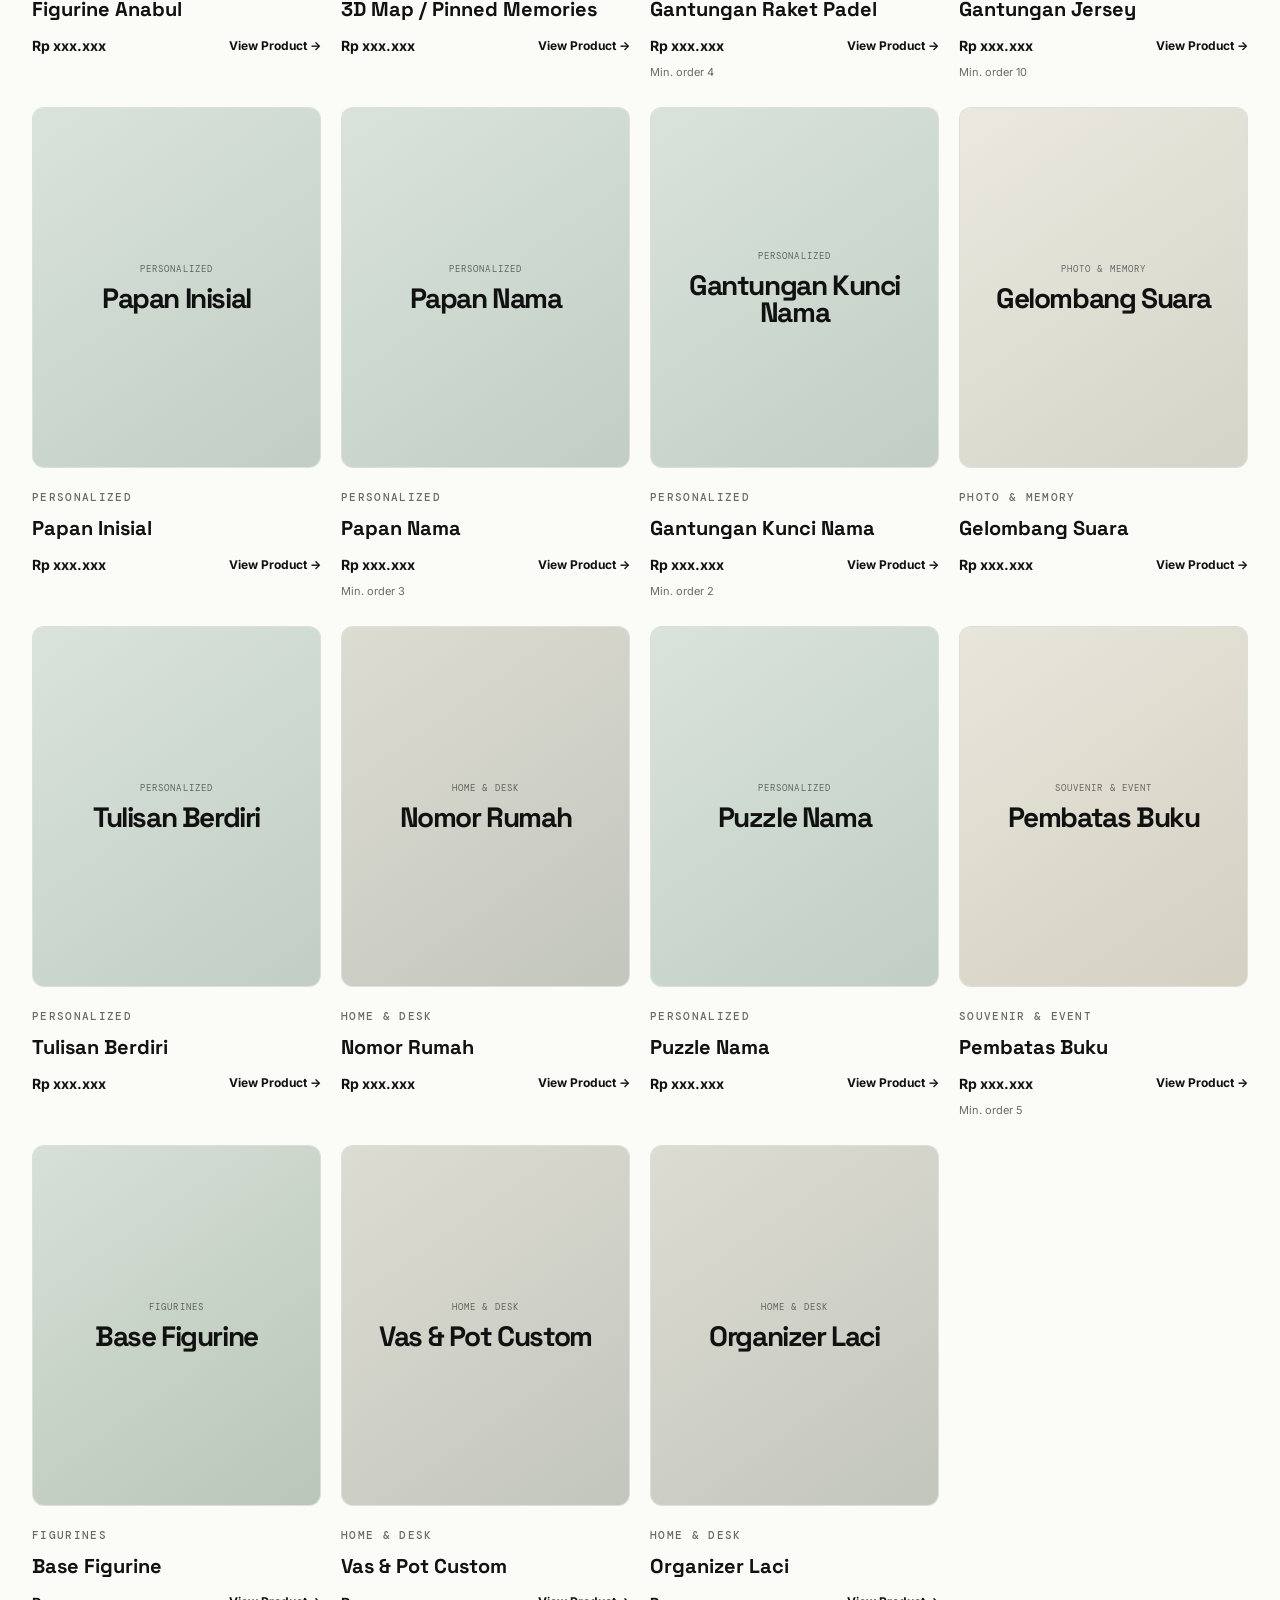
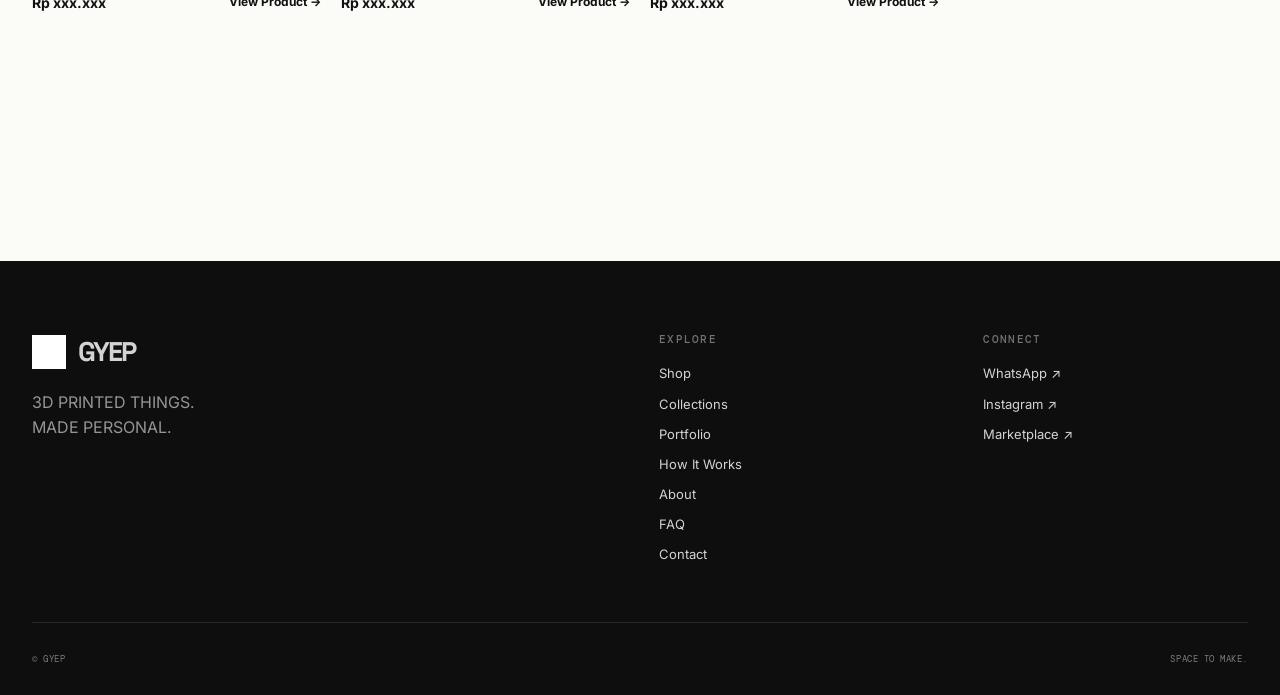
<file: shop.html>
<!doctype html>
<html lang="id">
<head>
  <meta charset="utf-8">
  <meta name="viewport" content="width=device-width, initial-scale=1">
  <meta name="theme-color" content="#111111">
  <meta name="robots" content="index,follow">
  <meta name="description" content="Shop GYEP — 3D printed things made personal.">
  <title>Shop — GYEP | 3D Printed Things</title>
  <link rel="icon" href="assets/logo/gyep-monogram-black.png" type="image/png">
  <link rel="preconnect" href="https://fonts.googleapis.com">
  <link rel="preconnect" href="https://fonts.gstatic.com" crossorigin>
  <link href="https://fonts.googleapis.com/css2?family=DM+Mono:wght@400;500&family=Inter:wght@400;500;600;700&family=Space+Grotesk:wght@500;600;700&display=swap" rel="stylesheet">
  <link rel="stylesheet" href="css/style.css">
  <style>
    .shop-page { padding-top: 150px; }
    .shop-heading { max-width: 760px; }
    .shop-heading h1 { margin-top: 14px; }
    .shop-heading p { max-width: 560px; margin: 22px 0 0; color: var(--muted); font-size: 17px; }
    .shop-toolbar { margin-top: 48px; display:flex; justify-content:flex-end; align-items:center; }
    .sort-select {
      min-height:52px; padding:0 42px 0 16px; border:1px solid var(--line); border-radius:999px;
      background:var(--white); color:var(--black); outline:none;
    }
    .category-row { display:flex; flex-wrap:wrap; gap:9px; margin-top:18px; }
    .category-btn {
      padding:10px 14px; border:1px solid var(--line); border-radius:999px; background:transparent;
      cursor:pointer; font-family:var(--mono); font-size:10px; letter-spacing:.08em; text-transform:uppercase;
    }
    .category-btn:hover, .category-btn.is-active { color:var(--white); background:var(--black); border-color:var(--black); }
    .shop-result-bar { display:flex; justify-content:space-between; align-items:center; gap:20px; margin:44px 0 22px; }
    .shop-result-bar p { margin:0; color:var(--muted); font-size:13px; }
    .shop-grid { display:grid; grid-template-columns:repeat(4,minmax(0,1fr)); gap:26px 20px; padding-bottom:120px; }
    .shop-product-card { min-width:0; }
    .shop-product-image {
      display:block; position:relative; aspect-ratio:4/5; overflow:hidden; border-radius:var(--radius-sm);
      background:#e9ebe6; border:1px solid rgba(17,17,17,.05); transition:transform .4s cubic-bezier(.22,1,.36,1);
    }
    .shop-product-card:hover .shop-product-image { transform:translateY(-4px); }
    .shop-badge {
      position:absolute; top:12px; left:12px; z-index:2; padding:7px 9px; border-radius:999px;
      color:var(--white); background:var(--black); font-family:var(--mono); font-size:8px; letter-spacing:.08em;
    }
    .catalog-art { position:absolute; inset:0; display:grid; place-items:center; align-content:center; gap:8px; padding:24px; text-align:center; transition:transform .45s cubic-bezier(.22,1,.36,1); }
    .shop-product-card:hover .catalog-art { transform:scale(1.035); }
    .catalog-art span { font-family:var(--mono); font-size:9px; letter-spacing:.12em; opacity:.58; }
    .catalog-art strong { max-width:220px; font-family:var(--display); font-size:28px; line-height:.95; letter-spacing:-.05em; }
    .catalog-art[data-type="figurines"] { background:linear-gradient(145deg,#d7e0d7,#b9c6b9); }
    .catalog-art[data-type="photo-memory"] { background:linear-gradient(145deg,#ebe9df,#d4d4c9); }
    .catalog-art[data-type="personalized"] { background:linear-gradient(145deg,#d9e3dc,#c2cec3); }
    .catalog-art[data-type="souvenir-event"] { background:linear-gradient(145deg,#e8e6db,#d4d0c2); }
    .catalog-art[data-type="home-desk"] { background:linear-gradient(145deg,#dddcd2,#c3c6bd); }
    .shop-product-info { padding-top:15px; }
    .shop-product-info .eyebrow { color:var(--muted); }
    .shop-product-info h3 { margin:5px 0 0; font-size:20px; }
    .shop-product-bottom { display:flex; align-items:center; justify-content:space-between; gap:10px; margin-top:10px; }
    .shop-product-bottom strong { font-size:14px; }
    .shop-product-bottom a { font-size:12px; font-weight:700; }
    .shop-product-info small { display:block; margin-top:7px; color:var(--muted); font-size:11px; }
    .empty-state { padding:72px 20px; text-align:center; border:1px dashed var(--line); border-radius:var(--radius); margin-bottom:120px; }
    .empty-state h2 { font-size:42px; }
    .empty-state p { color:var(--muted); margin:15px auto 0; max-width:420px; }
    @media (max-width: 1060px) {
      .shop-grid { grid-template-columns:repeat(3,minmax(0,1fr)); }
    }
    @media (max-width: 820px) {
      .shop-page { padding-top:120px; }
      .shop-toolbar { justify-content:flex-start; }
      .category-row { flex-wrap:nowrap; overflow:auto; padding-bottom:4px; scrollbar-width:none; }
      .category-row::-webkit-scrollbar { display:none; }
      .shop-result-bar { margin-top:34px; }
      .shop-grid { grid-template-columns:repeat(2,minmax(0,1fr)); gap:24px 14px; }
    }
    @media (max-width: 560px) {
      .shop-heading p { font-size:16px; }
      .sort-select { width:100%; }
      .shop-grid { gap:22px 12px; }
      .catalog-art strong { font-size:22px; }
      .shop-product-info h3 { font-size:17px; }
      .shop-product-bottom { align-items:flex-start; flex-direction:column; gap:5px; }
    }
  </style>
  <link rel="stylesheet" href="css/maintenance-modal.css">
</head>
<body>
  <a class="skip-link" href="#main-content">Skip to content</a>
  <header class="site-header" data-header>
    <div class="container nav-wrap">
      <a class="brand" href="index.html" aria-label="GYEP Home">
        <img src="assets/logo/gyep-monogram-black.png" alt="" class="brand-mark" decoding="async">
        <span>GYEP</span>
      </a>
      <nav class="desktop-nav" aria-label="Main navigation">
        <a href="shop.html">Shop</a>
        <a href="index.html#collections">Collections</a>
        <a href="portfolio.html">Portfolio</a>
        <a href="how-it-works.html">How It Works</a>
        <a href="about.html">About</a>
        <a href="faq.html">FAQ</a>
        <a href="contact.html">Contact</a>
      </nav>
      <a class="btn btn-dark btn-nav" href="https://wa.me/6280000000000" target="_blank" rel="noopener">Order Now <span>↗</span></a>
      <button class="menu-toggle" type="button" aria-label="Open menu" aria-expanded="false" aria-controls="mobileMenu" data-menu-toggle>
        <span></span><span></span><span></span>
      </button>
    </div>
    <div class="mobile-menu" id="mobileMenu" data-mobile-menu>
      <a href="shop.html">Shop</a>
      <a href="index.html#collections">Collections</a>
      <a href="portfolio.html">Portfolio</a>
      <a href="how-it-works.html">How It Works</a>
      <a href="about.html">About</a>
      <a href="faq.html">FAQ</a>
      <a href="contact.html">Contact</a>
      <a class="btn btn-dark" href="https://wa.me/6280000000000" target="_blank" rel="noopener">Order Now <span>↗</span></a>
    </div>
  </header>

  <main id="main-content">
    <section class="section shop-page">
      <div class="container">
        <div class="shop-heading reveal">
          <span class="eyebrow">GYEP / SHOP</span>
          <h1>FIND SOMETHING<br><em>PERSONAL.</em></h1>
          <p>Explore our collection of 3D printed pieces for people, memories, events, and everyday spaces.</p>
        </div>

        <div class="shop-toolbar reveal">
          <select id="shopSort" class="sort-select" aria-label="Sort products">
            <option value="featured">Featured</option>
            <option value="price-asc">Price: Low to High</option>
            <option value="price-desc">Price: High to Low</option>
            <option value="name">A–Z</option>
          </select>
        </div>

        <div class="category-row reveal" aria-label="Product categories">
          <button class="category-btn" data-category="all">All</button>
          <button class="category-btn" data-category="figurines">Figurines</button>
          <button class="category-btn" data-category="photo-memory">Photo &amp; Memory</button>
          <button class="category-btn" data-category="personalized">Personalized</button>
          <button class="category-btn" data-category="souvenir-event">Souvenir &amp; Event</button>
          <button class="category-btn" data-category="home-desk">Home &amp; Desk</button>
        </div>

        <div class="shop-result-bar">
          <p id="resultCount">0 products</p>
          <p>Prices can be updated directly in <code>products.js</code>.</p>
        </div>

        <div id="shopGrid" class="shop-grid" aria-live="polite"></div>

        <div id="emptyState" class="empty-state" hidden>
          <h2>NOTHING HERE YET.</h2>
          <p>Try another category or explore all products.</p>
          <button class="btn btn-dark" type="button" onclick="window.location.href='shop.html'">View All Products →</button>
        </div>
      </div>
    </section>
  </main>
  <footer class="site-footer">
    <div class="container footer-grid">
      <div class="footer-brand-block">
        <a class="footer-logo" href="index.html" aria-label="GYEP Home">
          <img src="assets/logo/gyep-monogram-white.png" alt="GYEP" class="footer-mark" decoding="async">
          <span class="brand-word">GYEP</span>
        </a>
        <p>3D PRINTED THINGS.<br>MADE PERSONAL.</p>
      </div>
      <div>
        <span class="eyebrow">EXPLORE</span>
        <a href="shop.html">Shop</a>
        <a href="index.html#collections">Collections</a>
        <a href="portfolio.html">Portfolio</a>
        <a href="how-it-works.html">How It Works</a>
        <a href="about.html">About</a>
        <a href="faq.html">FAQ</a>
        <a href="contact.html">Contact</a>
      </div>
      <div>
        <span class="eyebrow">CONNECT</span>
        <a href="https://wa.me/6280000000000" target="_blank" rel="noopener">WhatsApp ↗</a>
        <a href="contact.html#connect">Instagram ↗</a>
        <a href="contact.html#connect">Marketplace ↗</a>
      </div>
    </div>
    <div class="container footer-bottom">
      <span>© <span data-year></span> GYEP</span>
      <span>SPACE TO MAKE.</span>
    </div>
  </footer>

  <script src="js/main.js"></script>
  <script src="js/products.js"></script>
  <script src="js/shop.js"></script>
  <script src="js/maintenance-modal.js"></script>
</body>
</html>
</file>
<file: css/style.css>
:root {
  --gyep-primary: #111111;
  --gyep-secondary: #edf5ef;
  --gyep-green: #126E38;
  --gyep-green-dark: #0D4D29;
  --black: #111111;
  --white: #ffffff;
  --paper: #fbfbf8;
  --surface: #f1f1ec;
  --muted: #6b6b66;
  --line: #deded7;
  --accent: #d9e6d8;
  --container: 1280px;
  --radius: 22px;
  --radius-sm: 12px;
  --shadow: 0 22px 55px rgba(17,17,17,.12);
  --body: "Inter", sans-serif;
  --display: "Space Grotesk", sans-serif;
  --mono: "DM Mono", monospace;
}

* { box-sizing: border-box; }
html { scroll-behavior: smooth; }
body {
  margin: 0;
  color: var(--black);
  background: var(--paper);
  font-family: var(--body);
  line-height: 1.55;
  -webkit-font-smoothing: antialiased;
}
a { color: inherit; text-decoration: none; }
button { font: inherit; }
.container { width: min(calc(100% - 64px), var(--container)); margin-inline: auto; }

.eyebrow {
  display: inline-block;
  margin: 0;
  font-family: var(--mono);
  font-size: 11px;
  font-weight: 500;
  letter-spacing: .12em;
  text-transform: uppercase;
}
h1, h2, h3 { margin: 0; font-family: var(--display); }
h1, h2 { letter-spacing: -.055em; line-height: .91; }
h1 { font-size: clamp(64px, 8vw, 108px); }
h2 { font-size: clamp(50px, 6vw, 78px); }
em { font-style: normal; color: #666c64; }

.btn {
  min-height: 50px;
  padding: 13px 18px;
  border-radius: 999px;
  display: inline-flex;
  align-items: center;
  justify-content: center;
  gap: 10px;
  font-weight: 700;
  font-size: 14px;
  transition: transform .18s ease, background .18s ease, color .18s ease, border-color .18s ease;
}
.btn:hover { transform: translateY(-2px); }
.btn span, .text-link span { transition: transform .18s ease; }
.btn:hover span, .text-link:hover span { transform: translateX(4px); }
.btn-dark { color: var(--white); background: var(--black); border: 1px solid var(--black); }
.btn-dark:hover { background: var(--gyep-green); }
.btn-outline { border: 1px solid var(--black); }
.btn-light { color: var(--black); background: var(--white); }
.btn-ghost { color: var(--white); border: 1px solid rgba(255,255,255,.35); }
.btn-ghost:hover { background: rgba(255,255,255,.09); }

.text-link {
  display: inline-flex;
  align-items: center;
  gap: 8px;
  font-size: 13px;
  font-weight: 700;
}


.brand {
  display: inline-flex;
  align-items: center;
  gap: 9px;
}
.brand-mark {
  width: 30px;
  height: 30px;
  object-fit: contain;
  flex: 0 0 auto;
}
.brand span {
  display: inline-block;
}
.brand:hover .brand-mark {
  transform: rotate(2deg);
}
.brand-mark {
  transition: transform .2s ease;
}
.footer-logo {
  display: inline-flex;
  align-items: center;
  gap: 12px;
}
.footer-mark {
  width: 34px;
  height: 34px;
  object-fit: contain;
}
.brand-word {
  font-family: var(--display);
  font-size: 27px;
  font-weight: 700;
  letter-spacing: -.075em;
}

/* Header */
.site-header {
  position: fixed;
  inset: 0 0 auto;
  z-index: 1000;
  transition: background .25s ease, border-color .25s ease, backdrop-filter .25s ease;
}
.site-header.scrolled {
  background: rgba(251,251,248,.86);
  backdrop-filter: blur(14px);
  border-bottom: 1px solid rgba(222,222,215,.9);
}
.nav-wrap {
  min-height: 80px;
  display: flex;
  align-items: center;
  gap: 24px;
}
.brand {
  font-family: var(--display);
  font-weight: 700;
  font-size: 27px;
  letter-spacing: -.075em;
}
.desktop-nav {
  display: flex;
  gap: 30px;
  margin-left: auto;
  margin-right: 14px;
}
.desktop-nav a { font-size: 13px; font-weight: 600; }
.desktop-nav a:hover { opacity: .55; }
.menu-toggle {
  display: none;
  width: 44px; height: 44px;
  background: transparent;
  cursor: pointer;
}
.menu-toggle span {
  display: block;
  height: 2px;
  margin: 6px 5px;
  background: var(--black);
  transition: transform .2s ease, opacity .2s ease;
}
.mobile-menu { display: none; }

/* Common sections */
.section { padding-block: clamp(92px, 10vw, 138px); }
.section-intro { max-width: 720px; margin-bottom: 52px; }
.section-intro.split {
  max-width: none;
  display: flex;
  align-items: end;
  justify-content: space-between;
  gap: 48px;
}
.section-intro h2 { margin-top: 14px; }
.section-intro p {
  max-width: 480px;
  margin: 20px 0 0;
  color: var(--muted);
  font-size: 16px;
}
.intro-right { max-width: 370px; }

/* Hero */
.hero {
  min-height: 820px;
  padding-top: 110px;
  padding-bottom: 30px;
  display: flex;
  flex-direction: column;
  justify-content: center;
}
.hero-grid {
  display: grid;
  grid-template-columns: .82fr 1.18fr;
  align-items: center;
  gap: clamp(42px, 7vw, 110px);
}
.hero-copy p {
  max-width: 500px;
  margin: 28px 0 0;
  color: var(--muted);
  font-size: 18px;
}
.hero-actions { display: flex; gap: 12px; flex-wrap: wrap; margin-top: 34px; }
.hero .eyebrow { color: var(--gyep-green); }
.hero-meta {
  display: flex;
  align-items: center;
  gap: 12px;
  margin-top: 46px;
  color: #777872;
  font-family: var(--mono);
  font-size: 10px;
  letter-spacing: .08em;
}
.dot { width: 4px; height: 4px; border-radius: 50%; background: #9a9b95; }
.hero-stage {
  position: relative;
  min-height: 570px;
  display: grid;
  place-items: center;
}
.hero-ring {
  position: absolute;
  width: min(42vw, 570px);
  aspect-ratio: 1;
  border: 1px solid rgba(17,17,17,.1);
  border-radius: 50%;
}
.hero-ring::before, .hero-ring::after {
  content: "";
  position: absolute;
  inset: 9%;
  border: 1px solid rgba(17,17,17,.07);
  border-radius: 50%;
}
.hero-ring::after { inset: 21%; }
.hero-note {
  position: absolute;
  z-index: 4;
  padding: 9px 12px;
  color: var(--black);
  background: rgba(255,255,255,.82);
  border: 1px solid var(--line);
  border-radius: 999px;
  box-shadow: 0 12px 30px rgba(17,17,17,.07);
  font-family: var(--mono);
  font-size: 9px;
  letter-spacing: .1em;
}
.note-a { top: 8%; left: 7%; }
.note-b { right: 4%; bottom: 10%; }
.scene-hero { position: relative; width: min(100%, 640px); height: 530px; }
.scene-shadow {
  position: absolute;
  left: 8%;
  right: 8%;
  bottom: 90px;
  height: 52px;
  border-radius: 50%;
  background: radial-gradient(closest-side, rgba(17,17,17,.15), transparent);
  filter: blur(8px);
}
.mini-figure {
  position: absolute;
  width: 95px;
  height: 220px;
}
.mini-figure-main { left: 41%; bottom: 102px; transform: scale(1.16); }
.mini-figure-card { left: 50%; top: 18%; transform: scale(.95); }
.mini-figure-signature { left: 50%; bottom: 10%; transform: scale(1.6); transform-origin: bottom center; }
.mini-figure .head {
  position: absolute; top: 0; left: 20px;
  width: 58px; height: 65px;
  border-radius: 42% 42% 47% 47%;
  background: #b8aaa0;
}
.mini-figure .hair {
  position: absolute; top: -4px; left: 16px;
  width: 68px; height: 34px;
  border-radius: 50% 50% 20% 20%;
  background: #3e3d3a;
}
.mini-figure .body {
  position: absolute; top: 60px; left: 15px;
  width: 68px; height: 94px;
  border-radius: 24px 24px 12px 12px;
  background: #617065;
}
.mini-figure .arm {
  position: absolute; top: 67px;
  width: 20px; height: 82px;
  border-radius: 14px;
  background: #b8aaa0;
}
.mini-figure .arm.left { left: 2px; transform: rotate(10deg); }
.mini-figure .arm.right { right: 2px; transform: rotate(-18deg); }
.mini-figure .base {
  position: absolute; bottom: 0; left: 0;
  width: 99px; height: 18px;
  border-radius: 10px 10px 7px 7px;
  background: #242623;
  box-shadow: 0 8px 15px rgba(17,17,17,.15);
}
.litho-card {
  position: absolute;
  width: 150px;
  height: 205px;
  padding: 12px;
  display: grid;
  place-items: center;
  color: #787a76;
  background: rgba(255,255,255,.72);
  border: 1px solid rgba(17,17,17,.11);
  border-radius: 16px;
  box-shadow: var(--shadow);
  transform: rotate(-6deg);
}
.scene-hero .litho-card { left: 7%; bottom: 140px; }
.litho-card > span { font-family: var(--mono); font-size: 8px; letter-spacing: .08em; }
.litho-shape {
  width: 108px; height: 142px;
  border: 5px solid #e3e1d8;
  background: #f7f6ef;
  position: relative;
  overflow: hidden;
}
.litho-photo {
  position: absolute; inset: 15%;
  border-radius: 48% 48% 42% 42%;
  background:
    radial-gradient(circle at 50% 25%, #c8c6bd 0 22%, transparent 23%),
    linear-gradient(155deg, #cecbc1, #9f9b8e 52%, #dcd9cf 53%);
  filter: grayscale(1);
}
.litho-photo::after {
  content: "";
  position: absolute;
  left: 18%; right: 18%; bottom: -4%;
  height: 45%;
  border-radius: 50% 50% 18% 18%;
  background: #aaa79d;
}
.name-plate {
  position: absolute;
  right: 3%;
  top: 19%;
  padding: 15px 19px;
  border-radius: 12px;
  background: #ecebe3;
  box-shadow: 0 13px 30px rgba(17,17,17,.1);
  transform: rotate(5deg);
  font-family: var(--display);
  font-size: 15px;
  letter-spacing: .08em;
}
.qr-piece {
  position: absolute;
  right: 13%;
  bottom: 112px;
  padding: 14px;
  border-radius: 14px;
  background: #e7e6de;
  box-shadow: var(--shadow);
  transform: rotate(8deg);
  text-align: center;
}
.qr-pattern {
  width: 80px; height: 80px;
  background:
    linear-gradient(90deg, #111 9px, transparent 9px) 0 0/26px 26px,
    linear-gradient(#111 9px, transparent 9px) 0 0/26px 26px,
    linear-gradient(90deg, transparent 11px, #111 11px 18px, transparent 18px) 0 0/22px 22px;
  filter: contrast(1.05);
}
.qr-piece span, .qr-caption {
  display: block; margin-top: 8px;
  font-family: var(--mono); font-size: 8px; letter-spacing: .08em;
}
.hero-foot {
  display: flex; align-items: center; justify-content: center; gap: 12px;
  padding-top: 28px;
  font-family: var(--mono); font-size: 9px; letter-spacing: .12em; color: #777872;
}
.scroll-line { width: 90px; height: 1px; background: var(--line); }

/* Ticker */
.ticker {
  overflow: hidden;
  background: var(--black);
  color: var(--white);
}
.ticker-track {
  display: flex;
  width: max-content;
  align-items: center;
  gap: 18px;
  padding: 18px 0;
  font-family: var(--mono);
  font-size: 11px;
  letter-spacing: .1em;
  animation: marquee 36s linear infinite;
}
.ticker-track b { opacity: .35; font-weight: 400; }
@keyframes marquee { to { transform: translateX(-50%); } }

/* Collections */
.collection-grid {
  display: grid;
  grid-template-columns: 1.18fr .82fr;
  grid-template-rows: 330px 330px;
  gap: 18px;
}
.collection-card {
  position: relative;
  overflow: hidden;
  border-radius: var(--radius);
  background: #d7d9d3;
}
.collection-card.large { grid-row: span 2; }
.collection-art { position: absolute; inset: 0; overflow: hidden; }
.card-caption {
  position: absolute;
  left: 0; right: 0; bottom: 0;
  padding: 26px;
  color: var(--white);
  display: flex; justify-content: space-between; align-items: end; gap: 16px;
  background: linear-gradient(to top, rgba(17,17,17,.76), transparent 72%);
}
.card-caption .eyebrow { opacity: .78; }
.card-caption p { margin: 7px 0 0; font-family: var(--display); font-size: 18px; line-height: 1.1; }
.round-arrow {
  width: 42px; height: 42px; border-radius: 50%;
  display: grid; place-items: center;
  background: rgba(255,255,255,.92); color: var(--black);
  transition: transform .2s ease;
}
.collection-card:hover .round-arrow { transform: rotate(45deg); }
.collection-card:hover .collection-art { transform: scale(1.03); }
.collection-art { transition: transform .5s cubic-bezier(.22,1,.36,1); }

.art-figure { background: linear-gradient(145deg, #d6ddd0, #b4bdaf); }
.figure-row {
  position: absolute; inset: auto 11% 25% 10%;
  display: flex; gap: 12%;
  align-items: end; justify-content: center;
}
.figure-person { position: relative; width: 26%; height: 240px; }
.figure-person::before {
  content: ""; position: absolute; top: 0; left: 25%;
  width: 50px; height: 50px; border-radius: 50%;
  background: #b0a398;
}
.figure-person::after {
  content: ""; position: absolute; top: 46px; left: 11%;
  width: 78%; height: 150px; border-radius: 28px 28px 12px 12px;
  background: #697367;
}
.person-2 { transform: scale(.84); }
.person-2::before { background: #9f8b7e; }
.person-2::after { background: #7c6871; }
.person-3 { transform: scale(.68); }
.person-3::before { background: #c2ad9f; }
.person-3::after { background: #9f9b86; }

.art-memory { background: #ecebe4; display: grid; place-items: center; }
.memory-frame { width: 58%; aspect-ratio: 1/1.12; border: 13px solid #faf9f4; box-shadow: 0 18px 45px rgba(17,17,17,.12); position: relative; overflow: hidden; background: #d4d6cd; }
.sun { position: absolute; width: 70px; height: 70px; border-radius: 50%; background: #efebe0; top: 18%; right: 14%; }
.mountain { position: absolute; width: 90%; height: 40%; left: 4%; bottom: 15%; background: linear-gradient(135deg,#8a8c84 0 50%, #a9ada1 50%); clip-path: polygon(0 100%, 34% 28%, 52% 61%, 70% 20%, 100% 100%); }
.memory-line { position: absolute; left: 0; right: 0; bottom: 0; height: 16%; background: #bebcb3; }

.art-personalized { background: #d8dfd8; }
.personal-object {
  position: absolute;
  width: 46%; height: 42%;
  left: 13%; top: 17%;
  border-radius: 22px; display: grid; place-items: center;
  background: #f1f1e9;
  box-shadow: 0 22px 40px rgba(17,17,17,.09);
  font-family: var(--display); font-size: 54px; font-weight: 700; letter-spacing: -.06em;
  transform: rotate(-6deg);
}
.personal-object.small { width: 23%; height: 24%; left: 60%; top: 41%; font-size: 32px; transform: rotate(8deg); background: #c6cfca; }
.qr-mini { left: 50%; top: 8%; width: 28%; height: 28%; transform: rotate(4deg); background: #e8e8df; }
.qr-mini::after { content: ""; width: 65%; aspect-ratio: 1; background: repeating-linear-gradient(90deg,#111 0 4px,transparent 4px 8px), repeating-linear-gradient(#111 0 4px,transparent 4px 8px); }

.art-home { background: #e6e4da; }
.vase {
  position: absolute; width: 24%; height: 48%;
  left: 16%; bottom: 20%;
  border-radius: 22% 22% 34% 34%;
  background: #a8afa2;
}
.organizer {
  position: absolute; width: 49%; height: 34%; right: 12%; bottom: 18%;
  display: flex; gap: 10px; padding: 15px;
  background: #c7c6bc; border-radius: 18px 18px 10px 10px;
}
.organizer span { flex: 1; background: #9d9d94; border-radius: 7px; }

.product-grid {
  display: grid; grid-template-columns: repeat(4,minmax(0,1fr)); gap: 20px;
}
.product-card { min-width: 0; }
.product-image {
  position: relative; display: grid; place-items: center;
  aspect-ratio: 4/5; overflow: hidden; border-radius: var(--radius-sm);
  background: #ecece5;
  transition: transform .45s cubic-bezier(.22,1,.36,1);
}
.product-card:hover .product-image { transform: translateY(-4px); }
.product-info { padding-top: 16px; }
.product-info .eyebrow { color: var(--muted); }
.product-info h3 { margin-top: 5px; font-size: 20px; }
.product-bottom { display: flex; justify-content: space-between; align-items: center; gap: 10px; margin-top: 10px; }
.product-bottom strong { font-size: 14px; }
.product-bottom a { font-size: 12px; font-weight: 700; }
.badge {
  position: absolute; left: 13px; top: 13px; z-index: 2;
  padding: 7px 9px; border-radius: 999px;
  color: var(--white); background: var(--black);
  font-family: var(--mono); font-size: 8px; letter-spacing: .08em;
}
.desk-base {
  position: absolute; bottom: 15%; width: 55%; height: 17px; border-radius: 999px;
  background: #c8c8c0; filter: blur(.3px);
}
.product-figure { background: linear-gradient(145deg,#e0e3de,#c6ccc3); }
.product-litho { background: linear-gradient(145deg,#eae9e2,#d9d7ce); }
.large-litho { transform: rotate(-6deg); width: 46%; height: 60%; position: relative; box-shadow: 0 18px 35px rgba(17,17,17,.13); }
.product-litho:hover .large-litho { transform: rotate(-3deg) translateY(-5px); }
.product-litho .image-label { position: absolute; bottom: 14px; left: 16px; font-family: var(--mono); font-size: 8px; color: #777; }
.product-qr { background: linear-gradient(145deg,#d9ded8,#c2cbc2); }
.qr-frame { width: 58%; aspect-ratio: 1; padding: 22px; background: #efefe7; border-radius: 18px; box-shadow: 0 20px 35px rgba(17,17,17,.13); transform: rotate(7deg); }
.qr-pattern.big { width: 100%; height: 100%; }
.qr-caption { position: absolute; bottom: 16px; right: 17px; color: #5e605a; }
.product-topper { background: #e8e6dc; }
.cake { position: relative; width: 58%; height: 58%; }
.cake-tier { position: absolute; left: 16%; right: 16%; bottom: 16%; height: 35%; border-radius: 18px; background: #cbc9bd; box-shadow: 0 15px 28px rgba(17,17,17,.12); }
.cake-top { position: absolute; left: 20%; right: 20%; bottom: 47%; height: 20%; border-radius: 16px 16px 8px 8px; background: #d9d6cb; }
.topper-stick { position: absolute; width: 5px; height: 52%; left: 50%; bottom: 62%; background: #55564f; }
.topper-text { position: absolute; left: 50%; top: 6%; transform: translateX(-50%); font-family: var(--display); font-size: 18px; white-space: nowrap; letter-spacing: .02em; color: #5b5d57; }

/* Possibilities */
.possibilities { background: var(--gyep-secondary); }
.possibilities-wrap {
  display: grid; grid-template-columns: .78fr 1.22fr; gap: 66px; align-items: start;
}
.possibilities-copy p { max-width: 330px; color: #5f675f; margin-top: 24px; }
.tab-row { display: flex; flex-wrap: wrap; gap: 9px; }
.tab {
  padding: 10px 13px; border-radius: 999px; border: 1px solid rgba(17,17,17,.18);
  background: transparent; cursor: pointer; font-family: var(--mono); font-size: 10px; letter-spacing: .08em;
}
.tab.is-active, .tab:hover { background: var(--gyep-green); color: var(--white); border-color: var(--gyep-green); }
.possibility-card { margin-top: 25px; border-radius: var(--radius); overflow: hidden; background: rgba(255,255,255,.5); }
.possibility-art { height: 410px; position: relative; display: grid; place-items: center; background: #dce5dc; overflow: hidden; }
.art-spotlight { position: absolute; width: 56%; height: 120%; border-radius: 50%; background: rgba(255,255,255,.32); filter: blur(35px); }
.possibility-figure {
  width: 145px; height: 250px; border-radius: 28px 28px 18px 18px;
  background: linear-gradient(#637163 0 52%, #2f342f 52%);
  position: relative; box-shadow: 0 30px 45px rgba(17,17,17,.15);
}
.possibility-figure::before {
  content: ""; position: absolute; width: 92px; height: 92px; border-radius: 50%;
  top: -58px; left: 26px; background: #ad9f94;
}
.possibility-figure::after {
  content: ""; position: absolute; width: 104px; height: 45px; border-radius: 50% 50% 25% 25%;
  top: -68px; left: 20px; background: #44443f;
}
.possibility-caption {
  padding: 22px 24px 24px; display: grid; grid-template-columns: 1fr auto; gap: 10px 20px; align-items: center;
}
.possibility-caption p { margin: 0; grid-column: 1 / -1; font-family: var(--display); font-size: 20px; }
.possibility-caption .text-link { grid-column: 2; grid-row: 1; align-self: center; }

/* Signature */
.signature { background: #f7f7f2; }
.signature-grid { display: grid; grid-template-columns: 1.08fr .92fr; gap: 72px; align-items: center; }
.signature-art {
  min-height: 610px; position: relative; overflow: hidden;
  border-radius: var(--radius); background: #dce2d9;
}
.signature-art::before {
  content: ""; position: absolute; inset: 12%; border: 1px solid rgba(17,17,17,.1); border-radius: 50%;
}
.signature-number { position: absolute; top: 25px; left: 25px; font-family: var(--display); font-size: 18px; font-weight: 600; }
.signature-tag { position: absolute; top: 27px; right: 25px; font-family: var(--mono); font-size: 9px; letter-spacing: .1em; }
.signature-platform {
  position: absolute; width: 55%; height: 18px; left: 22%; bottom: 19%;
  border-radius: 999px; background: #a2aaa2; box-shadow: 0 14px 25px rgba(17,17,17,.12);
}
.signature-figure-wrap {
  position: absolute; inset: 0; display: grid; place-items: center;
}
.signature-figure-wrap .mini-figure .head { background: #b49f92; }
.signature-figure-wrap .mini-figure .body { background: #798779; }
.signature-copy p { max-width: 520px; margin: 22px 0 0; color: var(--muted); font-size: 17px; }
.signature-quote { display: block; margin-top: 20px; font-weight: 600; }
.signature-actions { display: flex; flex-direction: column; gap: 18px; margin-top: 28px; align-items: flex-start; }

/* How it works */
.how-it-works { background: var(--surface); }
.steps-grid { display: grid; grid-template-columns: repeat(4,minmax(0,1fr)); gap: 18px; }
.step { border-top: 1px solid var(--line); padding-top: 22px; }
.step-num { display: block; font-family: var(--display); font-size: 46px; margin-bottom: 70px; }
.step h3 { font-size: 18px; }
.step p { max-width: 240px; color: var(--muted); margin: 8px 0 0; font-size: 14px; }
.speed-section { margin-top: 82px; }
.speed-heading { display: flex; align-items: end; justify-content: space-between; gap: 30px; }
.speed-heading p { margin: 0; color: var(--muted); max-width: 430px; }
.speed-grid { display: grid; grid-template-columns: repeat(3,minmax(0,1fr)); gap: 18px; margin-top: 25px; }
.speed-card { padding: 28px; border: 1px solid var(--line); border-radius: var(--radius-sm); background: var(--paper); }
.speed-card.featured { border-color: var(--black); }
.speed-card strong { display: block; margin-top: 8px; font-family: var(--display); font-size: 60px; line-height: .85; }
.speed-card p { margin: 7px 0 0; color: var(--muted); }
.speed-card small { display: block; margin-top: 20px; font-weight: 700; }
.speed-note { max-width: 880px; margin: 20px auto 0; text-align: center; color: var(--muted); font-size: 12px; }
.mini-rules { display: grid; grid-template-columns: repeat(3,1fr); gap: 18px; margin-top: 45px; padding-top: 24px; border-top: 1px solid var(--line); }
.mini-rules div { display: flex; flex-direction: column; gap: 4px; }
.mini-rules span { font-family: var(--mono); font-size: 9px; letter-spacing: .12em; color: #73746e; }
.mini-rules strong { font-size: 13px; }

/* Portfolio */
.portfolio-grid {
  display: grid;
  grid-template-columns: 1.06fr .94fr .94fr;
  grid-template-rows: 310px 310px;
  gap: 18px;
}
.portfolio-item { min-width: 0; }
.portfolio-item.tall { grid-row: span 2; }
.portfolio-art {
  width: 100%; height: calc(100% - 40px); overflow: hidden; border-radius: var(--radius-sm);
  position: relative;
}
.portfolio-caption { min-height: 40px; display: flex; align-items: center; justify-content: space-between; gap: 12px; font-size: 12px; }
.portfolio-caption span { color: var(--muted); font-family: var(--mono); }
.portfolio-01 { background: linear-gradient(145deg,#d5ddd2,#aeb9ad); display: grid; place-items: center; }
.portfolio-figurines { display: flex; align-items: end; gap: 12px; }
.portfolio-figurines span {
  width: 68px; height: 145px; display: block; border-radius: 24px 24px 10px 10px; background: #697569; position: relative;
}
.portfolio-figurines span::before { content:""; position:absolute; width:48px; height:48px; top:-30px; left:10px; border-radius:50%; background:#b7a89d; }
.portfolio-figurines span:nth-child(2){ transform:scale(.83); background:#7e6e77; }
.portfolio-figurines span:nth-child(3){ transform:scale(.64); background:#9c997e; }
.portfolio-02 { background:#e7e6df; display:grid; place-items:center; }
.portfolio-litho { transform: rotate(-5deg); }
.portfolio-03 { background:#d5dbd4; display:grid; place-items:center; }
.map-shape { width:60%; height:56%; background:#ecebe5; border-radius:22% 16% 28% 18%; transform: rotate(-8deg); box-shadow:0 20px 35px rgba(17,17,17,.1); position:relative; }
.map-pin { position:absolute; width:38px; height:38px; border-radius:50% 50% 50% 0; transform:rotate(-45deg); background:#687368; left:45%; top:34%; }
.portfolio-04 { background:#e8e7df; display:grid; place-items:center; }
.name-block { font-family:var(--display); font-size:80px; font-weight:700; letter-spacing:-.08em; }
.mini-plaque { position:absolute; bottom:18px; right:18px; font-family:var(--mono); font-size:9px; letter-spacing:.1em; }
.portfolio-05 { background:#e0dfd4; display:grid; place-items:center; }
.cake.mini { transform:scale(.8); }

/* Why */
.why { background: var(--paper); }
.why-grid { margin-top: 46px; display:grid; grid-template-columns:repeat(4,minmax(0,1fr)); gap: 24px; }
.why-card { padding-top: 20px; border-top:1px solid var(--line); }
.why-card > span { font-family:var(--display); font-size: 25px; }
.why-card h3 { margin: 48px 0 7px; font-size: 18px; }
.why-card p { color: var(--muted); margin:0; }

/* FAQ */
.faq { background: var(--surface); }
.faq-grid { display:grid; grid-template-columns:.72fr 1.28fr; gap:90px; align-items:start; }
.faq-intro p { color:var(--muted); max-width:330px; }
.faq-intro .text-link { margin-top:26px; }
.faq-list details { border-top:1px solid var(--line); padding: 20px 0; }
.faq-list details:last-child { border-bottom:1px solid var(--line); }
.faq-list summary { list-style:none; cursor:pointer; display:flex; justify-content:space-between; gap:20px; font-family:var(--display); font-size:20px; }
.faq-list summary::-webkit-details-marker { display:none; }
.faq-list summary span { font-family:var(--body); font-size:24px; font-weight:400; transition:transform .2s ease; }
.faq-list details[open] summary span { transform:rotate(45deg); }
.faq-list p { max-width:760px; color:var(--muted); margin:12px 36px 0 0; }

/* Final CTA / Footer */
.final-cta { padding-block: clamp(100px,14vw,170px); background: var(--black); color:var(--white); }
.cta-inner { text-align:center; }
.cta-inner h2 { margin-top: 12px; }
.cta-inner p { max-width: 600px; margin: 24px auto 0; color:rgba(255,255,255,.68); }
.hero-actions.center { justify-content:center; }
.cta-inner small { display:block; margin-top:22px; color:rgba(255,255,255,.46); font-family:var(--mono); font-size:10px; }
.site-footer { background: #0e0e0e; color: var(--white); }
.footer-grid { padding-block:70px 58px; display:grid; grid-template-columns:1.5fr .7fr .7fr; gap:60px; }
.footer-brand-block p { color:rgba(255,255,255,.56); margin-top:14px; }
.footer-grid > div:not(:first-child) { display:flex; flex-direction:column; gap:10px; }
.site-footer .eyebrow { color:rgba(255,255,255,.42); margin-bottom:5px; }
.site-footer a { color:rgba(255,255,255,.82); font-size:13px; }
.site-footer a:hover { opacity:.65; }
.footer-bottom { min-height:74px; padding-block:18px; border-top:1px solid rgba(255,255,255,.11); display:flex; justify-content:space-between; align-items:center; color:rgba(255,255,255,.46); font-family:var(--mono); font-size:9px; letter-spacing:.06em; }

/* Reveal */
.reveal { opacity:0; transform:translateY(22px); transition:opacity .7s ease, transform .7s cubic-bezier(.22,1,.36,1); }
.reveal.is-visible { opacity:1; transform:translateY(0); }
.delay-1 { transition-delay:.1s; } .delay-2 { transition-delay:.18s; } .delay-3 { transition-delay:.26s; }


.possibility-figure.mode-memory {
  width: 210px; height: 250px; border-radius: 8px;
  background: #eeece5; border: 18px solid #faf9f3;
}
.possibility-figure.mode-memory::before { width: 48px; height: 48px; top: 37%; left: 32%; }
.possibility-figure.mode-memory::after { width: 150px; height: 65px; left: 12%; top: 52%; border-radius: 0; background:#858a80; clip-path:polygon(0 100%, 33% 20%, 50% 50%, 68% 10%, 100% 100%); }
.possibility-figure.mode-name {
  width: 280px; height: 120px; border-radius: 22px; background:#eeece4; color:#555950;
  display:grid; place-items:center; font-family:var(--display); font-size:56px; font-weight:700; letter-spacing:-.08em;
}
.possibility-figure.mode-name::before, .possibility-figure.mode-name::after { display:none; }
.possibility-figure.mode-map {
  width: 270px; height: 200px; border-radius: 22% 14% 28% 12%;
  background:#eeece4; transform:rotate(-7deg);
}
.possibility-figure.mode-map::before {
  width:40px;height:40px;border-radius:50% 50% 50% 0; background:#687368; top:34%; left:42%; transform:rotate(-45deg);
}
.possibility-figure.mode-map::after { display:none; }
.possibility-figure.mode-event {
  width: 250px; height: 105px; border-radius:22px 22px 12px 12px; background:#cbc9bd;
  box-shadow:0 20px 30px rgba(17,17,17,.12);
}
.possibility-figure.mode-event::before {
  width:150px;height:50px;border-radius:16px;background:#dad7ca;top:-42px;left:50px;
}
.possibility-figure.mode-event::after {
  width:4px;height:80px;border-radius:0;background:#55564f;top:-112px;left:124px;
}
.possibility-figure.mode-home {
  width:290px;height:160px;border-radius:22px;background:#c3c2b8;box-shadow:0 20px 30px rgba(17,17,17,.12);
}
.possibility-figure.mode-home::before {
  width:62px;height:120px;border-radius:22px;top:-12px;left:26px;background:#9faa9f;
}
.possibility-figure.mode-home::after {
  width:92px;height:78px;border-radius:12px;top:24px;right:27px;background:#999a90;
}
.possibility-figure.mode-people { background:linear-gradient(#637163 0 52%, #2f342f 52%); }

/* Responsive */
@media (max-width: 1060px) {
  .container { width:min(calc(100% - 48px),var(--container)); }
  .desktop-nav { gap:18px; }
  .hero-grid { gap:50px; }
  .product-grid { grid-template-columns:repeat(2,minmax(0,1fr)); }
  .why-grid { grid-template-columns:repeat(2,minmax(0,1fr)); }
}
@media (max-width: 820px) {
  .container { width:min(calc(100% - 36px),var(--container)); }
  .desktop-nav, .btn-nav { display:none; }
  .menu-toggle { display:block; margin-left:auto; }
  .mobile-menu {
    position:fixed;
    inset:80px 0 0;
    z-index:999;
    display:flex;
    flex-direction:column;
    gap:22px;
    padding:28px 18px;
    background:var(--surface);
    background-image:none;
    border-top:1px solid var(--line);
    box-shadow:0 18px 40px rgba(0,0,0,.08);
    transform:translateX(100%);
    transition:transform .25s cubic-bezier(.22,1,.36,1);
  }
  .mobile-menu.open { transform:translateX(0); }
  .mobile-menu a { font-size:18px; font-family:var(--display); font-weight:600; }
  .mobile-menu .btn { width:100%; font-family:var(--body); font-size:14px; }
  body.menu-open { overflow:hidden; }

  .hero { padding-top:110px; min-height:auto; }
  .hero-grid { grid-template-columns:1fr; }
  .hero-stage { min-height:500px; order:2; }
  .hero-ring { width:min(80vw,500px); }
  .hero-foot { padding-top:6px; }
  .section-intro.split { flex-direction:column; align-items:flex-start; gap:24px; }
  .collection-grid { grid-template-columns:1fr; grid-template-rows:none; }
  .collection-card.large { grid-row:auto; min-height:480px; }
  .collection-card:not(.large) { min-height:340px; }
  .possibilities-wrap, .signature-grid, .faq-grid { grid-template-columns:1fr; gap:44px; }
  .signature-art { min-height:500px; }
  .steps-grid { grid-template-columns:1fr 1fr; }
  .portfolio-grid { grid-template-columns:1fr 1fr; grid-template-rows:300px 300px 300px; }
  .portfolio-item.tall { grid-row:span 2; }
  .speed-heading { align-items:flex-start; flex-direction:column; }
  .mini-rules { grid-template-columns:1fr; }
  .footer-grid { grid-template-columns:1fr 1fr; }
  .footer-brand-block { grid-column:1 / -1; }
}
@media (max-width: 560px) {
  .container { width:min(calc(100% - 30px),var(--container)); }
  h1 { font-size:clamp(54px,15vw,74px); }
  h2 { font-size:clamp(40px,12vw,58px); }
  .hero-copy p { font-size:16px; }
  .hero-actions { flex-direction:column; align-items:stretch; }
  .hero-actions .btn { width:100%; }
  .hero-stage { min-height:410px; }
  .scene-hero { height:400px; transform:scale(.83); }
  .note-a { top:5%; left:1%; } .note-b { right:0; bottom:4%; }
  .ticker-track { animation-duration:25s; }
  .product-grid { grid-template-columns:1fr 1fr; gap:14px; }
  .product-info h3 { font-size:17px; }
  .product-bottom { align-items:flex-start; flex-direction:column; gap:5px; }
  .collection-card.large { min-height:430px; }
  .possibility-art { height:340px; }
  .speed-grid { grid-template-columns:1fr; }
  .portfolio-grid { grid-template-columns:1fr; grid-template-rows:none; }
  .portfolio-item.tall { grid-row:auto; }
  .portfolio-art, .portfolio-item.tall .portfolio-art { height:340px; }
  .why-grid { grid-template-columns:1fr; }
  .faq-list summary { font-size:18px; }
  .footer-grid { grid-template-columns:1fr; }
  .footer-brand-block { grid-column:auto; }
  .footer-bottom { flex-direction:column; align-items:flex-start; gap:8px; }
}

/* V10 global integration polish */
.anchor-target { display:block; height:0; scroll-margin-top:120px; }
.desktop-nav a[aria-current="page"] { font-weight:600; color:var(--black); }
.mobile-menu a[aria-current="page"] { font-weight:600; }
.footer-logo { text-decoration:none; }
.footer-mark { display:block; width:34px; height:34px; object-fit:contain; flex:0 0 auto; }


/* V11 — final polish */
:focus-visible {
  outline: 3px solid var(--gyep-green);
  outline-offset: 3px;
}

.skip-link {
  position: fixed;
  top: 10px;
  left: 10px;
  z-index: 2000;
  padding: 10px 14px;
  border-radius: 999px;
  background: var(--black);
  color: var(--white);
  font-size: 12px;
  font-weight: 700;
  transform: translateY(-180%);
  transition: transform .18s ease;
}
.skip-link:focus { transform: translateY(0); }

html { scroll-padding-top: 92px; }
[id] { scroll-margin-top: 92px; }

.btn,
.tab,
.category-btn,
.filter-chip,
.variant-option,
.speed-option,
.gallery-thumb,
.qty-control button,
.menu-toggle,
.faq-list summary,
.faq-list-large summary {
  -webkit-tap-highlight-color: transparent;
}

.btn:active,
.tab:active,
.category-btn:active,
.filter-chip:active,
.variant-option:active,
.speed-option:active { transform: translateY(0); }

.site-header {
  will-change: background, backdrop-filter;
}

img {
  max-width: 100%;
}

::selection {
  background: var(--gyep-green);
  color: var(--white);
}

@media (prefers-reduced-motion: reduce) {
  html { scroll-behavior: auto; }
  *, *::before, *::after {
    animation-duration: .01ms !important;
    animation-iteration-count: 1 !important;
    transition-duration: .01ms !important;
    scroll-behavior: auto !important;
  }
  .reveal { opacity: 1 !important; transform: none !important; }
}

@media (max-width: 560px) {
  .container { width: min(calc(100% - 32px), var(--container)); }
  .section { padding-block: 78px; }
  .btn { min-height: 48px; }
}
</file>
<file: css/maintenance-modal.css>
/* GYEP service notice modal */
.maintenance-overlay {
  position: fixed;
  inset: 0;
  z-index: 12000;
  display: grid;
  place-items: center;
  padding: 20px;
  background: rgba(8, 12, 9, .76);
  -webkit-backdrop-filter: blur(10px) saturate(115%);
  backdrop-filter: blur(10px) saturate(115%);
  opacity: 0;
  visibility: hidden;
  transition: opacity .28s ease, visibility .28s ease;
}
.maintenance-overlay.is-visible {
  opacity: 1;
  visibility: visible;
}
.maintenance-dialog {
  position: relative;
  width: min(100%, 560px);
  overflow: hidden;
  color: #111;
  background: #FBFBF8;
  border: 1px solid rgba(255,255,255,.5);
  border-radius: 22px;
  box-shadow: 0 28px 90px rgba(0,0,0,.34);
  transform: translateY(18px) scale(.985);
  transition: transform .32s cubic-bezier(.22,1,.36,1);
}
.maintenance-overlay.is-visible .maintenance-dialog {
  transform: translateY(0) scale(1);
}
.maintenance-dialog::before {
  content: "";
  position: absolute;
  inset: 0 0 auto;
  height: 5px;
  background: linear-gradient(90deg, #126E38 0%, #30B44B 58%, #9BD4A8 100%);
}
.maintenance-dialog-inner {
  padding: clamp(25px, 5vw, 42px);
}
.maintenance-topline {
  display: flex;
  align-items: center;
  justify-content: space-between;
  gap: 14px;
  margin-bottom: 28px;
}
.maintenance-brand {
  display: inline-flex;
  align-items: center;
  gap: 9px;
  color: #111;
  font: 700 13px/1 "Space Grotesk", sans-serif;
  letter-spacing: -.045em;
}
.maintenance-brand-mark {
  display: grid;
  width: 28px;
  height: 28px;
  place-items: center;
  color: #fff;
  background: #111;
  border-radius: 8px;
  font-size: 12px;
  letter-spacing: -.08em;
}
.maintenance-close {
  display: grid;
  width: 38px;
  height: 38px;
  flex: 0 0 auto;
  place-items: center;
  border: 1px solid #E5E6E0;
  border-radius: 50%;
  color: #222;
  background: #fff;
  font: 400 23px/1 Inter, sans-serif;
  cursor: pointer;
  transition: background .2s ease, border-color .2s ease, transform .2s ease;
}
.maintenance-close:hover {
  background: #EDF5EF;
  border-color: rgba(18,110,56,.3);
  transform: rotate(90deg);
}
.maintenance-status {
  display: inline-flex;
  align-items: center;
  gap: 10px;
  margin-bottom: 19px;
  padding: 9px 12px;
  border: 1px solid rgba(18,110,56,.16);
  border-radius: 999px;
  color: #126E38;
  background: #EDF5EF;
  font: 700 10px/1 "DM Mono", monospace;
  letter-spacing: .09em;
  text-transform: uppercase;
}
.maintenance-status-dot {
  position: relative;
  width: 8px;
  height: 8px;
  flex: 0 0 auto;
  border-radius: 50%;
  background: #30B44B;
  box-shadow: 0 0 0 0 rgba(48,180,75,.5);
  animation: maintenance-pulse 1.5s ease-out infinite;
}
@keyframes maintenance-pulse {
  0% { box-shadow: 0 0 0 0 rgba(48,180,75,.45); opacity: 1; }
  65% { box-shadow: 0 0 0 8px rgba(48,180,75,0); opacity: .9; }
  100% { box-shadow: 0 0 0 0 rgba(48,180,75,0); opacity: 1; }
}
.maintenance-eyebrow {
  display: block;
  margin-bottom: 12px;
  color: #6B716B;
  font: 500 10px/1.4 "DM Mono", monospace;
  letter-spacing: .14em;
  text-transform: uppercase;
}
.maintenance-title {
  max-width: 470px;
  margin: 0;
  color: #111;
  font: 700 clamp(34px, 7vw, 52px)/.98 "Space Grotesk", sans-serif;
  letter-spacing: -.075em;
  text-transform: uppercase;
}
.maintenance-title em {
  color: #126E38;
  font-style: normal;
}
.maintenance-copy {
  max-width: 450px;
  margin: 18px 0 0;
  color: #5E635E;
  font: 400 14px/1.75 Inter, sans-serif;
}
.maintenance-note {
  display: flex;
  align-items: flex-start;
  gap: 12px;
  margin-top: 24px;
  padding: 15px 16px;
  border: 1px solid #E6E9E3;
  border-radius: 13px;
  background: #F3F5F0;
  color: #343A34;
  font: 500 12px/1.6 Inter, sans-serif;
}
.maintenance-note-icon {
  display: grid;
  width: 26px;
  height: 26px;
  flex: 0 0 auto;
  place-items: center;
  border-radius: 8px;
  color: #126E38;
  background: #DDEEE1;
  font-size: 13px;
  font-weight: 700;
}
.maintenance-actions {
  display: flex;
  flex-wrap: wrap;
  align-items: center;
  gap: 12px;
  margin-top: 27px;
}
.maintenance-primary,
.maintenance-secondary {
  min-height: 48px;
  display: inline-flex;
  align-items: center;
  justify-content: center;
  gap: 10px;
  padding: 0 18px;
  border-radius: 999px;
  text-decoration: none;
  font: 700 11px/1 Inter, sans-serif;
  letter-spacing: .055em;
  text-transform: uppercase;
  transition: background .2s ease, color .2s ease, border-color .2s ease, transform .2s ease;
  cursor: pointer;
}
.maintenance-primary {
  color: #fff;
  background: #126E38;
  border: 1px solid #126E38;
}
.maintenance-primary:hover {
  background: #0D4D29;
  border-color: #0D4D29;
  transform: translateY(-1px);
}
.maintenance-secondary {
  color: #252925;
  background: transparent;
  border: 1px solid #D9DDD6;
}
.maintenance-secondary:hover {
  color: #126E38;
  border-color: rgba(18,110,56,.4);
  background: #EDF5EF;
}
.maintenance-footnote {
  margin: 22px 0 0;
  color: #929790;
  font: 500 9px/1.5 "DM Mono", monospace;
  letter-spacing: .1em;
  text-transform: uppercase;
}
body.maintenance-modal-open { overflow: hidden; }
@media (max-width: 520px) {
  .maintenance-overlay { padding: 14px; }
  .maintenance-dialog { border-radius: 18px; }
  .maintenance-dialog-inner { padding: 25px 22px 24px; }
  .maintenance-topline { margin-bottom: 24px; }
  .maintenance-title { font-size: clamp(32px, 10vw, 43px); }
  .maintenance-copy { font-size: 13px; line-height: 1.7; }
  .maintenance-actions { display: grid; grid-template-columns: 1fr; }
  .maintenance-primary, .maintenance-secondary { width: 100%; }
}
@media (prefers-reduced-motion: reduce) {
  .maintenance-status-dot { animation: none; }
  .maintenance-overlay, .maintenance-dialog, .maintenance-close,
  .maintenance-primary, .maintenance-secondary { transition: none; }
}
</file>
<file: css/info-pages.css>
/* =========================================================
   GYEP — About + How It Works
========================================================= */
.info-page { overflow-x:hidden; }
.info-hero {
  padding: 170px 0 100px;
  background: var(--paper);
  border-bottom:1px solid var(--line);
}
.info-hero-grid {
  display:grid;
  grid-template-columns:minmax(0,1.4fr) minmax(280px,.6fr);
  gap:80px;
  align-items:end;
}
.info-kicker { color:var(--muted); margin-bottom:18px; }
.info-title {
  font-size:clamp(64px,10vw,130px);
  max-width:920px;
}
.info-lead {
  margin:0;
  max-width:460px;
  color:var(--muted);
  font-size:clamp(17px,2vw,22px);
}
.info-section { padding-block:clamp(88px,10vw,138px); }
.info-section.soft { background:var(--surface); }
.info-split {
  display:grid;
  grid-template-columns:minmax(220px,.65fr) minmax(0,1.35fr);
  gap:90px;
  align-items:start;
}
.info-label { color:var(--muted); }
.info-copy { max-width:780px; }
.info-copy h2 { margin-bottom:24px; }
.info-copy > p { color:var(--muted); margin:0 0 18px; font-size:17px; }
.info-copy > p:last-child { margin-bottom:0; }
.info-statement {
  margin-top:36px;
  padding:30px;
  border:1px solid var(--line);
  border-radius:var(--radius-sm);
  background:var(--paper);
  font-family:var(--display);
  font-size:clamp(24px,3vw,36px);
  line-height:1.02;
  letter-spacing:-.045em;
}
.info-pillars {
  display:grid;
  grid-template-columns:repeat(3,1fr);
  border-top:1px solid var(--line);
  border-left:1px solid var(--line);
}
.info-pillar {
  min-height:250px;
  padding:28px;
  border-right:1px solid var(--line);
  border-bottom:1px solid var(--line);
}
.info-pillar-num { font-family:var(--mono); color:var(--muted); font-size:11px; }
.info-pillar h3 { margin:44px 0 10px; font-size:28px; }
.info-pillar p { margin:0; color:var(--muted); font-size:14px; max-width:320px; }
.info-visual {
  min-height:470px;
  border-radius:28px;
  background:var(--black);
  color:var(--white);
  position:relative;
  overflow:hidden;
  display:grid;
  place-items:center;
}
.info-visual::before {
  content:"";
  width:360px;height:360px;border:1px solid rgba(255,255,255,.15);border-radius:50%;
  position:absolute;left:50%;top:50%;transform:translate(-50%,-50%);
}
.info-visual::after {
  content:"GYEP";
  position:absolute;
  font-family:var(--display); font-size:clamp(110px,15vw,210px); font-weight:700; letter-spacing:-.09em;
  color:rgba(255,255,255,.08); transform:translateY(-8px);
}
.info-object {
  width:220px;height:160px;border:1px solid rgba(255,255,255,.22); border-radius:22px;
  position:relative; z-index:2; background:rgba(255,255,255,.05); backdrop-filter:blur(8px);
}
.info-object::before,
.info-object::after { content:""; position:absolute; }
.info-object::before { width:48px;height:48px;border-radius:50%;background:rgba(255,255,255,.85);left:34px;top:26px; }
.info-object::after { width:116px;height:56px;border-radius:12px;background:rgba(0,51,231,.84);right:24px;bottom:22px; }

/* How it works */
.process-intro { padding-bottom:0; }
.process-grid {
  display:grid;
  grid-template-columns:repeat(5,1fr);
  border-top:1px solid var(--line);
  border-left:1px solid var(--line);
}
.process-card {
  min-height:330px;
  padding:26px;
  border-right:1px solid var(--line);
  border-bottom:1px solid var(--line);
  display:flex;
  flex-direction:column;
}
.process-num { font-family:var(--mono); font-size:11px; color:var(--muted); }
.process-icon {
  width:48px;height:48px;border-radius:50%;border:1px solid var(--black);
  display:grid;place-items:center;margin-top:52px;font-family:var(--display);font-weight:700;
}
.process-card h3 { font-size:28px; margin-top:18px; }
.process-card p { margin:10px 0 0; color:var(--muted); font-size:14px; }
.process-note {
  margin-top:50px; padding:20px 22px; border-left:3px solid var(--gyep-green); background:var(--surface); color:var(--muted);
}
.speed-section { background:var(--black); color:var(--white); }
.speed-grid {
  display:grid;
  grid-template-columns:repeat(3,1fr);
  margin-top:44px;
  border-top:1px solid rgba(255,255,255,.13);
  border-left:1px solid rgba(255,255,255,.13);
}
.speed-card {
  padding:30px;
  min-height:280px;
  border-right:1px solid rgba(255,255,255,.13);
  border-bottom:1px solid rgba(255,255,255,.13);
  background:var(--paper);
  color:var(--black);
  border-radius:var(--radius-sm);
}
.speed-card.featured {
  background:var(--gyep-green);
  color:var(--white);
  border-color:var(--gyep-green);
}
.speed-card .eyebrow { color:var(--muted); }
.speed-card.featured .eyebrow { color:rgba(255,255,255,.72); }
.speed-card h3 { font-size:34px; margin:44px 0 8px; }
.speed-days { font-family:var(--display); font-size:24px; }
.speed-card p { color:var(--muted); font-size:14px; max-width:300px; }
.speed-card.featured p { color:rgba(255,255,255,.78); }
.speed-extra { margin-top:22px; font-family:var(--mono); font-size:11px; color:#70716b; }
.speed-card.featured .speed-extra { color:rgba(255,255,255,.72); }
.rules-grid {
  display:grid; grid-template-columns:repeat(3,1fr); gap:14px; margin-top:28px;
}
.rule-card { border:1px solid rgba(255,255,255,.13); border-radius:var(--radius-sm); padding:20px; }
.rule-card strong { display:block; font-family:var(--display); font-size:20px; }
.rule-card span { display:block; margin-top:6px; color:rgba(255,255,255,.56); font-size:13px; }
.payment-banner {
  margin-top:22px; padding:24px; border-radius:var(--radius-sm); background:var(--white); color:var(--black);
  display:flex; justify-content:space-between; gap:20px; align-items:center;
}
.payment-banner p { margin:0; color:var(--muted); }
.payment-banner strong { font-family:var(--display); font-size:22px; }
.info-cta { padding-block:clamp(96px,13vw,160px); }

@media (max-width:1060px) {
  .info-hero-grid, .info-split { gap:50px; }
  .info-pillars { grid-template-columns:1fr 1fr; }
  .process-grid { grid-template-columns:1fr 1fr; }
  .speed-grid { grid-template-columns:1fr; }
}
@media (max-width:820px) {
  .info-hero { padding:130px 0 78px; }
  .info-hero-grid, .info-split { grid-template-columns:1fr; gap:34px; }
  .info-visual { min-height:360px; }
  .info-pillars, .rules-grid { grid-template-columns:1fr; }
  .process-grid { grid-template-columns:1fr 1fr; }
  .process-card { min-height:280px; }
}
@media (max-width:560px) {
  .info-title { font-size:clamp(54px,15vw,74px); }
  .info-lead { font-size:16px; }
  .info-section { padding-block:88px; }
  .process-grid { grid-template-columns:1fr; }
  .process-card { min-height:250px; }
  .process-icon { margin-top:34px; }
  .payment-banner { align-items:flex-start; flex-direction:column; }
}


/* FAQ */
.faq-layout {
  display:grid;
  grid-template-columns:minmax(220px,.65fr) minmax(0,1.35fr);
  gap:90px;
  align-items:start;
}
.faq-sidebar { position:sticky; top:130px; }
.faq-sidebar h2 { margin-top:14px; }
.faq-sidebar p { max-width:390px; color:var(--muted); margin:24px 0 26px; font-size:16px; }
.faq-list-large details { padding-block:22px; }
.faq-list-large summary { font-size:20px; }
.faq-list-large details p { max-width:760px; font-size:15px; line-height:1.7; }
.faq-highlight { border-top:1px solid var(--line); }
.faq-highlight-grid {
  display:grid;
  grid-template-columns:minmax(280px,.72fr) minmax(0,1.28fr);
  gap:72px;
  align-items:start;
}
.faq-reference {
  display:grid;
  grid-template-columns:1fr 1fr;
  border-top:1px solid var(--line);
  border-left:1px solid var(--line);
}
.faq-reference > div {
  min-height:118px;
  padding:24px;
  border-right:1px solid var(--line);
  border-bottom:1px solid var(--line);
}
.faq-reference span { display:block; font-family:var(--mono); font-size:10px; color:var(--muted); letter-spacing:.08em; }
.faq-reference strong { display:block; margin-top:28px; font-family:var(--display); font-size:21px; letter-spacing:-.025em; }

/* Contact */
.contact-grid {
  display:grid;
  grid-template-columns:repeat(2,1fr);
  gap:14px;
}
.contact-card {
  min-height:300px;
  padding:32px;
  border:1px solid var(--line);
  border-radius:var(--radius-sm);
  background:var(--paper);
  display:flex;
  flex-direction:column;
  text-decoration:none;
  color:var(--black);
  transition:transform .25s ease, border-color .25s ease, background .25s ease;
}
.contact-card:hover { transform:translateY(-4px); border-color:rgba(17,17,17,.25); }
.contact-primary { background:var(--black); color:var(--white); border-color:var(--black); }
.contact-primary p { color:rgba(255,255,255,.62); }
.contact-card h2 { margin:50px 0 14px; font-size:clamp(38px,5vw,64px); }
.contact-card h3 { margin:50px 0 12px; font-size:27px; }
.contact-card p { margin:0; color:var(--muted); max-width:440px; line-height:1.65; }
.contact-link { margin-top:auto; font-family:var(--mono); font-size:11px; letter-spacing:.08em; }
.contact-placeholder { margin-top:auto; font-family:var(--mono); font-size:10px; color:var(--muted); letter-spacing:.08em; }
.contact-order { background:var(--surface); }
.contact-order-card {
  display:grid;
  grid-template-columns:.8fr 1.2fr;
  gap:60px;
  align-items:end;
  padding:44px;
  border:1px solid var(--line);
  border-radius:24px;
  background:var(--paper);
}
.contact-order-card h2 { margin-top:14px; font-size:clamp(48px,6vw,84px); }
.contact-order-copy p { max-width:640px; color:var(--muted); font-size:17px; line-height:1.65; margin:0 0 26px; }

@media (max-width:820px) {
  .faq-layout, .faq-highlight-grid, .contact-order-card { grid-template-columns:1fr; gap:38px; }
  .faq-sidebar { position:static; }
  .contact-grid { grid-template-columns:1fr; }
}
@media (max-width:560px) {
  .faq-reference { grid-template-columns:1fr; }
  .faq-reference > div { min-height:96px; }
  .faq-reference strong { margin-top:18px; font-size:19px; }
  .contact-card { min-height:260px; padding:24px; }
  .contact-card h2, .contact-card h3 { margin-top:38px; }
  .contact-order-card { padding:28px 24px; }
}
</file>
<file: css/portfolio.css>
/* =========================================================
   GYEP — Portfolio / Project Detail extension
   Works on top of css/style.css from V6.
========================================================= */

:root {
  --gyep-green: #126E38;
  --gyep-green-dark: #0D4D29;
  --gyep-ink: #111111;
  --gyep-paper: #f6f6f2;
  --gyep-pale: #edf5ef;
  --gyep-line: rgba(17,17,17,.12);
}

body.portfolio-page,
body.project-page {
  background: var(--gyep-paper);
}

.portfolio-shell,
.project-shell {
  max-width: 1280px;
  margin: 0 auto;
  padding: 0 32px;
}

.portfolio-hero {
  min-height: 67vh;
  display: grid;
  align-items: end;
  padding: 150px 0 76px;
}

.portfolio-hero-grid {
  display: grid;
  grid-template-columns: minmax(0, 1.2fr) minmax(280px, .8fr);
  gap: 56px;
  align-items: end;
}

.portfolio-kicker,
.project-kicker {
  margin: 0 0 18px;
  font: 700 12px/1.2 'DM Mono', monospace;
  letter-spacing: .12em;
  text-transform: uppercase;
}

.portfolio-title {
  margin: 0;
  max-width: 950px;
  font-family: 'Space Grotesk', sans-serif;
  font-size: clamp(64px, 10.4vw, 156px);
  line-height: .84;
  letter-spacing: -.075em;
  text-transform: uppercase;
}

.portfolio-intro {
  margin: 0 0 4px auto;
  max-width: 390px;
  font-size: clamp(18px, 2vw, 23px);
  line-height: 1.35;
}

.portfolio-tools {
  display: flex;
  flex-wrap: wrap;
  gap: 10px;
  padding: 20px 0 40px;
  border-top: 1px solid var(--gyep-line);
}

.filter-chip {
  appearance: none;
  border: 1px solid rgba(17,17,17,.16);
  background: transparent;
  border-radius: 999px;
  padding: 10px 15px;
  font: 600 13px/1 'Inter', sans-serif;
  cursor: pointer;
  transition: .22s ease;
}

.filter-chip:hover,
.filter-chip.is-active {
  background: var(--gyep-ink);
  color: #fff;
  border-color: var(--gyep-ink);
}

.portfolio-grid {
  display: grid;
  grid-template-columns: repeat(12, minmax(0, 1fr));
  column-gap: 18px;
  row-gap: 72px;
  padding-bottom: 124px;
}

.portfolio-card {
  grid-column: span 4;
  display: flex;
  flex-direction: column;
  min-width: 0;
}

.portfolio-card:nth-child(5n + 1) { grid-column: span 7; }
.portfolio-card:nth-child(5n + 2) { grid-column: span 5; }
.portfolio-card:nth-child(5n + 3) { grid-column: span 4; }
.portfolio-card:nth-child(5n + 4) { grid-column: span 4; }
.portfolio-card:nth-child(5n + 5) { grid-column: span 4; }

.portfolio-media-wrap {
  position: relative;
  overflow: hidden;
  border-radius: 16px;
  background: #e8e8e3;
  aspect-ratio: 1.12 / 1;
}

.portfolio-card:nth-child(5n + 1) .portfolio-media-wrap { aspect-ratio: 1.34 / 1; }
.portfolio-card:nth-child(5n + 2) .portfolio-media-wrap { aspect-ratio: .88 / 1; }

.portfolio-media {
  width: 100%;
  height: 100%;
  object-fit: cover;
  display: block;
  transition: transform .55s cubic-bezier(.2,.7,.2,1), filter .35s ease;
}

.portfolio-card:hover .portfolio-media {
  transform: scale(1.035);
}

.portfolio-card.is-hidden {
  display: none;
}

.portfolio-overlay {
  position: absolute;
  inset: 0;
  display: flex;
  align-items: flex-end;
  justify-content: space-between;
  padding: 16px;
  background: linear-gradient(180deg, transparent 56%, rgba(0,0,0,.38));
  opacity: 0;
  transition: opacity .3s ease;
}

.portfolio-card:hover .portfolio-overlay,
.portfolio-card:focus-within .portfolio-overlay {
  opacity: 1;
}

.portfolio-tag {
  display: inline-flex;
  align-items: center;
  min-height: 30px;
  padding: 0 11px;
  border-radius: 999px;
  background: rgba(255,255,255,.92);
  font: 700 11px/1 'DM Mono', monospace;
  letter-spacing: .08em;
  text-transform: uppercase;
}

.portfolio-index {
  color: #fff;
  font: 700 11px/1 'DM Mono', monospace;
  letter-spacing: .08em;
}

.portfolio-meta {
  display: flex;
  justify-content: space-between;
  gap: 18px;
  padding: 15px 2px 0;
}

.portfolio-meta-main { min-width: 0; }

.portfolio-meta h2 {
  margin: 0;
  font-family: 'Space Grotesk', sans-serif;
  font-size: clamp(24px, 2.7vw, 34px);
  line-height: .95;
  letter-spacing: -.045em;
}

.portfolio-meta p {
  margin: 7px 0 0;
  color: rgba(17,17,17,.56);
  font: 600 12px/1.35 'DM Mono', monospace;
  letter-spacing: .03em;
  text-transform: uppercase;
}

.portfolio-arrow {
  flex: 0 0 auto;
  width: 44px;
  height: 44px;
  border: 1px solid var(--gyep-line);
  border-radius: 50%;
  display: grid;
  place-items: center;
  font-size: 18px;
  transition: .25s ease;
}

.portfolio-card:hover .portfolio-arrow {
  transform: translate(3px, -3px);
  border-color: var(--gyep-ink);
}

.portfolio-cta {
  border-top: 1px solid var(--gyep-line);
  padding: 86px 0 110px;
  display: grid;
  grid-template-columns: 1.1fr .9fr;
  gap: 48px;
  align-items: end;
}

.portfolio-cta h2 {
  margin: 0;
  font-family: 'Space Grotesk', sans-serif;
  font-size: clamp(52px, 8vw, 112px);
  line-height: .86;
  letter-spacing: -.065em;
  text-transform: uppercase;
}

.portfolio-cta-copy {
  max-width: 410px;
  margin-left: auto;
}

.portfolio-cta-copy p {
  margin: 0 0 22px;
  font-size: 18px;
  line-height: 1.45;
}

/* Project detail */
.project-hero {
  padding: 145px 0 72px;
}

.project-back {
  display: inline-flex;
  align-items: center;
  gap: 8px;
  margin-bottom: 48px;
  font: 700 12px/1 'DM Mono', monospace;
  letter-spacing: .06em;
  text-transform: uppercase;
}

.project-hero-grid {
  display: grid;
  grid-template-columns: minmax(0, 1.05fr) minmax(300px, .95fr);
  gap: 62px;
  align-items: end;
}

.project-title {
  margin: 0;
  font-family: 'Space Grotesk', sans-serif;
  font-size: clamp(58px, 8.6vw, 128px);
  line-height: .86;
  letter-spacing: -.07em;
  text-transform: uppercase;
}

.project-summary {
  max-width: 450px;
  margin: 0 0 6px auto;
  font-size: clamp(18px, 2vw, 24px);
  line-height: 1.35;
}

.project-detail-media {
  margin: 0 0 86px;
  overflow: hidden;
  border-radius: 20px;
  background: #e8e8e3;
  aspect-ratio: 1.65 / 1;
}

.project-detail-media img {
  width: 100%;
  height: 100%;
  object-fit: cover;
  display: block;
}

.project-info-grid {
  display: grid;
  grid-template-columns: .78fr 1.22fr;
  gap: 80px;
  padding-bottom: 110px;
}

.project-specs {
  border-top: 1px solid var(--gyep-line);
}

.project-spec {
  display: grid;
  grid-template-columns: .72fr 1.28fr;
  gap: 18px;
  padding: 17px 0;
  border-bottom: 1px solid var(--gyep-line);
}

.project-spec dt,
.project-spec dd {
  margin: 0;
  font-size: 14px;
}

.project-spec dt {
  color: rgba(17,17,17,.52);
  font: 700 11px/1.2 'DM Mono', monospace;
  letter-spacing: .08em;
  text-transform: uppercase;
}

.project-story-label {
  margin: 0 0 17px;
  font: 700 11px/1.2 'DM Mono', monospace;
  letter-spacing: .08em;
  text-transform: uppercase;
}

.project-story-title {
  margin: 0 0 20px;
  font-family: 'Space Grotesk', sans-serif;
  font-size: clamp(40px, 5vw, 74px);
  line-height: .9;
  letter-spacing: -.055em;
  text-transform: uppercase;
}

.project-story-copy {
  max-width: 610px;
  margin: 0;
  font-size: 18px;
  line-height: 1.55;
  color: rgba(17,17,17,.76);
}

.project-process {
  border-top: 1px solid var(--gyep-line);
  padding: 92px 0 112px;
}

.project-process-head {
  display: flex;
  justify-content: space-between;
  gap: 24px;
  align-items: end;
  margin-bottom: 38px;
}

.project-process-head h2 {
  margin: 0;
  max-width: 660px;
  font-family: 'Space Grotesk', sans-serif;
  font-size: clamp(42px, 6vw, 88px);
  line-height: .9;
  letter-spacing: -.06em;
  text-transform: uppercase;
}

.project-process-head p {
  max-width: 300px;
  margin: 0;
  font-size: 15px;
  line-height: 1.45;
}

.project-process-grid {
  display: grid;
  grid-template-columns: repeat(4, 1fr);
  gap: 0;
  border-top: 1px solid var(--gyep-line);
  border-bottom: 1px solid var(--gyep-line);
}

.project-step {
  min-height: 220px;
  padding: 22px 20px 22px 0;
  border-right: 1px solid var(--gyep-line);
}

.project-step + .project-step { padding-left: 20px; }
.project-step:last-child { border-right: 0; }

.project-step-number {
  margin-bottom: 58px;
  font: 700 12px/1 'DM Mono', monospace;
}

.project-step h3 {
  margin: 0 0 8px;
  font-family: 'Space Grotesk', sans-serif;
  font-size: 28px;
  line-height: .95;
  letter-spacing: -.04em;
}

.project-step p {
  margin: 0;
  max-width: 240px;
  color: rgba(17,17,17,.63);
  font-size: 14px;
  line-height: 1.5;
}

.project-end {
  border-top: 1px solid var(--gyep-line);
  padding: 82px 0 110px;
  display: flex;
  justify-content: space-between;
  gap: 32px;
  align-items: end;
}

.project-end h2 {
  margin: 0;
  max-width: 760px;
  font-family: 'Space Grotesk', sans-serif;
  font-size: clamp(48px, 7vw, 94px);
  line-height: .88;
  letter-spacing: -.065em;
  text-transform: uppercase;
}

.portfolio-empty {
  grid-column: 1 / -1;
  padding: 80px 0;
  border-top: 1px solid var(--gyep-line);
  border-bottom: 1px solid var(--gyep-line);
  font-size: 20px;
}

@media (max-width: 980px) {
  .portfolio-shell,
  .project-shell { padding: 0 24px; }
  .portfolio-hero-grid,
  .project-hero-grid,
  .project-info-grid,
  .portfolio-cta { grid-template-columns: 1fr; }
  .portfolio-intro,
  .project-summary,
  .portfolio-cta-copy { margin-left: 0; }
  .portfolio-grid { row-gap: 50px; }
  .portfolio-card,
  .portfolio-card:nth-child(5n + 1),
  .portfolio-card:nth-child(5n + 2),
  .portfolio-card:nth-child(5n + 3),
  .portfolio-card:nth-child(5n + 4),
  .portfolio-card:nth-child(5n + 5) { grid-column: span 6; }
  .portfolio-card:nth-child(3n + 1) .portfolio-media-wrap { aspect-ratio: 1.2 / 1; }
  .portfolio-card:nth-child(3n + 2) .portfolio-media-wrap { aspect-ratio: 1 / 1; }
  .portfolio-card:nth-child(3n + 3) .portfolio-media-wrap { aspect-ratio: 1.1 / 1; }
  .project-process-grid { grid-template-columns: repeat(2, 1fr); }
  .project-step:nth-child(2) { border-right: 0; }
  .project-step:nth-child(n+3) { border-top: 1px solid var(--gyep-line); }
}

@media (max-width: 640px) {
  .portfolio-shell,
  .project-shell { padding: 0 18px; }
  .portfolio-hero { min-height: auto; padding: 120px 0 48px; }
  .portfolio-title { font-size: clamp(58px, 16.5vw, 92px); }
  .portfolio-intro { font-size: 18px; }
  .portfolio-grid { grid-template-columns: 1fr; row-gap: 42px; padding-bottom: 86px; }
  .portfolio-card,
  .portfolio-card:nth-child(5n + 1),
  .portfolio-card:nth-child(5n + 2),
  .portfolio-card:nth-child(5n + 3),
  .portfolio-card:nth-child(5n + 4),
  .portfolio-card:nth-child(5n + 5) { grid-column: 1 / -1; }
  .portfolio-media-wrap,
  .portfolio-card:nth-child(5n + 1) .portfolio-media-wrap,
  .portfolio-card:nth-child(5n + 2) .portfolio-media-wrap { aspect-ratio: 1.04 / 1; }
  .portfolio-overlay { opacity: 1; }
  .portfolio-cta { padding: 70px 0 88px; gap: 30px; }
  .portfolio-cta h2 { font-size: 56px; }
  .project-hero { padding: 116px 0 45px; }
  .project-back { margin-bottom: 28px; }
  .project-title { font-size: clamp(54px, 16vw, 82px); }
  .project-detail-media { margin-bottom: 55px; border-radius: 14px; aspect-ratio: 1 / 1.05; }
  .project-info-grid { gap: 46px; padding-bottom: 76px; }
  .project-story-title { font-size: 44px; }
  .project-process { padding: 66px 0 80px; }
  .project-process-head { display: block; margin-bottom: 28px; }
  .project-process-head p { margin-top: 16px; }
  .project-process-grid { grid-template-columns: 1fr; }
  .project-step,
  .project-step + .project-step { padding: 18px 0; border-right: 0; }
  .project-step + .project-step { border-top: 1px solid var(--gyep-line); }
  .project-step-number { margin-bottom: 38px; }
  .project-end { display: block; padding: 66px 0 88px; }
  .project-end h2 { font-size: 55px; margin-bottom: 26px; }
}

.portfolio-fallback,
.mock-product {
  width: 100%;
  height: 100%;
}

.mock-product {
  position: relative;
  overflow: hidden;
  display: block;
  background: #deded9;
}

.mock-product.mock-dark { background: #171717; color: #fff; }
.mock-product.mock-light { background: #e9e9e3; color: #111; }
.mock-product.mock-blue { background: #dfe6ff; color: #111; }
.mock-product.mock-pale { background: #edf5ef; color: #111; }

.mock-orbit {
  position: absolute;
  width: 58%;
  aspect-ratio: 1;
  right: 10%;
  top: 14%;
  border: 1px solid currentColor;
  border-radius: 50%;
  opacity: .2;
}

.mock-block {
  position: absolute;
  border-radius: 14px;
  border: 1px solid currentColor;
  opacity: .8;
}

.mock-block-a {
  width: 45%;
  height: 58%;
  left: 13%;
  top: 24%;
  transform: rotate(-8deg);
}

.mock-block-b {
  width: 30%;
  height: 42%;
  right: 17%;
  bottom: 16%;
  transform: rotate(9deg);
}

.mock-line {
  position: absolute;
  width: 55%;
  height: 1px;
  left: 13%;
  bottom: 18%;
  background: currentColor;
  opacity: .42;
}

.mock-caption {
  position: absolute;
  left: 13%;
  bottom: 9%;
  font: 700 10px/1 'DM Mono', monospace;
  letter-spacing: .08em;
  text-transform: uppercase;
  opacity: .65;
}

.project-mock-large .mock-caption {
  font-size: 12px;
}


/* Direct project-page fallback / picker */
.project-picker-link{display:grid;grid-template-columns:48px 1fr auto 28px;align-items:center;gap:16px;padding:18px 0;border-top:1px solid rgba(0,0,0,.12);color:inherit;text-decoration:none}
.project-picker-link:last-child{border-bottom:1px solid rgba(0,0,0,.12)}
.project-picker-link span,.project-picker-link em{font-family:"DM Mono",monospace;font-size:.72rem;font-style:normal;text-transform:uppercase;letter-spacing:.06em;opacity:.65}
.project-picker-link strong{font:600 1.2rem/1.1 "Space Grotesk",sans-serif}
.project-picker-link b{font-size:1.2rem;transition:transform .2s ease}
.project-picker-link:hover b{transform:translate(3px,-3px)}
.project-picker-note{height:100%;min-height:360px;display:flex;flex-direction:column;justify-content:flex-end;padding:28px;background:linear-gradient(145deg,#111 0%,#242424 100%);color:#fff}
.project-picker-note span{font:500 4rem/.9 "Space Grotesk",sans-serif}
.project-picker-note strong{margin-top:16px;font:600 1.8rem/.95 "Space Grotesk",sans-serif}
.project-picker-note p{margin:12px 0 0;max-width:18rem;opacity:.72}
@media (max-width:760px){.project-picker-link{grid-template-columns:34px 1fr 24px;gap:10px}.project-picker-link em{grid-column:2;font-size:.66rem;margin-top:-8px}.project-picker-link b{grid-column:3;grid-row:1 / span 2}.project-picker-note{min-height:260px}}
</file>
